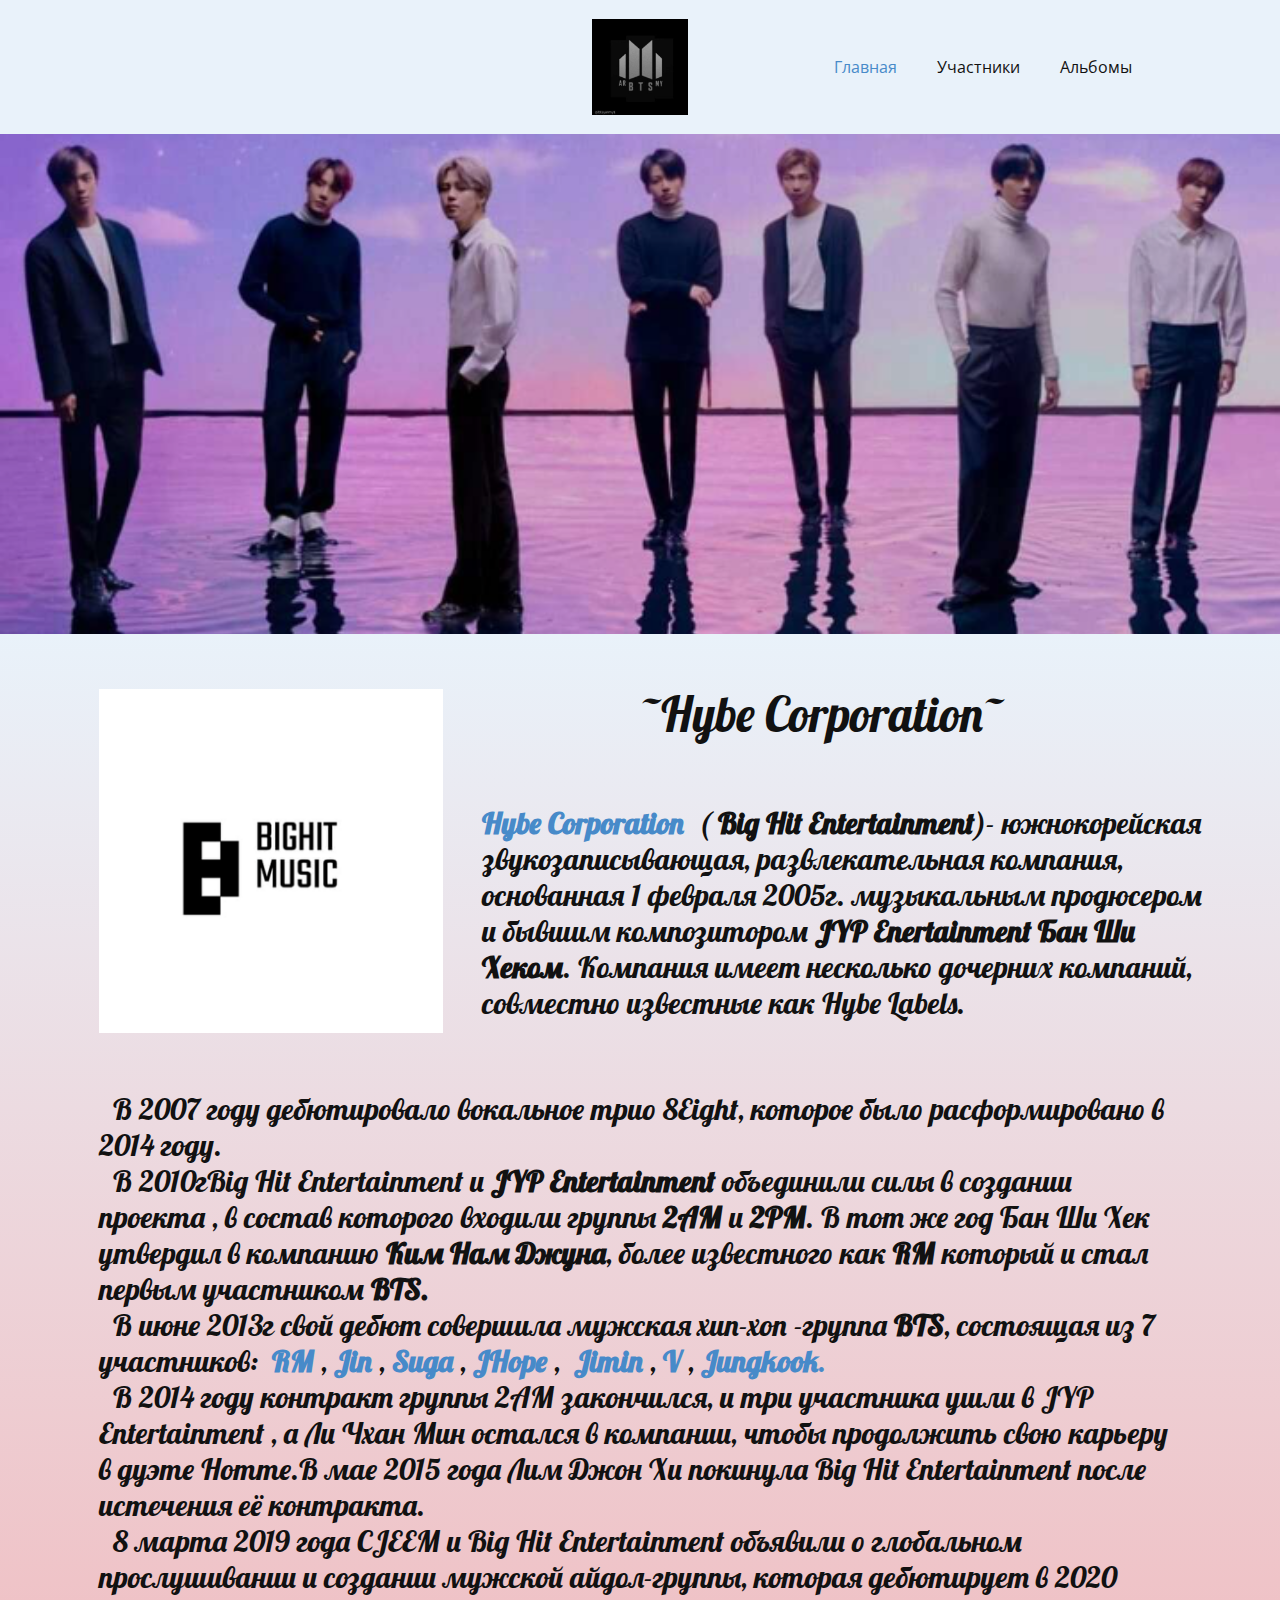
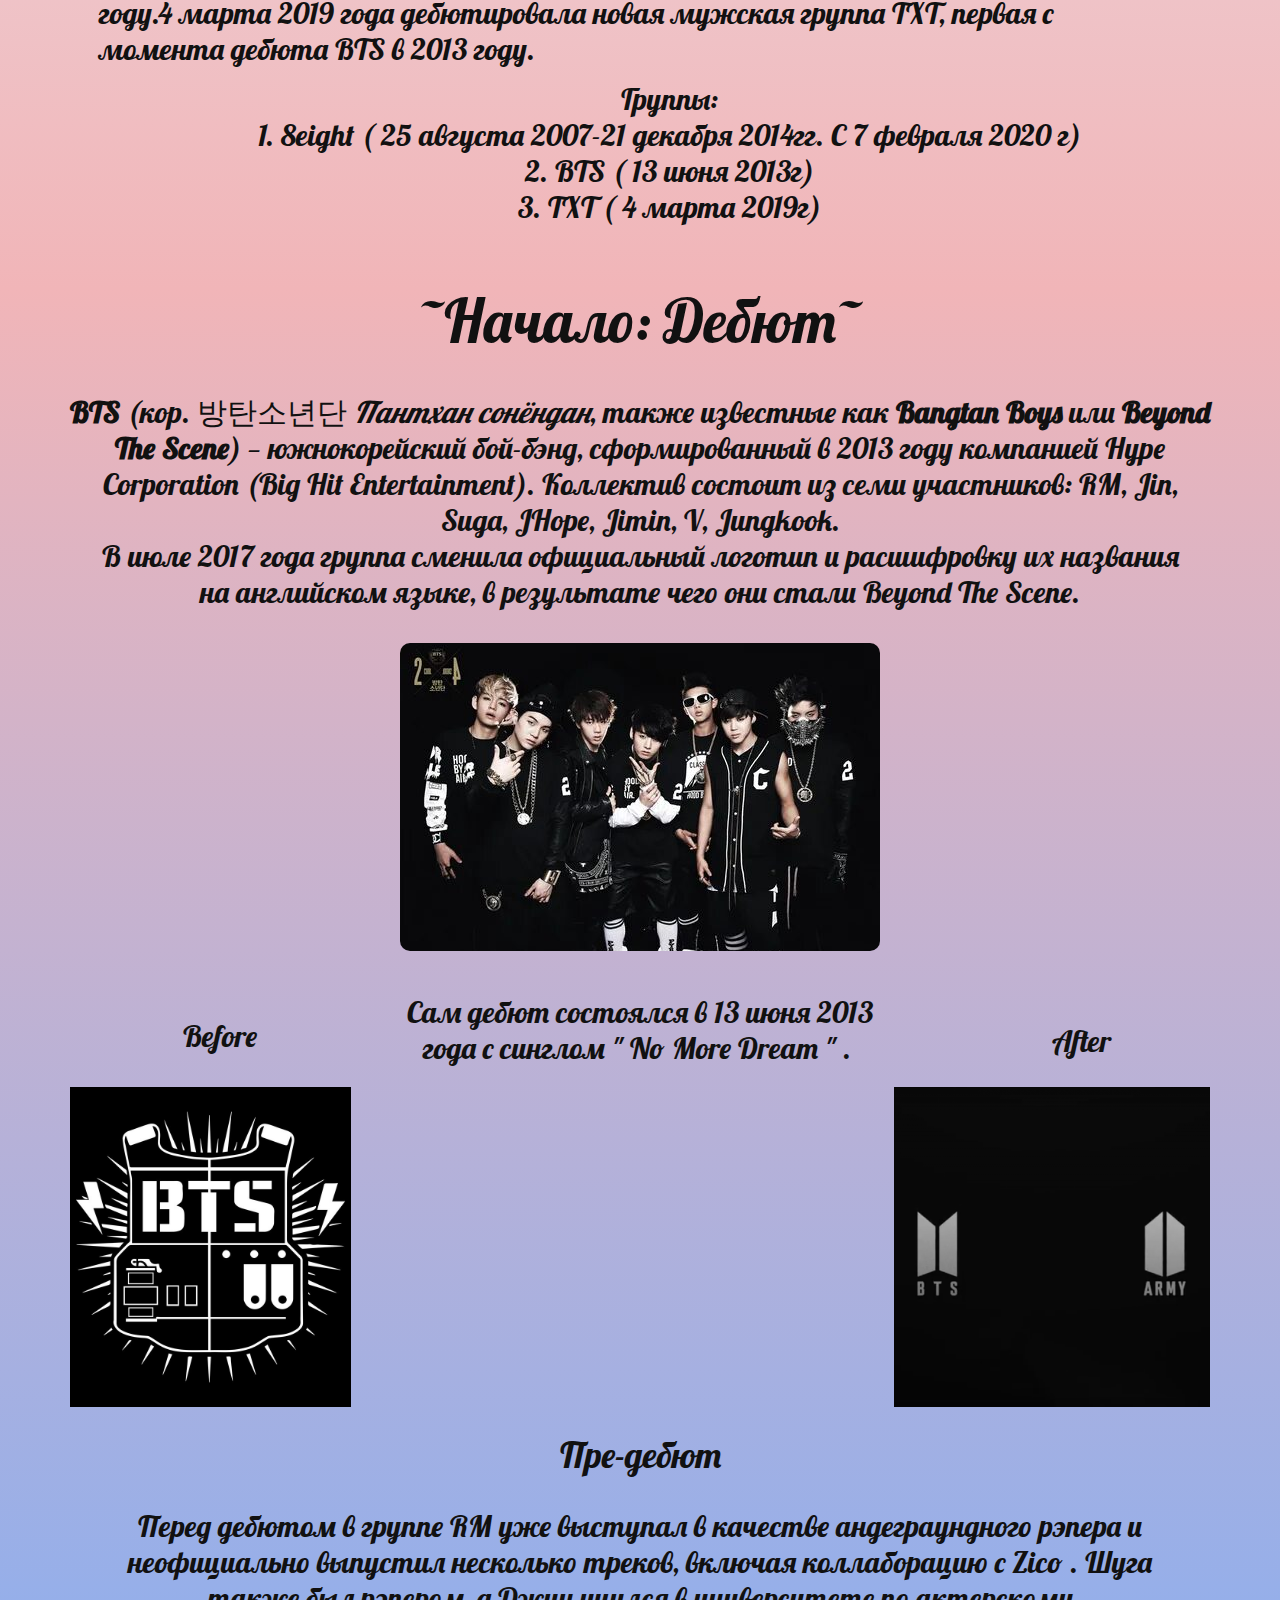
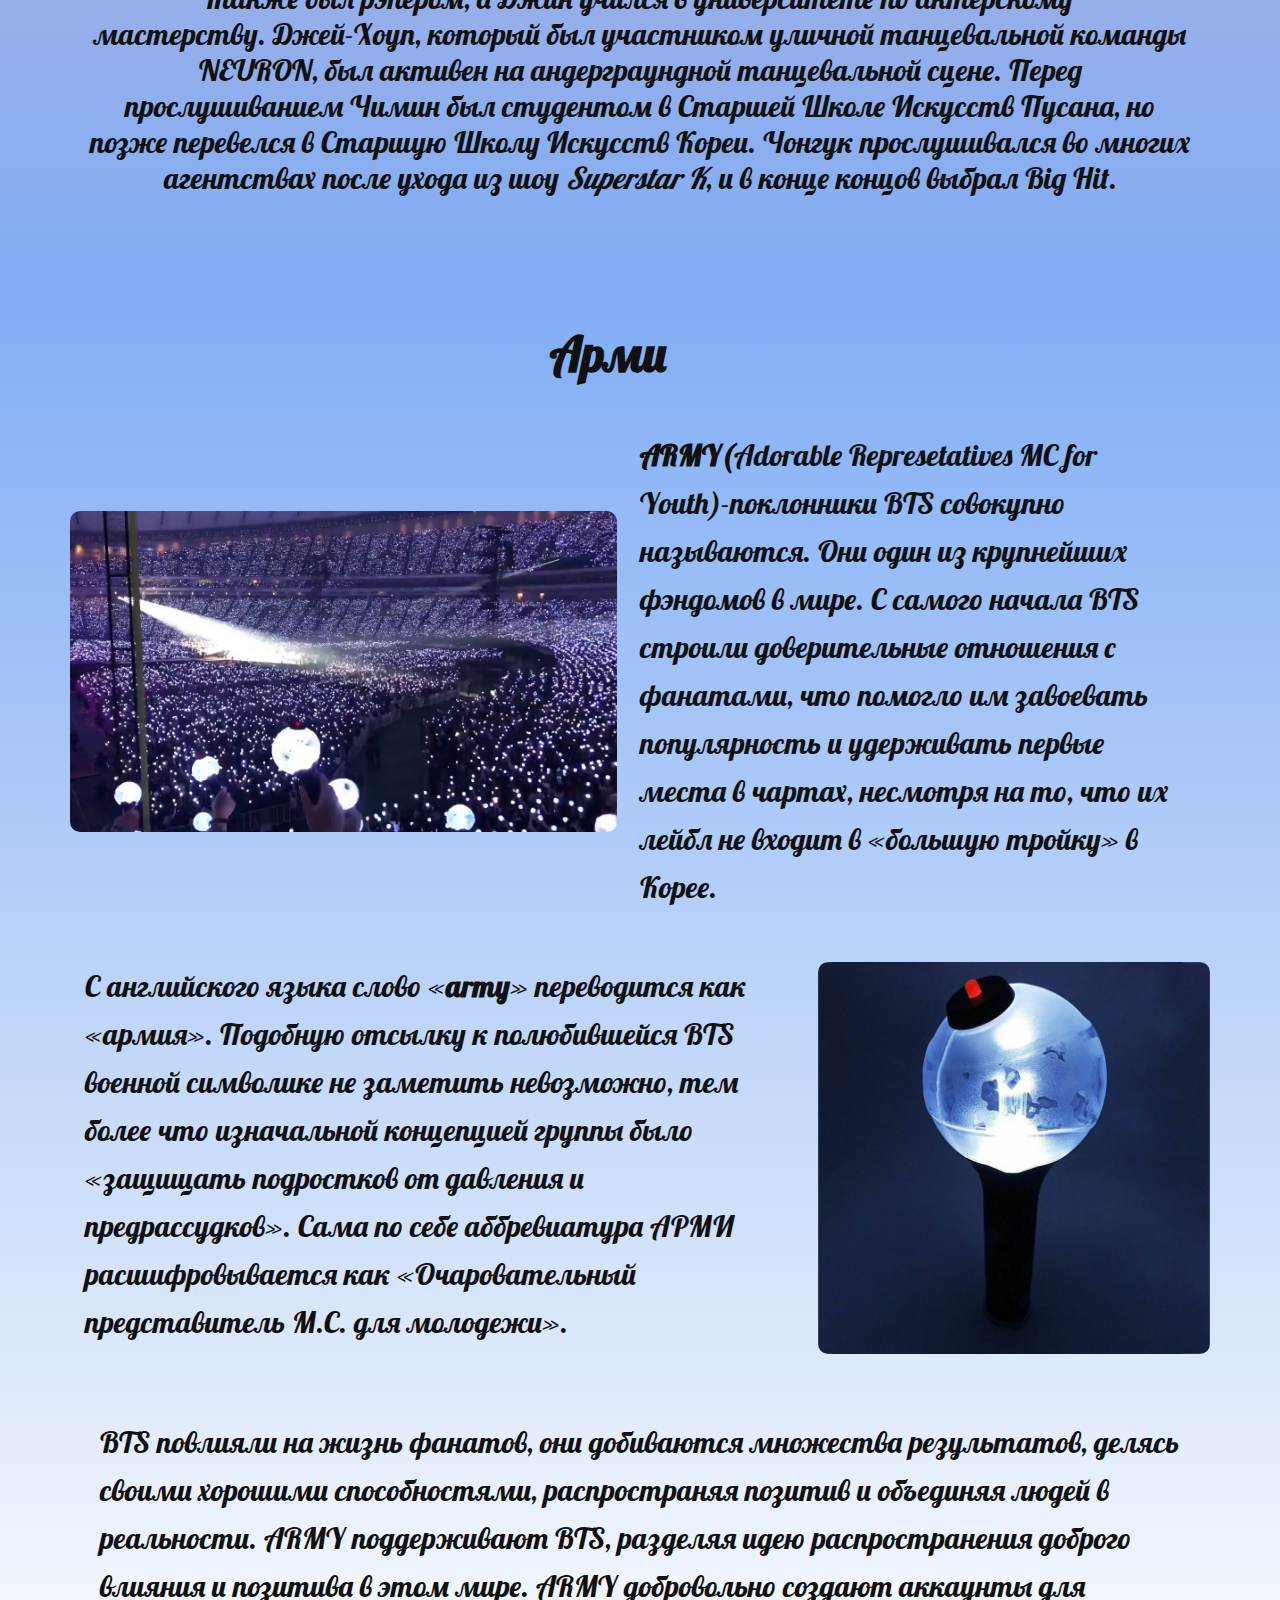
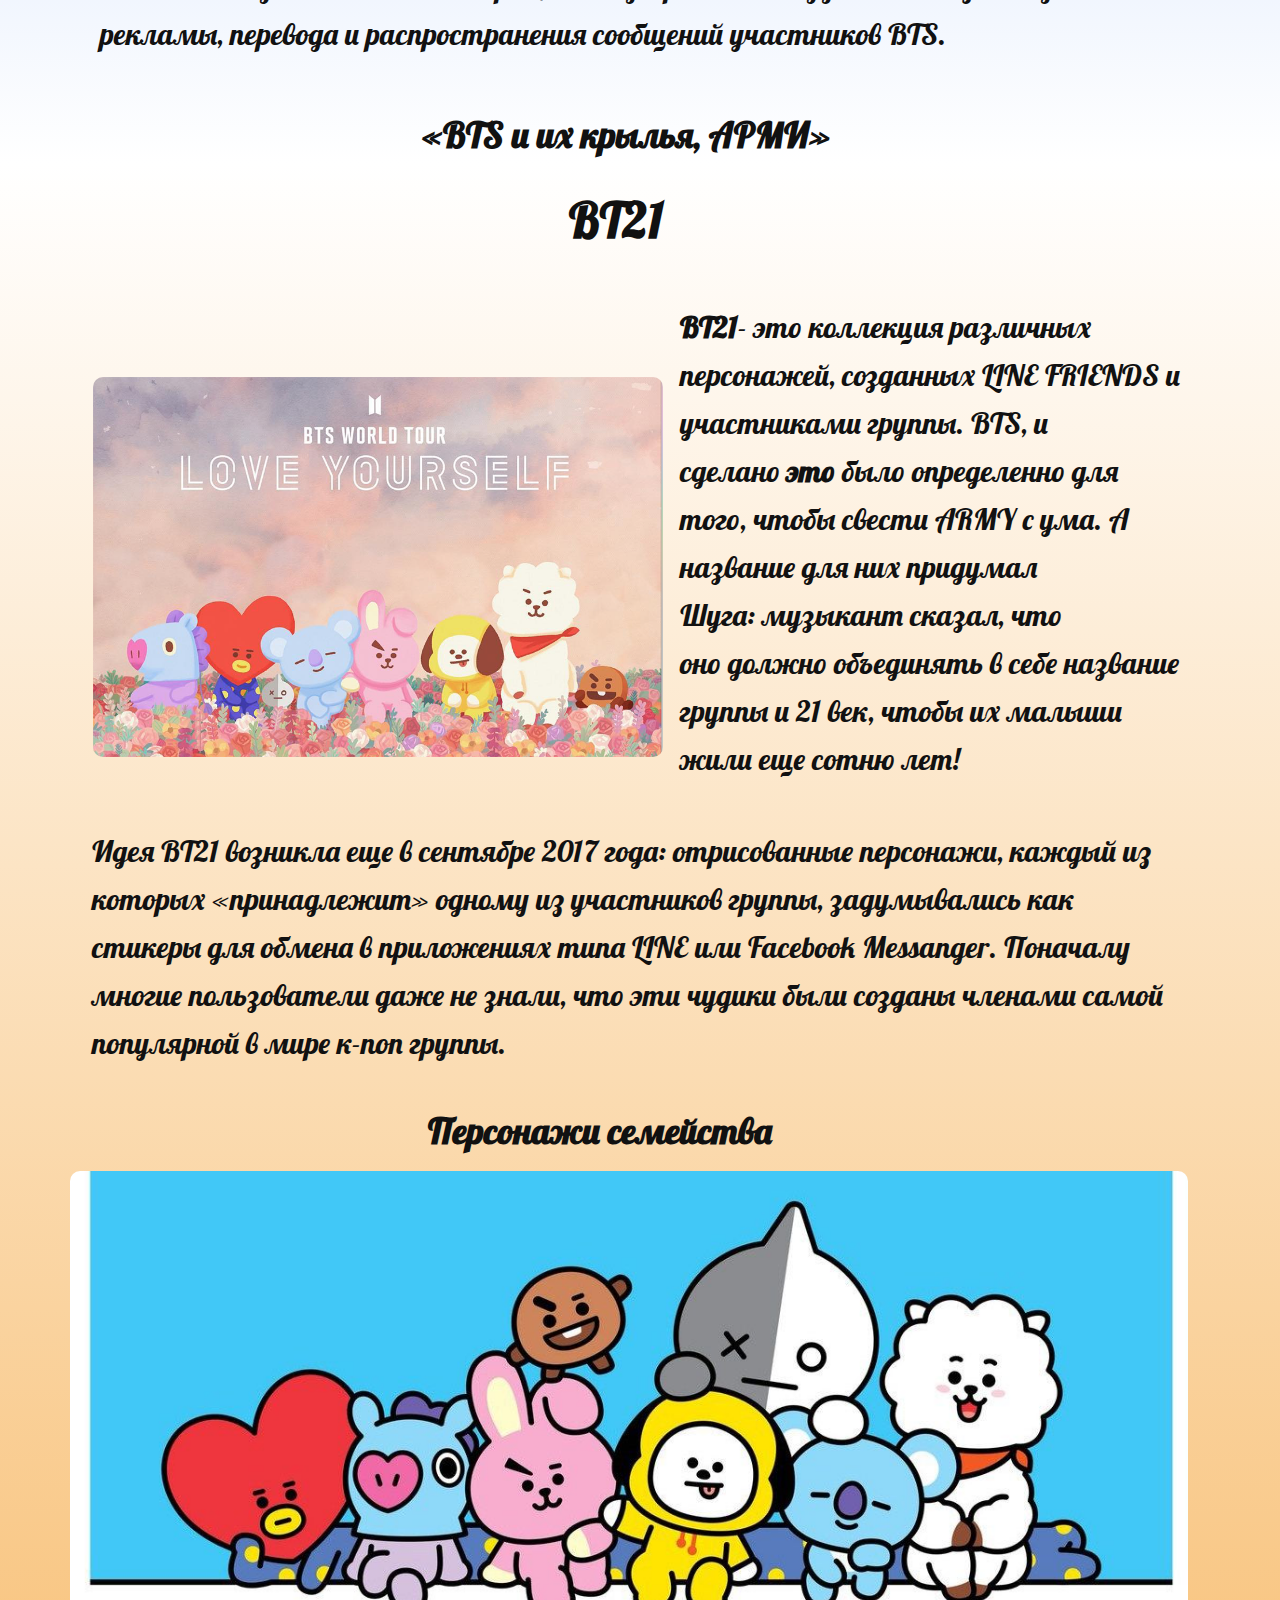
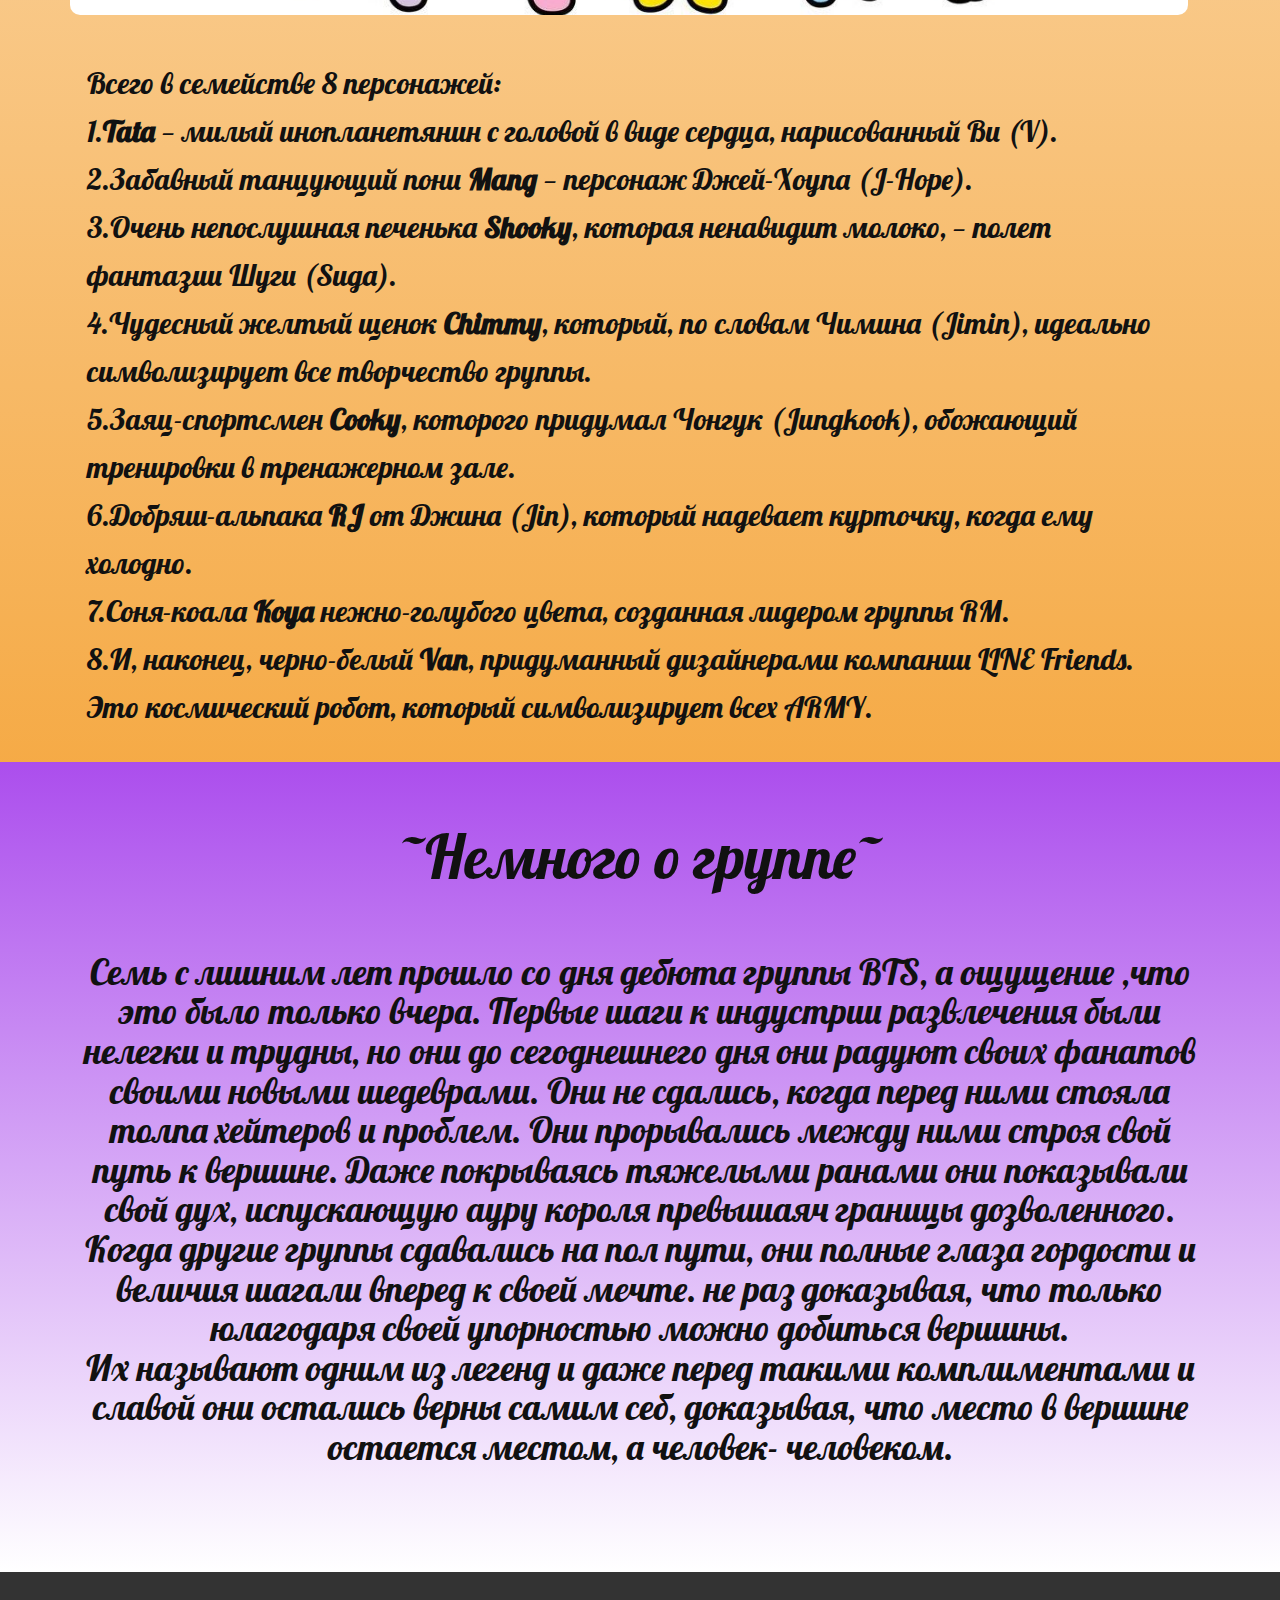
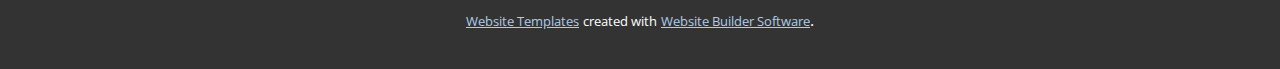
<file: index.html>
<!DOCTYPE html>
<html style="font-size: 16px;" lang="ru-RU">
  <head>
    <meta name="viewport" content="width=device-width, initial-scale=1.0">
    <meta charset="utf-8">
    <meta name="keywords" content="~Hybe Corporation~, Ким Намджун, RM, Ким Сокджин, Jin, Мин Юнги, Suga, Чон Хосок, JHope, Пак Чимин, Jimin, Ким Техён, V, Чон Чонгук, Jungkook, ~Немного о группе~, Семь с лишним лет прошло со дня дебюта группы BTS,а ощущение ,что это было только вчера. Первые шаги к индустрии развлечения были нелегки и трудны, но они до сегоднешнего дня они радуют своих фанатов своими новыми шедеврами.&nbsp;Они не сдались, когда перед ними стояла толпа хейтеров и проблем. Они прорывались между ними строя свой путь к вершине. Даже покрываясь тяжелыми ранами они показывали свой дух, испускающую ауру короля превышаяч границы дозволенного. Когда другие группы сдавались на пол пути, они полные глаза гордости и величия шагали вперед к своей мечте. не раз доказывая, что только юлагодаря своей упорностью можно добиться вершины.Их называют одним из легенд и даже перед такими комплиментами и славой они остались верны самим себ, доказывая, что место в вершине остается местом, а человек- человеком.">
    <meta name="description" content="">
    <meta name="page_type" content="np-template-header-footer-from-plugin">
    <title>Главная</title>
    <link rel="stylesheet" href="nicepage.css" media="screen">
<link rel="stylesheet" href="Главная.css" media="screen">
    <script class="u-script" type="text/javascript" src="jquery.js" defer=""></script>
    <script class="u-script" type="text/javascript" src="nicepage.js" defer=""></script>
    <meta name="generator" content="Nicepage 4.7.1, nicepage.com">
    <link rel="icon" href="images/favicon1.jpg">
    <link id="u-theme-google-font" rel="stylesheet" href="https://fonts.googleapis.com/css?family=Roboto:100,100i,300,300i,400,400i,500,500i,700,700i,900,900i|Open+Sans:300,300i,400,400i,500,500i,600,600i,700,700i,800,800i">
    <link id="u-page-google-font" rel="stylesheet" href="https://fonts.googleapis.com/css?family=Lobster:400|Aclonica:400">
    
    
    
    
    
    
    
    <script type="application/ld+json">{
		"@context": "http://schema.org",
		"@type": "Organization",
		"name": "Site1",
		"logo": "images/b0b5af65-2be4-3427-ec45-9a8c1a97b3d8.jpg",
		"sameAs": [
				"https://facebook.com/name",
				"https://twitter.com/name",
				"https://instagram.com/name"
		]
}</script>
    <meta name="theme-color" content="#478ac9">
    <meta name="twitter:site" content="@">
    <meta name="twitter:card" content="summary_large_image">
    <meta name="twitter:title" content="Главная">
    <meta name="twitter:description" content="Site1">
    <meta property="og:title" content="Главная">
    <meta property="og:description" content="">
    <meta property="og:type" content="website">
  </head>
  <body data-home-page="Главная.html" data-home-page-title="Главная" class="u-body u-xl-mode"><header class="u-align-center-sm u-align-center-xs u-clearfix u-header u-palette-1-light-3 u-header" id="sec-4e36"><div class="u-clearfix u-sheet u-sheet-1">
        <a href="https://nicepage.com/k/offer-html-templates" class="u-image u-logo u-image-1" data-image-width="320" data-image-height="320">
          <img src="images/b0b5af65-2be4-3427-ec45-9a8c1a97b3d8.jpg" class="u-logo-image u-logo-image-1">
        </a>
        <nav class="u-align-left u-menu u-menu-dropdown u-offcanvas u-menu-1">
          <div class="menu-collapse" style="font-size: 1rem;">
            <a class="u-button-style u-nav-link" href="#">
              <svg class="u-svg-link" preserveAspectRatio="xMidYMin slice" viewBox="0 0 302 302" style=""><use xmlns:xlink="http://www.w3.org/1999/xlink" xlink:href="#svg-8a8f"></use></svg>
              <svg xmlns="http://www.w3.org/2000/svg" xmlns:xlink="http://www.w3.org/1999/xlink" version="1.1" id="svg-8a8f" x="0px" y="0px" viewBox="0 0 302 302" style="enable-background:new 0 0 302 302;" xml:space="preserve" class="u-svg-content"><g><rect y="36" width="302" height="30"></rect><rect y="236" width="302" height="30"></rect><rect y="136" width="302" height="30"></rect>
</g><g></g><g></g><g></g><g></g><g></g><g></g><g></g><g></g><g></g><g></g><g></g><g></g><g></g><g></g><g></g></svg>
            </a>
          </div>
          <div class="u-custom-menu u-nav-container">
            <ul class="u-nav u-unstyled u-nav-1"><li class="u-nav-item"><a class="u-button-style u-nav-link u-text-active-palette-1-base u-text-hover-palette-2-base" href="Главная.html" style="padding: 26px 20px;">Главная</a>
</li><li class="u-nav-item"><a class="u-button-style u-nav-link u-text-active-palette-1-base u-text-hover-palette-2-base" href="Участники.html" style="padding: 26px 20px;">Участники</a>
</li><li class="u-nav-item"><a class="u-button-style u-nav-link u-text-active-palette-1-base u-text-hover-palette-2-base" href="#" target="_blank" style="padding: 26px 20px;">Альбомы</a>
</li></ul>
          </div>
          <div class="u-custom-menu u-nav-container-collapse">
            <div class="u-align-center u-black u-container-style u-inner-container-layout u-opacity u-opacity-95 u-sidenav">
              <div class="u-inner-container-layout u-sidenav-overflow">
                <div class="u-menu-close"></div>
                <ul class="u-align-center u-nav u-popupmenu-items u-unstyled u-nav-2"><li class="u-nav-item"><a class="u-button-style u-nav-link" href="Главная.html">Главная</a>
</li><li class="u-nav-item"><a class="u-button-style u-nav-link" href="Участники.html">Участники</a>
</li><li class="u-nav-item"><a class="u-button-style u-nav-link" href="#" target="_blank">Альбомы</a>
</li></ul>
              </div>
            </div>
            <div class="u-black u-menu-overlay u-opacity u-opacity-70"></div>
          </div>
        </nav>
      </div></header>
    <section class="u-clearfix u-image u-section-1" id="sec-786a" data-image-width="718" data-image-height="436">
      <div class="u-clearfix u-sheet u-sheet-1"></div>
    </section>
    <section class="u-clearfix u-gradient u-section-2" id="sec-bbff">
      <div class="u-align-left u-clearfix u-sheet u-sheet-1">
        <h1 class="u-custom-font u-font-lobster u-text u-text-1">~Hybe Corporation~</h1>
        <img class="u-expanded-width-xs u-image u-image-default u-preserve-proportions u-image-1" src="images/BigHit_Music_logo.png" alt="" data-image-width="350" data-image-height="350">
        <h3 class="u-custom-font u-font-lobster u-text u-text-2">
          <span style="font-weight: 700;">
            <a href="Главная.html#sec-bbff" data-page-id="790927839" class="u-active-none u-border-none u-btn u-button-link u-button-style u-hover-none u-none u-text-palette-1-base u-btn-1">Hybe Corporation</a>
          </span>&nbsp;( <span style="font-weight: 700;">Big Hit Entertainment</span>)- южнокорейская звукозаписывающая, развлекательная компания, основанная 1 февраля 2005г. музыкальным продюсером и бывшим композитором <span style="font-weight: 700;">JYP Enertainment Бан Ши Хеком</span>. Компания имеет несколько дочерних компаний, совместно известные как Hybe Labels.
        </h3>
        <h3 class="u-custom-font u-font-lobster u-text u-text-3">&nbsp; В 2007 году дебютировало вокальное трио 8Eight, которое было расформировано в 2014 году.<br>&nbsp; В 2010гBig Hit Entertainment и <span style="font-weight: 700;">JYP Entertainment</span>&nbsp;объединили силы в создании проекта , в состав которого входили группы <span style="font-weight: 700;">2AM </span>и <span style="font-weight: 700;">2PM</span>.&nbsp;В тот же год Бан&nbsp;Ши Хек утвердил в компанию <span style="font-weight: 700;">Ким Нам Джуна</span>, более известного как <span style="font-weight: 700;">RM </span>который и стал первым участником <span style="font-weight: 700;">BTS.</span>
          <br>&nbsp; В июне 2013г свой дебют совершила мужская хип-хоп -группа <span style="font-weight: 700;">BTS</span>, состоящая из 7 участников:&nbsp; <span style="font-weight: 700;">
            <a href="Участники.html#sec-99ee" data-page-id="22385074" class="u-active-none u-border-none u-btn u-button-link u-button-style u-hover-none u-none u-text-palette-1-base u-btn-2">RM</a>
          </span>, <span style="font-weight: 700;">
            <a href="Участники.html#sec-81f3" data-page-id="22385074" class="u-active-none u-border-none u-btn u-button-link u-button-style u-hover-none u-none u-text-palette-1-base u-btn-3">Jin</a>
          </span>, <span style="font-weight: 700;">
            <a href="Участники.html#sec-1437" data-page-id="22385074" class="u-active-none u-border-none u-btn u-button-link u-button-style u-hover-none u-none u-text-palette-1-base u-btn-4">Suga</a>
          </span>, <span style="font-weight: 700;">
            <a href="Участники.html#sec-ce7f" data-page-id="22385074" class="u-active-none u-border-none u-btn u-button-link u-button-style u-hover-none u-none u-text-palette-1-base u-btn-5">JHope</a>
          </span>,&nbsp; <span style="font-weight: 700;">
            <a href="Участники.html#sec-782d" data-page-id="22385074" class="u-active-none u-border-none u-btn u-button-link u-button-style u-hover-none u-none u-text-palette-1-base u-btn-6">Jimin</a>
          </span>, <span style="font-weight: 700;">
            <a href="Участники.html#sec-8699" data-page-id="22385074" class="u-active-none u-border-none u-btn u-button-link u-button-style u-hover-none u-none u-text-palette-1-base u-btn-7">V</a>
          </span>,<a href="Участники.html#sec-21b6" data-page-id="22385074" class="u-active-none u-border-none u-btn u-button-link u-button-style u-hover-none u-none u-text-palette-1-base u-btn-8">
            <span style="font-weight: 700;">Jungkook</span>.
          </a>
          <br>&nbsp; В 2014 году контракт группы&nbsp;2АМ&nbsp;закончился, и три участника ушли в&nbsp;JYP Entertainment&nbsp;, а Ли Чхан Мин остался в компании, чтобы продолжить свою карьеру в дуэте Homme.В мае 2015 года Лим Джон Хи покинула Big Hit Entertainment после истечения её контракта.<br>&nbsp; 8 марта 2019 года CJEEM&nbsp;и Big Hit Entertainment объявили о глобальном прослушивании и создании мужской айдол-группы, которая дебютирует в 2020 году.4 марта 2019 года дебютировала новая мужская группа TXT, первая с момента дебюта BTS&nbsp;в 2013 году.
        </h3>
        <h3 class="u-align-center u-custom-font u-font-lobster u-text u-text-4">Группы:<br>1. 8eight (&nbsp;25 августа 2007-21 декабря 2014гг. С 7 февраля 2020 г)<br>2. BTS ( 13 июня 2013г)<br>3. TXT (&nbsp;4 марта 2019г)
        </h3>
      </div>
    </section>
    <section class="u-align-center u-clearfix u-gradient u-section-3" id="sec-be8e">
      <div class="u-clearfix u-sheet u-sheet-1">
        <h1 class="u-text u-title u-text-1">~Начало: Дебют~ </h1>
        <h3 class="u-custom-font u-font-lobster u-text u-text-2"><b>BTS</b>&nbsp;(кор.&nbsp;방탄소년단&nbsp;<i>Пантхан сонёндан</i>, также известные как&nbsp;<b>Bangtan Boys</b>&nbsp;или&nbsp;<b>Beyond The Scene</b>)&nbsp;—&nbsp;<a href="https://ru.wikipedia.org/wiki/%D0%A0%D0%B5%D1%81%D0%BF%D1%83%D0%B1%D0%BB%D0%B8%D0%BA%D0%B0_%D0%9A%D0%BE%D1%80%D0%B5%D1%8F" title="Республика Корея" class="u-active-none u-border-none u-btn u-button-link u-button-style u-hover-none u-none u-text-body-color u-btn-1">южнокорейский</a>&nbsp;<a href="https://ru.wikipedia.org/wiki/%D0%91%D0%BE%D0%B9-%D0%B1%D1%8D%D0%BD%D0%B4" title="Бой-бэнд" class="u-active-none u-border-none u-btn u-button-link u-button-style u-hover-none u-none u-text-body-color u-btn-2">бой-бэнд</a>, сформированный в 2013 году компанией Hype Corporation<span class="u-text-palette-1-base">&nbsp;</span>(<a href="https://ru.wikipedia.org/wiki/Big_Hit_Entertainment" title="Big Hit Entertainment" class="u-active-none u-border-none u-btn u-button-link u-button-style u-hover-none u-none u-text-body-color u-btn-3">Big Hit Entertainment</a>). Коллектив состоит из семи участников: RM, Jin, Suga, JHope, Jimin, V, Jungkook.<br>В июле 2017 года группа сменила официальный логотип и расшифровку их названия на&nbsp;<a href="https://ru.wikipedia.org/wiki/%D0%90%D0%BD%D0%B3%D0%BB%D0%B8%D0%B9%D1%81%D0%BA%D0%B8%D0%B9_%D1%8F%D0%B7%D1%8B%D0%BA" title="Английский язык" class="u-active-none u-border-none u-btn u-button-link u-button-style u-hover-none u-none u-text-body-color u-btn-4">английском языке</a>, в результате чего они стали Beyond The Scene.<br>
        </h3>
        <img class="u-expanded-width-xs u-image u-image-round u-radius-10 u-image-1" src="images/18217732-bedb-ebe8-5a73-1dc4955cd66b.jpg" alt="" data-image-width="480" data-image-height="320">
        <h3 class="u-custom-font u-font-lobster u-text u-text-3">Сам дебют состоялся в 13 июня 2013 года с синглом " No More Dream " .&nbsp;</h3>
        <h3 class="u-align-center u-custom-font u-font-lobster u-text u-text-4">Before </h3>
        <h3 class="u-custom-font u-font-lobster u-text u-text-5">After</h3>
        <img class="u-image u-image-default u-image-2" src="images/BTS-logo.png" alt="" data-image-width="2048" data-image-height="1109">
        <img class="u-image u-image-default u-image-3" src="images/8c3aa2cc-87da-de89-15bc-58eb5bf38108.jpg" alt="" data-image-width="736" data-image-height="952">
        <h2 class="u-text u-text-6">Пре-дебют</h2>
        <h3 class="u-custom-font u-font-lobster u-text u-text-7">Перед дебютом в группе&nbsp;RM&nbsp;уже выступал в качестве андеграундного рэпера и неофициально выпустил несколько треков, включая коллаборацию с Zico . Шуга также был рэпером, а&nbsp;Джин&nbsp;учился в университете по актерскому мастерству.&nbsp;Джей-Хоуп, который был участником уличной танцевальной команды NEURON, был активен на андерграундной танцевальной сцене. Перед прослушиванием&nbsp;Чимин&nbsp;был студентом в Старшей Школе Искусств Пусана, но позже перевелся в Старшую Школу Искусств Кореи.&nbsp;Чонгук&nbsp;прослушивался во многих агентствах после ухода из шоу&nbsp;<i>Superstar K</i>, и в конце концов выбрал Big Hit.
        </h3>
      </div>
    </section>
    <section class="u-clearfix u-gradient u-section-4" id="sec-3780">
      <div class="u-clearfix u-sheet u-sheet-1">
        <h2 class="u-text u-text-1">Арми<span style="font-weight: 700;"></span>
        </h2>
        <p class="u-align-center-xs u-custom-font u-font-lobster u-text u-text-2">
          <span style="font-weight: 700;">ARMY(</span>Adorable Represetatives MC for Youth)-поклонники BTS совокупно называются.​ Они&nbsp;один из крупнейших фэндомов в мире. С самого начала BTS строили доверительные отношения с фанатами, что помогло им завоевать популярность и удерживать первые места в чартах, несмотря на то, что их лейбл не входит в «большую тройку» в Корее.
        </p>
        <img class="u-expanded-width-xs u-image u-image-round u-radius-10 u-image-1" src="images/25b81c53-ac0b-7b1a-c73c-42561cbd43af.jpg" alt="" data-image-width="1280" data-image-height="720">
        <p class="u-align-center-xs u-custom-font u-font-lobster u-text u-text-3"> С&nbsp;английского языка слово «<span style="font-weight: 700;">army</span>» переводится как «армия». Подобную отсылку к полюбившейся BTS военной символике не заметить невозможно, тем более что изначальной концепцией группы было «защищать подростков от давления и предрассудков». Сама по себе аббревиатура АРМИ расшифровывается как «Очаровательный представитель М.С. для молодежи».&nbsp;
        </p>
        <img class="u-expanded-width-xs u-image u-image-round u-preserve-proportions u-radius-10 u-image-2" src="images/4f5b3be3-5d00-1fcf-e10e-f506b90df9a8.jpg" alt="" data-image-width="800" data-image-height="800">
        <p class="u-align-center-xs u-custom-font u-font-lobster u-text u-text-4"> BTS повлияли на жизнь фанатов, они добиваются множества результатов, делясь своими хорошими способностями, распространяя позитив и объединяя людей в реальности.&nbsp;ARMY поддерживают BTS, разделяя идею распространения доброго влияния и позитива в этом мире. ARMY добровольно создают аккаунты для рекламы, перевода и распространения сообщений участников BTS.<br>
          <br>&nbsp; &nbsp; &nbsp; &nbsp; &nbsp; &nbsp; &nbsp; &nbsp; &nbsp; &nbsp; &nbsp; &nbsp; &nbsp; &nbsp; &nbsp; &nbsp; &nbsp; &nbsp; &nbsp; &nbsp; &nbsp; &nbsp; &nbsp;&nbsp;<span style="font-weight: 700; font-size: 2.25rem;">«BTS и их крылья, АРМИ»</span>
          <br>
        </p>
      </div>
    </section>
    <section class="u-clearfix u-gradient u-section-5" id="sec-32a2">
      <div class="u-clearfix u-sheet u-valign-middle-lg u-valign-middle-md u-valign-middle-sm u-valign-middle-xl u-sheet-1">
        <h2 class="u-text u-text-default u-text-1">BT21</h2>
        <p class="u-align-center-xs u-custom-font u-font-lobster u-text u-text-2">
          <span style="font-weight: 700;">BT21</span>- это коллекция различных персонажей, созданных LINE FRIENDS и участниками группы. BTS, и сделано&nbsp;<b>это</b>&nbsp;было определенно для того, чтобы свести ARMY с ума. А название для них придумал Шуга:&nbsp;музыкант сказал, что оно&nbsp;должно объединять в себе название группы и 21 век, чтобы их малыши жили еще сотню лет!&nbsp;
        </p>
        <img class="u-image u-image-round u-radius-10 u-image-1" src="images/BT21-BTS.png" alt="" data-image-width="990" data-image-height="660">
        <p class="u-align-center-xs u-custom-font u-font-lobster u-text u-text-3">Идея&nbsp;BT21 возникла еще в сентябре 2017 года: отрисованные персонажи, каждый из которых «принадлежит» одному из участников группы, задумывались&nbsp;как стикеры для обмена в приложениях типа&nbsp;LINE или Facebook Messanger. Поначалу многие пользователи даже не знали, что эти чудики были созданы членами самой популярной в мире к-поп группы.</p>
        <h2 class="u-text u-text-4">Персонажи семейства</h2>
        <img class="u-expanded-width-xs u-image u-image-round u-radius-10 u-image-2" src="images/a0764d8a-db7b-4b57-fd0f-175332644439.jpg" alt="" data-image-width="1200" data-image-height="580">
        <p class="u-align-center-xs u-custom-font u-font-lobster u-text u-text-5">Всего в семействе 8 персонажей: <br>1.<span style="font-weight: 700;">Tata</span>&nbsp;— милый инопланетянин с головой в виде сердца, нарисованный&nbsp;Ви&nbsp;(V).<br>2.Забавный танцующий пони&nbsp;<span style="font-weight: 700;">Mang</span>&nbsp;— персонаж&nbsp;Джей-Хоупа&nbsp;(J-Hope).<br>3.Очень непослушная печенька&nbsp;<span style="font-weight: 700;">Shooky</span>, которая ненавидит молоко, — полет фантазии&nbsp;Шуги&nbsp;(Suga).<br>4.Чудесный желтый щенок&nbsp;<span style="font-weight: 700;">Chimmy</span>, который, по словам&nbsp;Чимина&nbsp;(Jimin), идеально символизирует все творчество группы.<br>5.Заяц-спортсмен&nbsp;<span style="font-weight: 700;">Cooky</span>, которого придумал&nbsp;Чонгук&nbsp;(Jungkook), обожающий тренировки в тренажерном зале.<br>6.Добряш-альпака&nbsp;<span style="font-weight: 700;">RJ&nbsp;</span>от&nbsp;Джина&nbsp;(Jin), который надевает курточку, когда ему холодно.<br>7.Соня-коала<span style="font-weight: 700;">&nbsp;Koya&nbsp;</span>нежно-голубого цвета, созданная лидером группы&nbsp;RM.<br>8.И, наконец, черно-белый&nbsp;<span style="font-weight: 700;">Van</span>, придуманный дизайнерами компании&nbsp;LINE Friends. Это космический робот, который символизирует всех ARMY.
        </p>
      </div>
    </section>
    <section class="u-clearfix u-gradient u-section-6" id="sec-5ea6">
      <div class="u-clearfix u-sheet u-sheet-1">
        <h1 class="u-align-center u-custom-font u-font-lobster u-text u-title u-text-1">~Немного о группе~</h1>
        <h2 class="u-align-center u-text u-text-default-lg u-text-default-md u-text-default-sm u-text-default-xl u-text-2">Семь с лишним лет прошло со дня дебюта группы BTS, а ощущение ,что это было только вчера. Первые шаги к индустрии развлечения были нелегки и трудны, но они до сегоднешнего дня они радуют своих фанатов своими новыми шедеврами.&nbsp;Они не сдались, когда перед ними стояла толпа хейтеров и проблем. Они прорывались между ними строя свой путь к вершине. Даже покрываясь тяжелыми ранами они показывали свой дух, испускающую ауру короля превышаяч границы дозволенного. Когда другие группы сдавались на пол пути, они полные глаза гордости и величия шагали вперед к своей мечте. не раз доказывая, что только юлагодаря своей упорностью можно добиться вершины.<br>Их называют одним из легенд и даже перед такими комплиментами и славой они остались верны самим себ, доказывая, что место в вершине остается местом, а человек- человеком.
        </h2>
      </div>
    </section>
    
    
    
    <section class="u-backlink u-clearfix u-grey-80">
      <a class="u-link" href="https://nicepage.com/website-templates" target="_blank">
        <span>Website Templates</span>
      </a>
      <p class="u-text">
        <span>created with</span>
      </p>
      <a class="u-link" href="" target="_blank">
        <span>Website Builder Software</span>
      </a>. 
    </section>
  </body>
</html>
</file>
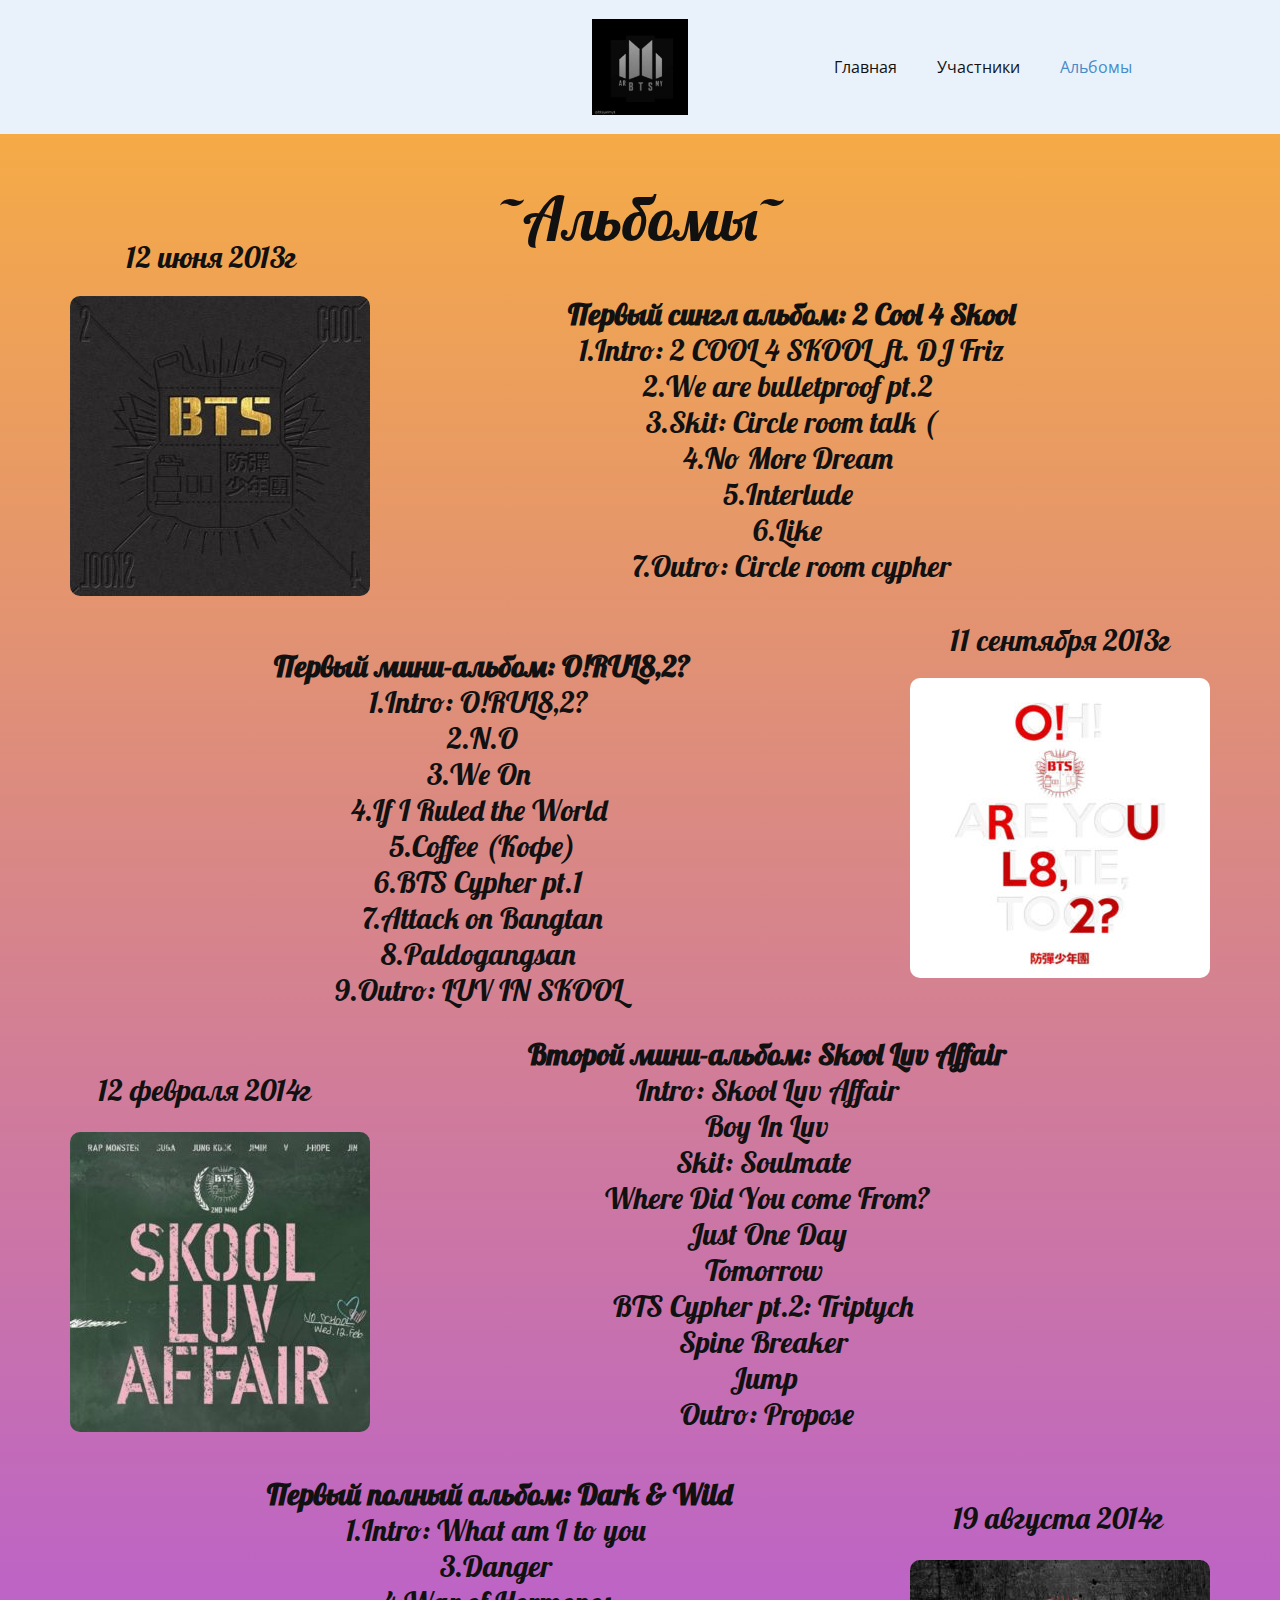
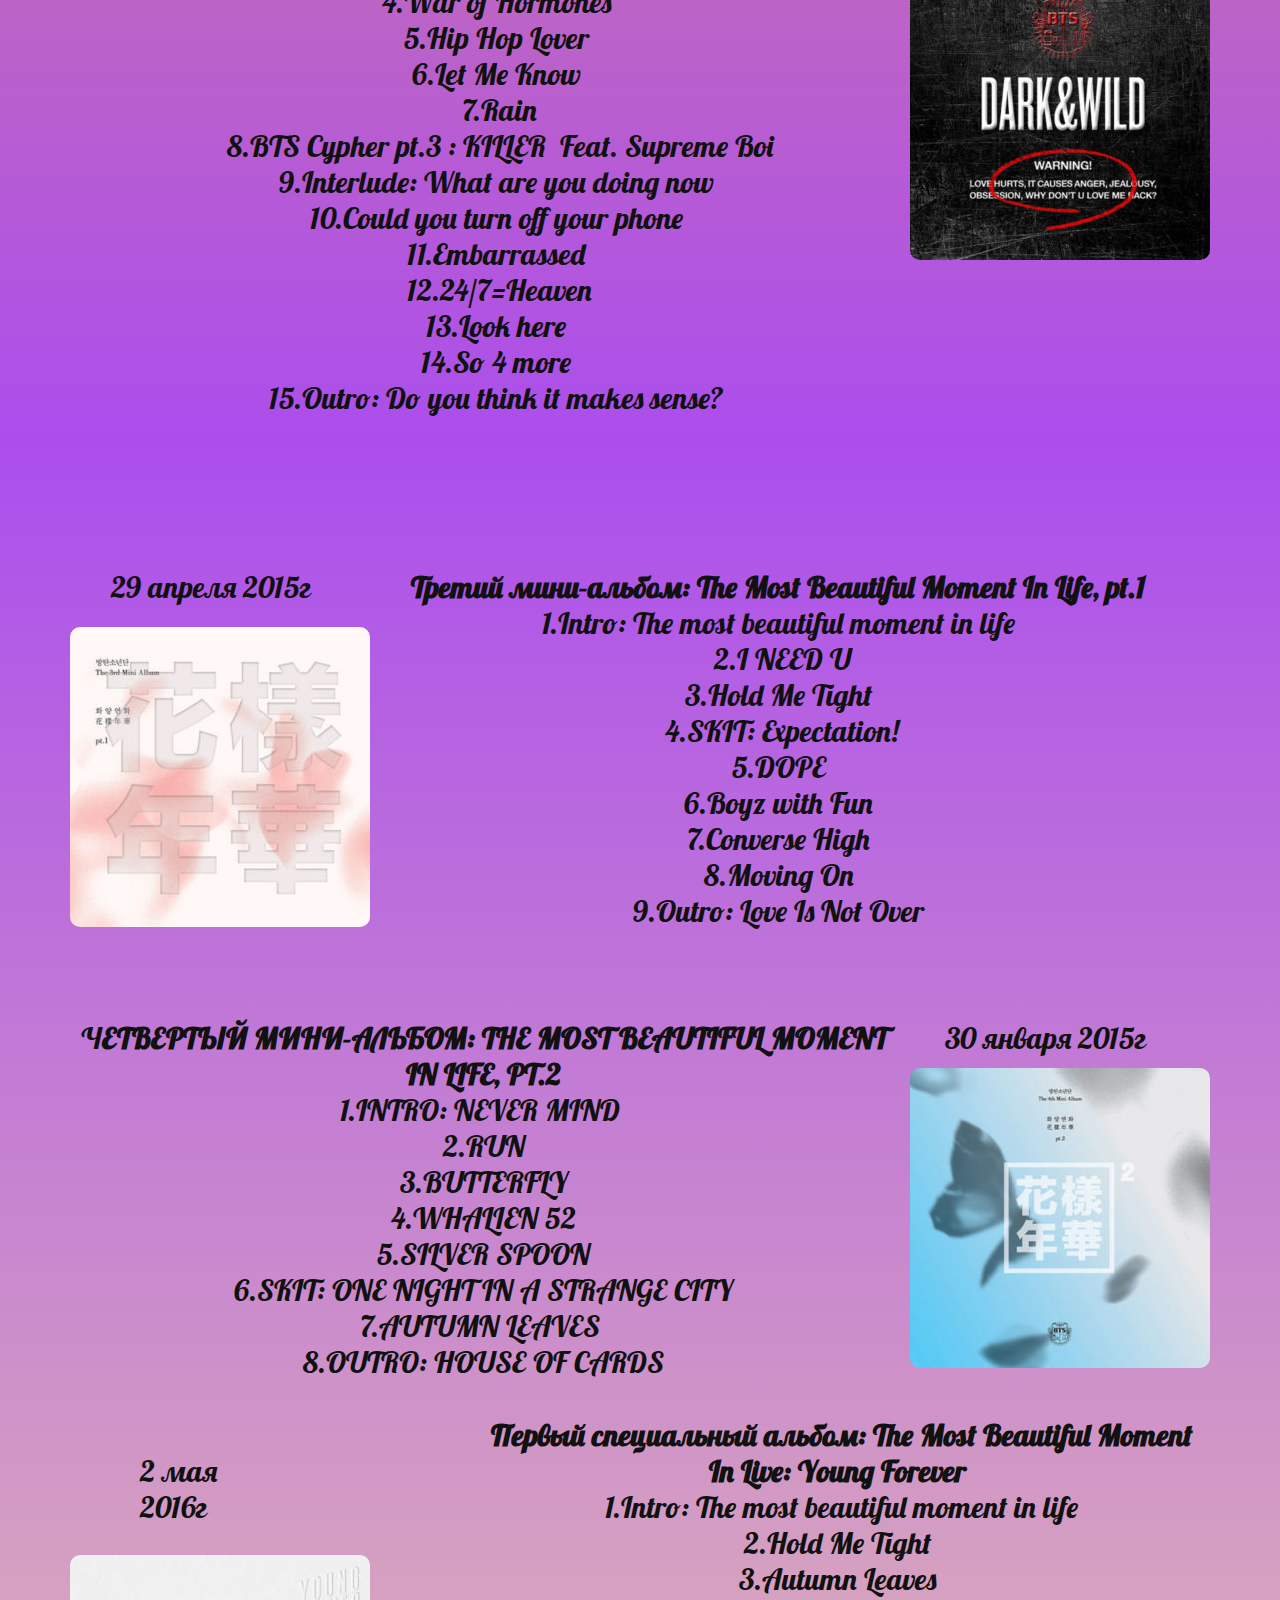
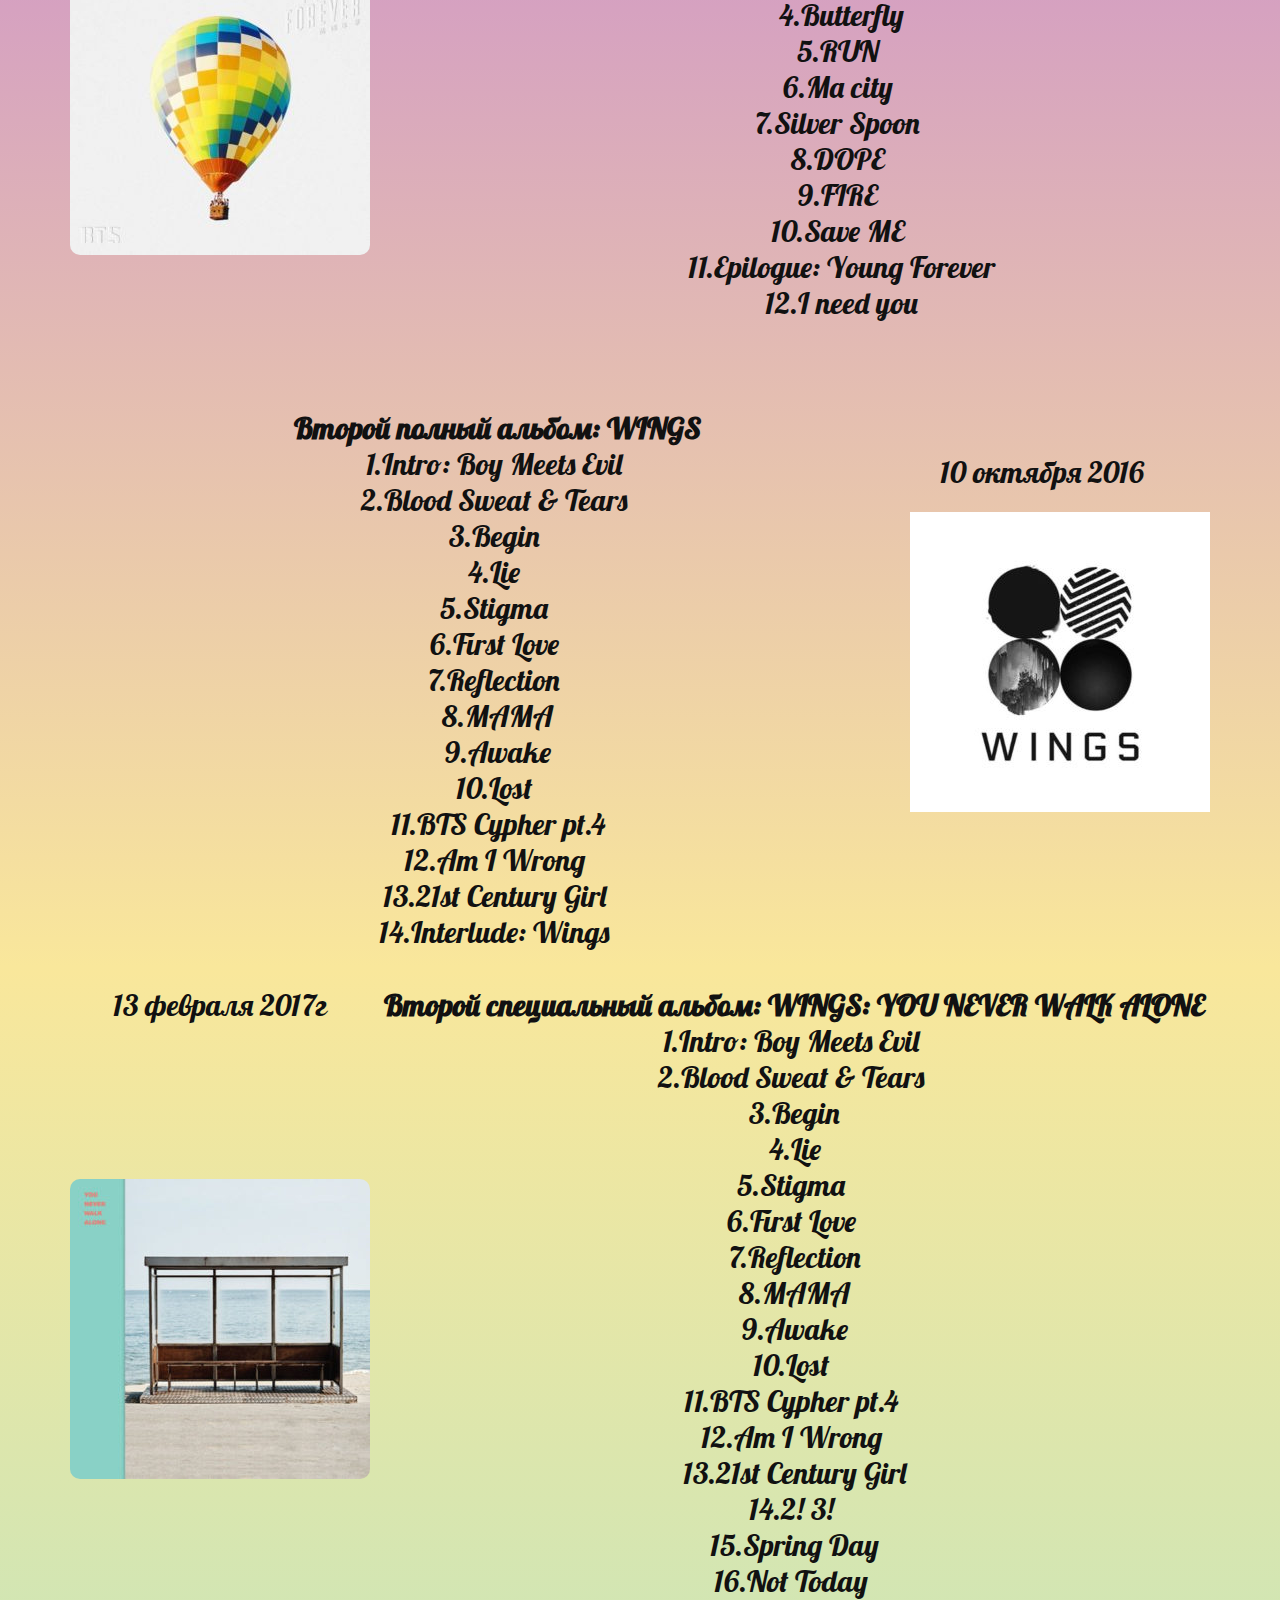
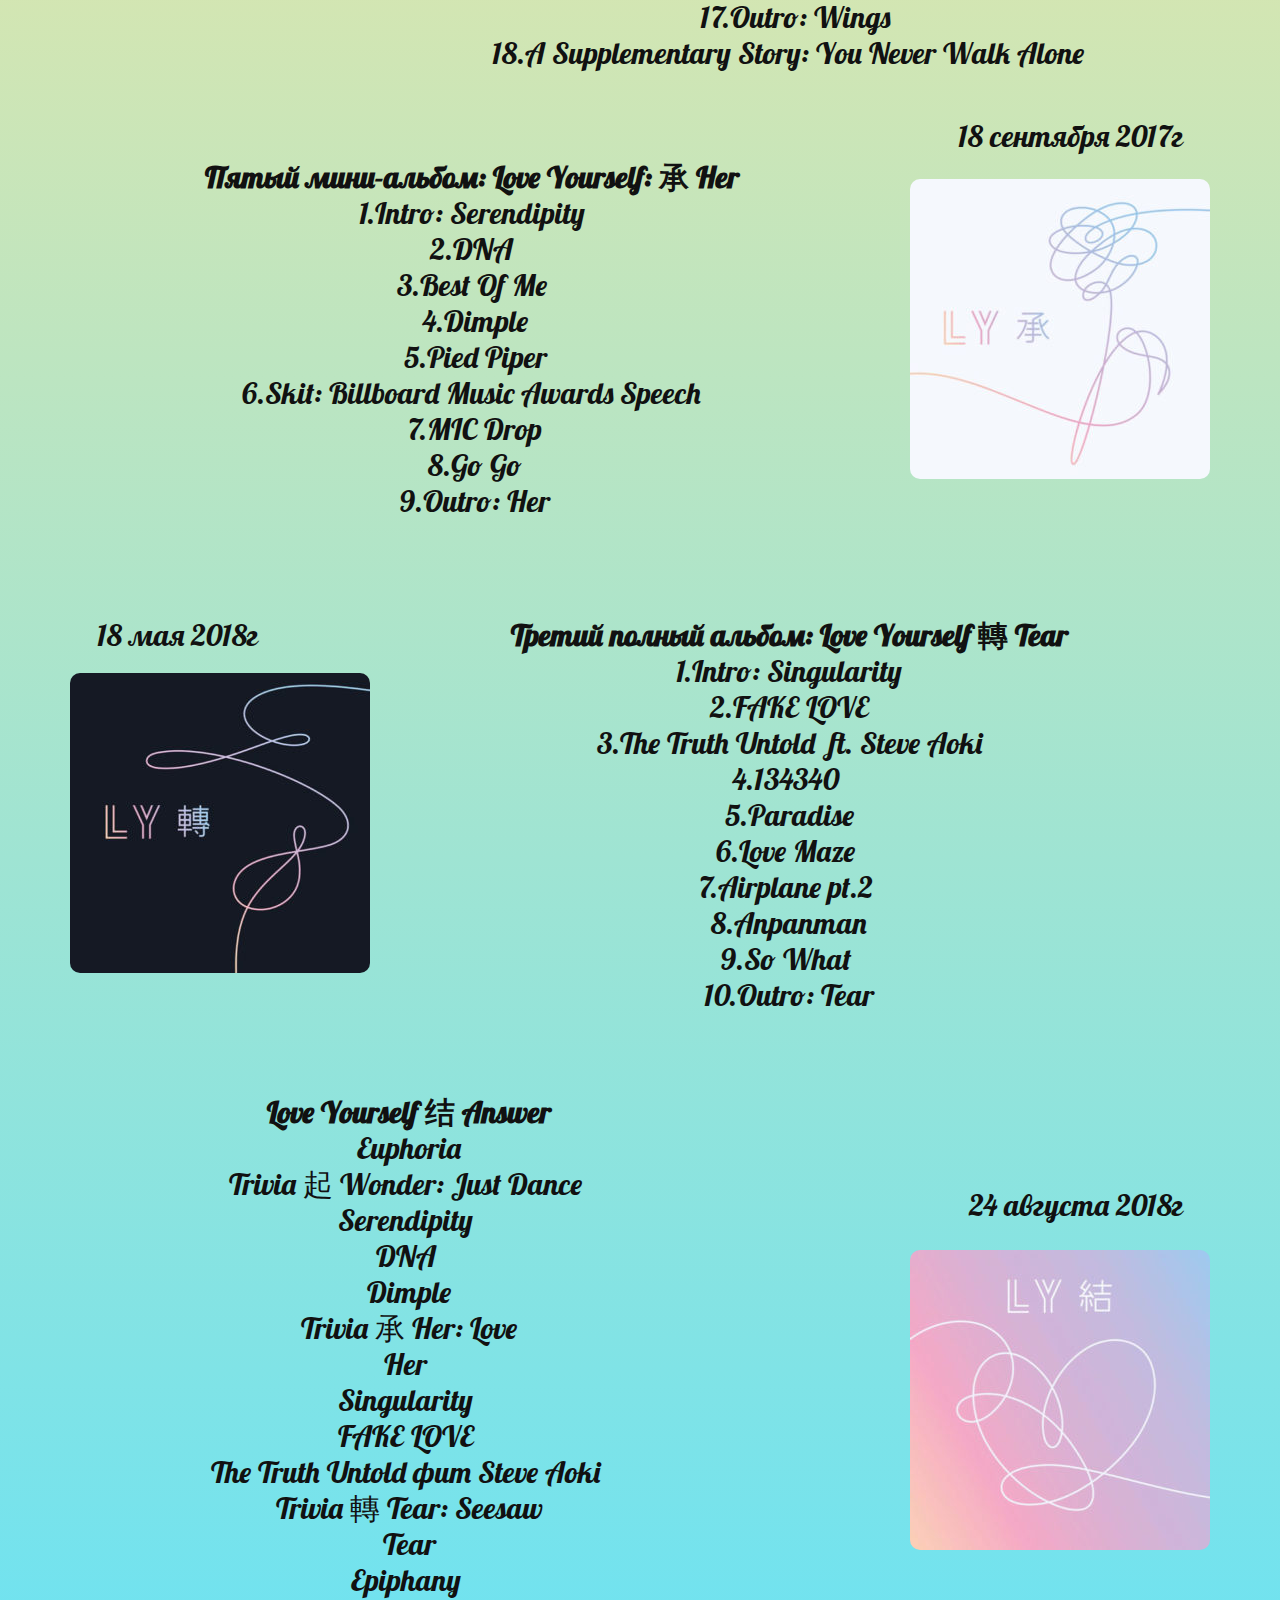
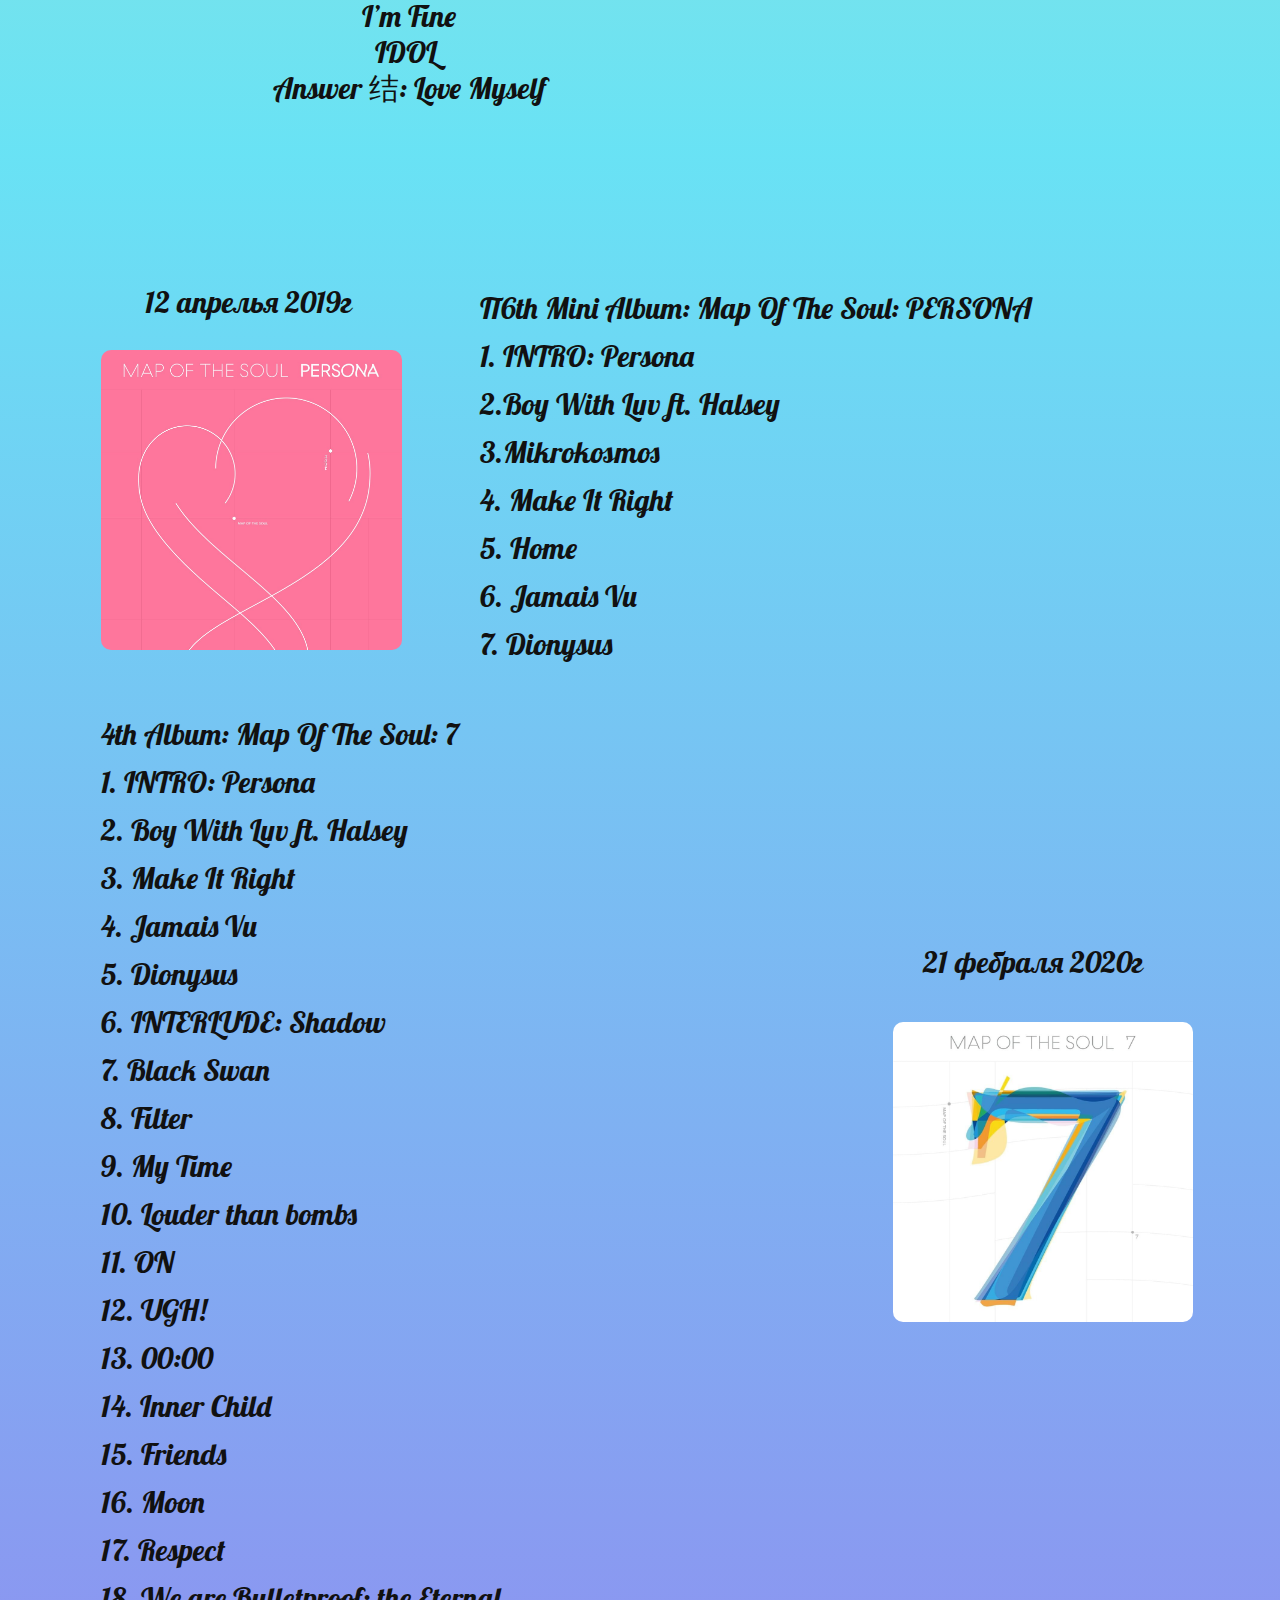
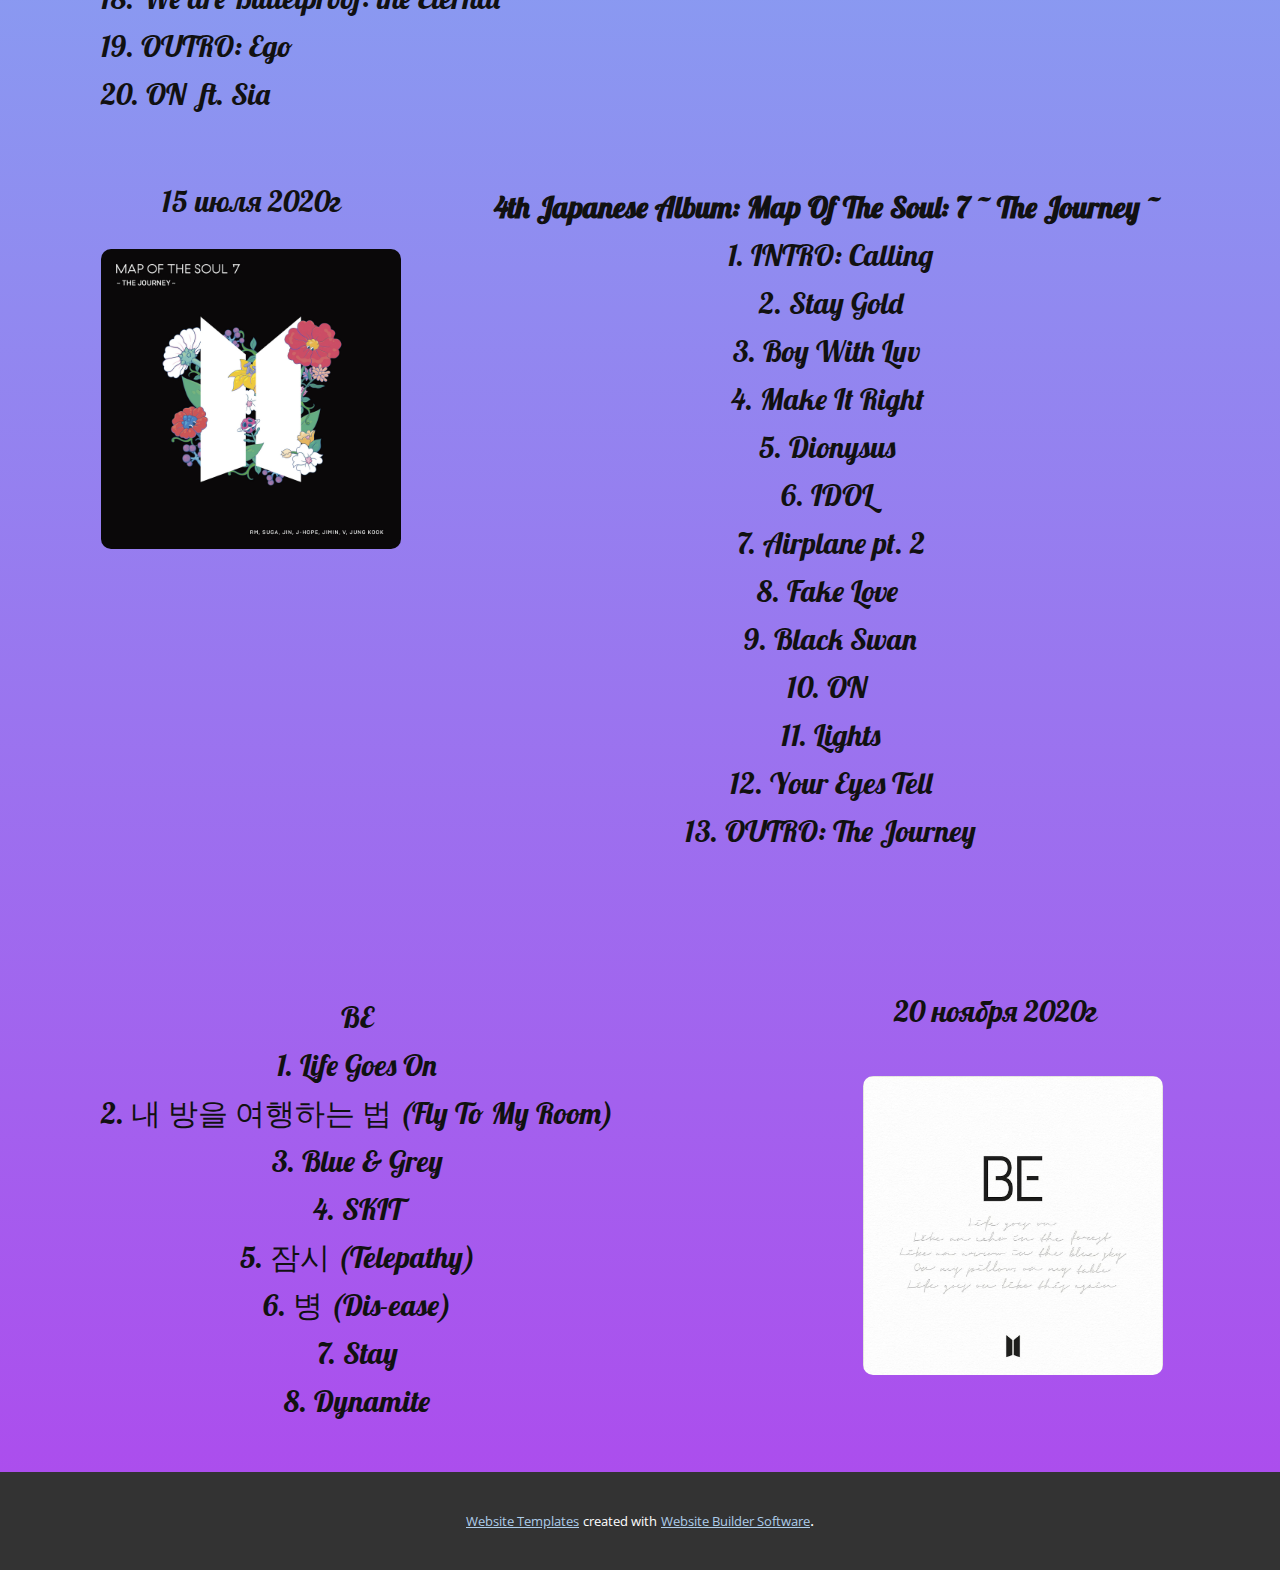
<file: Альбомы.html>
<!DOCTYPE html>
<html style="font-size: 16px;" lang="ru-RU">
  <head>
    <meta name="viewport" content="width=device-width, initial-scale=1.0">
    <meta charset="utf-8">
    <meta name="keywords" content="">
    <meta name="description" content="">
    <meta name="page_type" content="np-template-header-footer-from-plugin">
    <title>Альбомы</title>
    <link rel="stylesheet" href="nicepage.css" media="screen">
<link rel="stylesheet" href="Альбомы.css" media="screen">
    <script class="u-script" type="text/javascript" src="jquery.js" defer=""></script>
    <script class="u-script" type="text/javascript" src="nicepage.js" defer=""></script>
    <meta name="generator" content="Nicepage 4.7.1, nicepage.com">
    <link rel="icon" href="images/favicon1.jpg">
    <link id="u-theme-google-font" rel="stylesheet" href="https://fonts.googleapis.com/css?family=Roboto:100,100i,300,300i,400,400i,500,500i,700,700i,900,900i|Open+Sans:300,300i,400,400i,500,500i,600,600i,700,700i,800,800i">
    <link id="u-page-google-font" rel="stylesheet" href="https://fonts.googleapis.com/css?family=Lobster:400|Aclonica:400">
    
    
    
    
    
    <script type="application/ld+json">{
		"@context": "http://schema.org",
		"@type": "Organization",
		"name": "Site1",
		"logo": "images/b0b5af65-2be4-3427-ec45-9a8c1a97b3d8.jpg",
		"sameAs": [
				"https://facebook.com/name",
				"https://twitter.com/name",
				"https://instagram.com/name"
		]
}</script>
    <meta name="theme-color" content="#478ac9">
    <meta name="twitter:site" content="@">
    <meta name="twitter:card" content="summary_large_image">
    <meta name="twitter:title" content="Альбомы">
    <meta name="twitter:description" content="Site1">
    <meta property="og:title" content="Альбомы">
    <meta property="og:description" content="">
    <meta property="og:type" content="website">
  </head>
  <body class="u-body u-xl-mode"><header class="u-align-center-sm u-align-center-xs u-clearfix u-header u-palette-1-light-3 u-header" id="sec-4e36"><div class="u-clearfix u-sheet u-sheet-1">
        <a href="https://nicepage.com/k/offer-html-templates" class="u-image u-logo u-image-1" data-image-width="320" data-image-height="320">
          <img src="images/b0b5af65-2be4-3427-ec45-9a8c1a97b3d8.jpg" class="u-logo-image u-logo-image-1">
        </a>
        <nav class="u-align-left u-menu u-menu-dropdown u-offcanvas u-menu-1">
          <div class="menu-collapse" style="font-size: 1rem;">
            <a class="u-button-style u-nav-link" href="#">
              <svg class="u-svg-link" preserveAspectRatio="xMidYMin slice" viewBox="0 0 302 302" style=""><use xmlns:xlink="http://www.w3.org/1999/xlink" xlink:href="#svg-8a8f"></use></svg>
              <svg xmlns="http://www.w3.org/2000/svg" xmlns:xlink="http://www.w3.org/1999/xlink" version="1.1" id="svg-8a8f" x="0px" y="0px" viewBox="0 0 302 302" style="enable-background:new 0 0 302 302;" xml:space="preserve" class="u-svg-content"><g><rect y="36" width="302" height="30"></rect><rect y="236" width="302" height="30"></rect><rect y="136" width="302" height="30"></rect>
</g><g></g><g></g><g></g><g></g><g></g><g></g><g></g><g></g><g></g><g></g><g></g><g></g><g></g><g></g><g></g></svg>
            </a>
          </div>
          <div class="u-custom-menu u-nav-container">
            <ul class="u-nav u-unstyled u-nav-1"><li class="u-nav-item"><a class="u-button-style u-nav-link u-text-active-palette-1-base u-text-hover-palette-2-base" href="Главная.html" style="padding: 26px 20px;">Главная</a>
</li><li class="u-nav-item"><a class="u-button-style u-nav-link u-text-active-palette-1-base u-text-hover-palette-2-base" href="Участники.html" style="padding: 26px 20px;">Участники</a>
</li><li class="u-nav-item"><a class="u-button-style u-nav-link u-text-active-palette-1-base u-text-hover-palette-2-base" href="#" target="_blank" style="padding: 26px 20px;">Альбомы</a>
</li></ul>
          </div>
          <div class="u-custom-menu u-nav-container-collapse">
            <div class="u-align-center u-black u-container-style u-inner-container-layout u-opacity u-opacity-95 u-sidenav">
              <div class="u-inner-container-layout u-sidenav-overflow">
                <div class="u-menu-close"></div>
                <ul class="u-align-center u-nav u-popupmenu-items u-unstyled u-nav-2"><li class="u-nav-item"><a class="u-button-style u-nav-link" href="Главная.html">Главная</a>
</li><li class="u-nav-item"><a class="u-button-style u-nav-link" href="Участники.html">Участники</a>
</li><li class="u-nav-item"><a class="u-button-style u-nav-link" href="#" target="_blank">Альбомы</a>
</li></ul>
              </div>
            </div>
            <div class="u-black u-menu-overlay u-opacity u-opacity-70"></div>
          </div>
        </nav>
      </div></header>
    <section class="u-clearfix u-gradient u-section-1" id="sec-212c">
      <div class="u-clearfix u-sheet u-sheet-1">
        <h1 class="u-align-center u-text u-title u-text-1">~Альбомы~</h1>
        <h3 class="u-align-center u-custom-font u-font-lobster u-text u-text-2">12 июня 2013г</h3>
        <img class="u-image u-image-round u-preserve-proportions u-radius-10 u-image-1" src="images/20131.jpg" alt="" data-image-width="300" data-image-height="300">
        <h3 class="u-align-center u-custom-font u-font-lobster u-text u-text-3">
          <span style="font-weight: 700;">Первый сингл альбом: 2 Cool 4 Skool </span>
          <br>1.Intro: 2 COOL 4 SKOOL&nbsp; ft. DJ Friz<br>2.We are bulletproof pt.2&nbsp;<br>3.Skit: Circle room talk (<br>4.No More Dream&nbsp;<br>5.Interlude&nbsp;<br>6.Like&nbsp;<br>7.Outro: Circle room cypher
        </h3>
        <h3 class="u-align-center u-custom-font u-font-lobster u-text u-text-4">11 сентября 2013г</h3>
        <h3 class="u-align-center u-custom-font u-font-lobster u-text u-text-5">
          <span style="font-weight: 700;">Первый мини-альбом: O!RUL8,2?</span>
          <br>1.Intro: O!RUL8,2?&nbsp;<br>2.N.O<br>3.We On&nbsp;<br>4.If I Ruled the World&nbsp;<br>5.Coffee (Кофе)<br>6.BTS Cypher pt.1&nbsp;<br>7.Attack on Bangtan<br>8.Paldogangsan&nbsp;<br>9.Outro: LUV IN SKOOL&nbsp;<br>
        </h3>
        <img class="u-image u-image-round u-preserve-proportions u-radius-10 u-image-2" src="images/21.jpg" alt="" data-image-width="300" data-image-height="300">
        <h3 class="u-align-center u-custom-font u-font-lobster u-text u-text-6">
          <span style="font-weight: 700;">Второй мини-альбом: Skool Luv Affair</span>
          <br>Intro: Skool Luv Affair<br>Boy In Luv<br>Skit: Soulmate&nbsp;<br>Where Did You come From?<br>Just One Day<br>Tomorrow&nbsp;<br>BTS Cypher pt.2: Triptych&nbsp;<br>Spine Breaker&nbsp;<br>Jump&nbsp;<br>Outro: Propose<br>
        </h3>
        <h3 class="u-align-center u-custom-font u-font-lobster u-text u-text-7">12 февраля 2014г</h3>
        <img class="u-image u-image-round u-preserve-proportions u-radius-10 u-image-3" src="images/311.jpg" alt="" data-image-width="300" data-image-height="300">
        <h3 class="u-align-center u-custom-font u-font-lobster u-text u-text-8">Первый полный альбом: Dark &amp; Wild<br>
          <span style="font-weight: 400;">1.Intro: What am I to you&nbsp;<br>3.Danger&nbsp;<br>4.War of Hormones&nbsp;<br>5.Hip Hop Lover&nbsp;<br>6.Let Me Know&nbsp;<br>7.Rain<br>8.BTS Cypher pt.3 : KILLER&nbsp; Feat. Supreme Boi<br>9.Interlude: What are you doing now&nbsp;<br>10.Could you turn off your phone&nbsp;<br>11.Embarrassed&nbsp;<br>12.24/7=Heaven<br>13.Look here&nbsp;<br>14.So 4 more&nbsp;<br>15.Outro: Do you think it makes sense?&nbsp;
          </span>
          <br>
        </h3>
        <h3 class="u-align-center u-custom-font u-font-lobster u-text u-text-9">19 августа 2014г</h3>
        <img class="u-image u-image-round u-preserve-proportions u-radius-10 u-image-4" src="images/41.jpg" alt="" data-image-width="300" data-image-height="300">
      </div>
    </section>
    <section class="u-clearfix u-gradient u-section-2" id="sec-8c4d">
      <div class="u-clearfix u-sheet u-valign-middle-xs u-sheet-1">
        <h3 class="u-custom-font u-font-lobster u-text u-text-default u-text-1">29 апреля 2015г</h3>
        <h3 class="u-align-center u-custom-font u-font-lobster u-text u-text-2">
          <span style="font-weight: 700;">Третий мини-альбом: The Most Beautiful Moment In Life, pt.1&nbsp;<br>
          </span>1.Intro: The most beautiful moment in life&nbsp;<br>2.I NEED U<br>3.Hold Me Tight&nbsp;<br>4.SKIT: Expectation!<br>5.DOPE&nbsp;<br>6.Boyz with Fun&nbsp;<br>7.Converse High&nbsp;<br>8.Moving On&nbsp;<br>9.Outro: Love Is Not Over&nbsp;<br>
        </h3>
        <img class="u-image u-image-round u-preserve-proportions u-radius-10 u-image-1" src="images/51.jpg" alt="" data-image-width="300" data-image-height="300">
        <h3 class="u-align-center u-custom-font u-font-lobster u-text u-text-3">Ч<span style="font-weight: 700;">етвертый мини-альбом: The Most Beautiful Moment In Life, pt.2</span>
          <br>1.Intro: Never Mind&nbsp;<br>2.RUN<br>3.Butterfly<br>4.Whalien 52<br>5.Silver Spoon<br>6.SKIT: One night in a strange city<br>7.Autumn Leaves&nbsp;<br>8.Outro: House Of Cards<br>
        </h3>
        <h3 class="u-custom-font u-font-lobster u-text u-text-4">30 января 2015г</h3>
        <img class="u-image u-image-round u-preserve-proportions u-radius-10 u-image-2" src="images/61.jpg" alt="" data-image-width="300" data-image-height="300">
        <h3 class="u-align-center u-custom-font u-font-lobster u-text u-text-5">
          <span style="font-weight: 700;">Первый специальный альбом: The Most Beautiful Moment In Live: Young Forever&nbsp;</span>
          <br>1.Intro: The most beautiful moment in life<br>2.Hold Me Tight&nbsp;<br>3.Autumn Leaves&nbsp;<br>4.Butterfly<br>5.RUN&nbsp;<br>6.Ma city&nbsp;<br>7.Silver Spoon&nbsp;<br>8.DOPE&nbsp;<br>9.FIRE&nbsp;<br>10.Save ME&nbsp;<br>11.Epilogue: Young Forever<br>12.I need you
        </h3>
        <h3 class="u-custom-font u-font-lobster u-text u-text-6">2 мая 2016г</h3>
        <img class="u-image u-image-round u-preserve-proportions u-radius-10 u-image-3" src="images/72.jpg" alt="" data-image-width="300" data-image-height="300">
        <h3 class="u-align-center u-custom-font u-font-lobster u-text u-text-7">
          <span style="font-weight: 700;">Второй полный альбом: WINGS</span>
          <br> 1.Intro: Boy Meets Evil&nbsp;<br>2.Blood Sweat &amp; Tears&nbsp;<br>3.Begin&nbsp;<br>4.Lie&nbsp;<br>5.Stigma&nbsp;<br>6.First Love&nbsp;<br>7.Reflection&nbsp;<br>8.MAMA<br>9.Awake<br>10.Lost&nbsp;<br>11.BTS Cypher pt.4<br>12.Am I Wrong&nbsp;<br>13.21st Century Girl&nbsp;<br>14.Interlude: Wings&nbsp;
        </h3>
        <h3 class="u-custom-font u-font-lobster u-text u-text-8">10 октября 2016</h3>
        <img class="u-image u-image-default u-preserve-proportions u-image-4" src="images/81.jpg" alt="" data-image-width="300" data-image-height="300">
      </div>
    </section>
    <section class="u-align-center u-clearfix u-gradient u-section-3" id="sec-5ceb">
      <div class="u-clearfix u-sheet u-sheet-1">
        <h3 class="u-align-center-lg u-align-center-md u-align-center-sm u-align-center-xl u-custom-font u-font-lobster u-text u-text-1">
          <span style="font-weight: 700;"> Второй специальный альбом: WINGS: YOU NEVER WALK ALONE</span>
          <br>1.Intro: Boy Meets Evil&nbsp;<br>2.Blood Sweat &amp; Tears&nbsp;<br>3.Begin<br>4.Lie<br>5.Stigma&nbsp;<br>6.First Love&nbsp;<br>7.Reflection<br>8.MAMA<br>9.Awake<br>10.Lost&nbsp;<br>11.BTS Cypher pt.4&nbsp;<br>12.Am I Wrong&nbsp;<br>13.21st Century Girl<br>14.2! 3!&nbsp;<br>15.Spring Day<br>16.Not Today&nbsp;<br>17.Outro: Wings<br>18.A Supplementary Story: You Never Walk Alone&nbsp;&nbsp;
        </h3>
        <h3 class="u-custom-font u-font-lobster u-text u-text-default-lg u-text-default-md u-text-default-sm u-text-default-xl u-text-2">13 февраля 2017г</h3>
        <img class="u-image u-image-round u-preserve-proportions u-radius-10 u-image-1" src="images/91.jpg" alt="" data-image-width="300" data-image-height="300">
        <h3 class="u-custom-font u-font-lobster u-text u-text-default u-text-3">18 сентября 2017г</h3>
        <h3 class="u-custom-font u-font-lobster u-text u-text-4">
          <span style="font-weight: 700;">Пятый мини-альбом: Love Yourself: 承 Her</span>&nbsp;<br>1.Intro: Serendipity&nbsp;<br>2.DNA&nbsp;<br>3.Best Of Me&nbsp;<br>4.Dimple<br>5.Pied Piper<br>6.Skit: Billboard Music Awards Speech&nbsp;<br>7.MIC Drop<br>8.Go Go<br>9.Outro: Her<br>
        </h3>
        <img class="u-image u-image-round u-preserve-proportions u-radius-10 u-image-2" src="images/101.jpg" alt="" data-image-width="300" data-image-height="300">
        <h3 class="u-custom-font u-font-lobster u-text u-text-default u-text-5">18 мая 2018г</h3>
        <h3 class="u-custom-font u-font-lobster u-text u-text-6">
          <span style="font-weight: 700;"> Третий полный альбом: Love Yourself 轉 Tear</span>
          <br>1.Intro: Singularity<br>2.FAKE LOVE<br>3.The Truth Untold&nbsp; ft. Steve Aoki<br>4.134340&nbsp;<br>5.Paradise<br>6.Love Maze&nbsp;<br>7.Airplane pt.2&nbsp;<br>8.Anpanman<br>9.So What&nbsp;<br>10.Outro: Tear<br>
        </h3>
        <img class="u-image u-image-round u-preserve-proportions u-radius-10 u-image-3" src="images/111.jpg" alt="" data-image-width="300" data-image-height="300">
        <h3 class="u-custom-font u-font-lobster u-text u-text-7"> &nbsp;<span style="font-weight: 700;">Love Yourself 结 Answer&nbsp;</span>
          <br>Euphoria<br>Trivia 起 Wonder: Just Dance&nbsp;<br>Serendipity&nbsp;<br>DNA&nbsp;<br>Dimple<br>Trivia 承 Her: Love<br>Her&nbsp;<br>Singularity&nbsp;<br>FAKE LOVE&nbsp;<br>The Truth Untold фит Steve Aoki&nbsp;<br>Trivia 轉 Tear: Seesaw<br>Tear<br>Epiphany&nbsp;<br>I’m Fine<br>IDOL&nbsp;<br>Answer 结: Love Myself<br>
        </h3>
        <h3 class="u-custom-font u-font-lobster u-text u-text-default u-text-8">24 августа 2018г</h3>
        <img class="u-image u-image-round u-preserve-proportions u-radius-10 u-image-4" src="images/121.jpg" alt="" data-image-width="300" data-image-height="300">
      </div>
    </section>
    <section class="u-clearfix u-gradient u-section-4" id="sec-5604">
      <div class="u-clearfix u-sheet u-sheet-1">
        <h3 class="u-custom-font u-font-lobster u-text u-text-1">12 апрелья 2019г</h3>
        <p class="u-align-center-xs u-custom-font u-font-lobster u-text u-text-2">П6th Mini Album: Map Of The Soul: PERSONA&nbsp;<br>1. INTRO: Persona<br>2.Boy With Luv ft. Halsey<br>3.Mikrokosmos<br>4. Make It Right<br>5. Home<br>6. Jamais Vu<br>7. Dionysus
        </p>
        <img class="u-image u-image-round u-preserve-proportions u-radius-10 u-image-1" src="images/Map_of_the_Soul_Persona_Cover1.jpg" alt="" data-image-width="1200" data-image-height="1200">
        <p class="u-align-center-xs u-custom-font u-font-lobster u-text u-text-3">4th Album: Map Of The Soul: 7&nbsp;<br>1. INTRO: Persona<br>2. Boy With Luv ft. Halsey<br>3. Make It Right<br>4. Jamais Vu<br>5. Dionysus<br>6. INTERLUDE: Shadow<br>7. Black Swan<br>8. Filter<br>9. My Time<br>10. Louder than bombs<br>11. ON<br>12. UGH!<br>13. 00:00<br>14. Inner Child<br>15. Friends<br>16. Moon<br>17. Respect<br>18. We are Bulletproof: the Eternal<br>19. OUTRO: Ego<br>20. ON&nbsp; ft. Sia
        </p>
        <h3 class="u-custom-font u-font-lobster u-text u-text-4">21 фебраля 2020г</h3>
        <img class="u-image u-image-round u-radius-10 u-image-2" src="images/711.jpg" alt="" data-image-width="1000" data-image-height="1000">
        <p class="u-align-center u-custom-font u-font-lobster u-text u-text-5"><b>4th Japanese Album: Map Of The Soul: 7 ~ The Journey ~&nbsp;</b>
          <br>1. INTRO: Calling<br>2. Stay Gold<br>3. Boy With Luv&nbsp;<br>4. Make It Right&nbsp;<br>5. Dionysus&nbsp;<br>6. IDOL&nbsp;<br>7. Airplane pt. 2<br>8. Fake Love&nbsp;<br>9. Black Swan<br>10. ON&nbsp;<br>11. Lights<br>12. Your Eyes Tell<br>13. OUTRO: The Journey
        </p>
        <h3 class="u-custom-font u-font-lobster u-text u-text-default u-text-6">15 июля 2020г</h3>
        <img class="u-image u-image-round u-preserve-proportions u-radius-10 u-image-3" src="images/Map_of_the_Soul_7_The_Journey_Regular_Edition1.jpg" alt="" data-image-width="1600" data-image-height="1600">
        <p class="u-align-center u-custom-font u-font-lobster u-text u-text-default u-text-7"> BE<br>1. Life Goes On<br>2. 내 방을 여행하는 법 (Fly To My Room)<br>3. Blue &amp; Grey<br>4. SKIT<br>5. 잠시 (Telepathy)<br>6. 병 (Dis-ease)<br>7. Stay<br>8. Dynamite
        </p>
        <h3 class="u-align-center u-custom-font u-font-lobster u-text u-text-default u-text-8">20 ноября 2020г</h3>
        <img class="u-image u-image-round u-preserve-proportions u-radius-10 u-image-4" src="images/BE1.jpg" alt="" data-image-width="1000" data-image-height="1000">
      </div>
    </section>
    
    
    
    <section class="u-backlink u-clearfix u-grey-80">
      <a class="u-link" href="https://nicepage.com/website-templates" target="_blank">
        <span>Website Templates</span>
      </a>
      <p class="u-text">
        <span>created with</span>
      </p>
      <a class="u-link" href="" target="_blank">
        <span>Website Builder Software</span>
      </a>. 
    </section>
  </body>
</html>
</file>
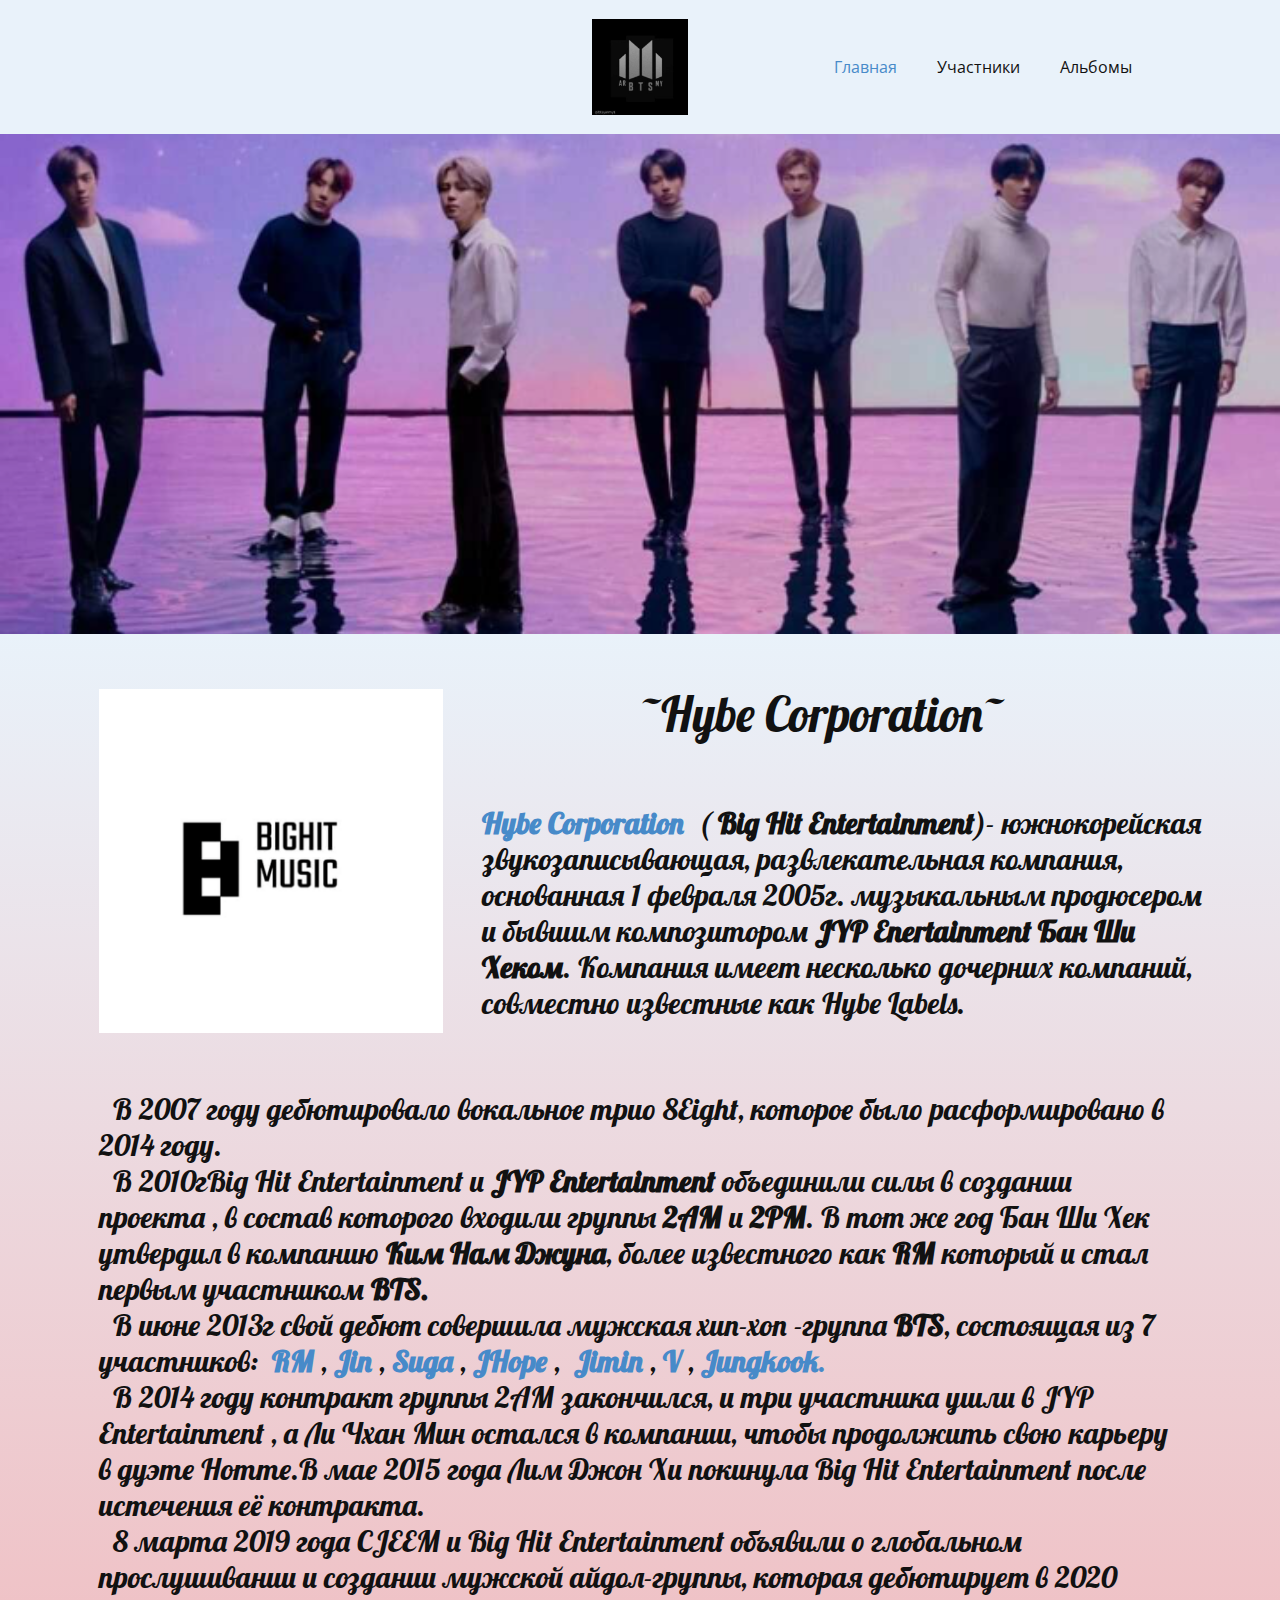
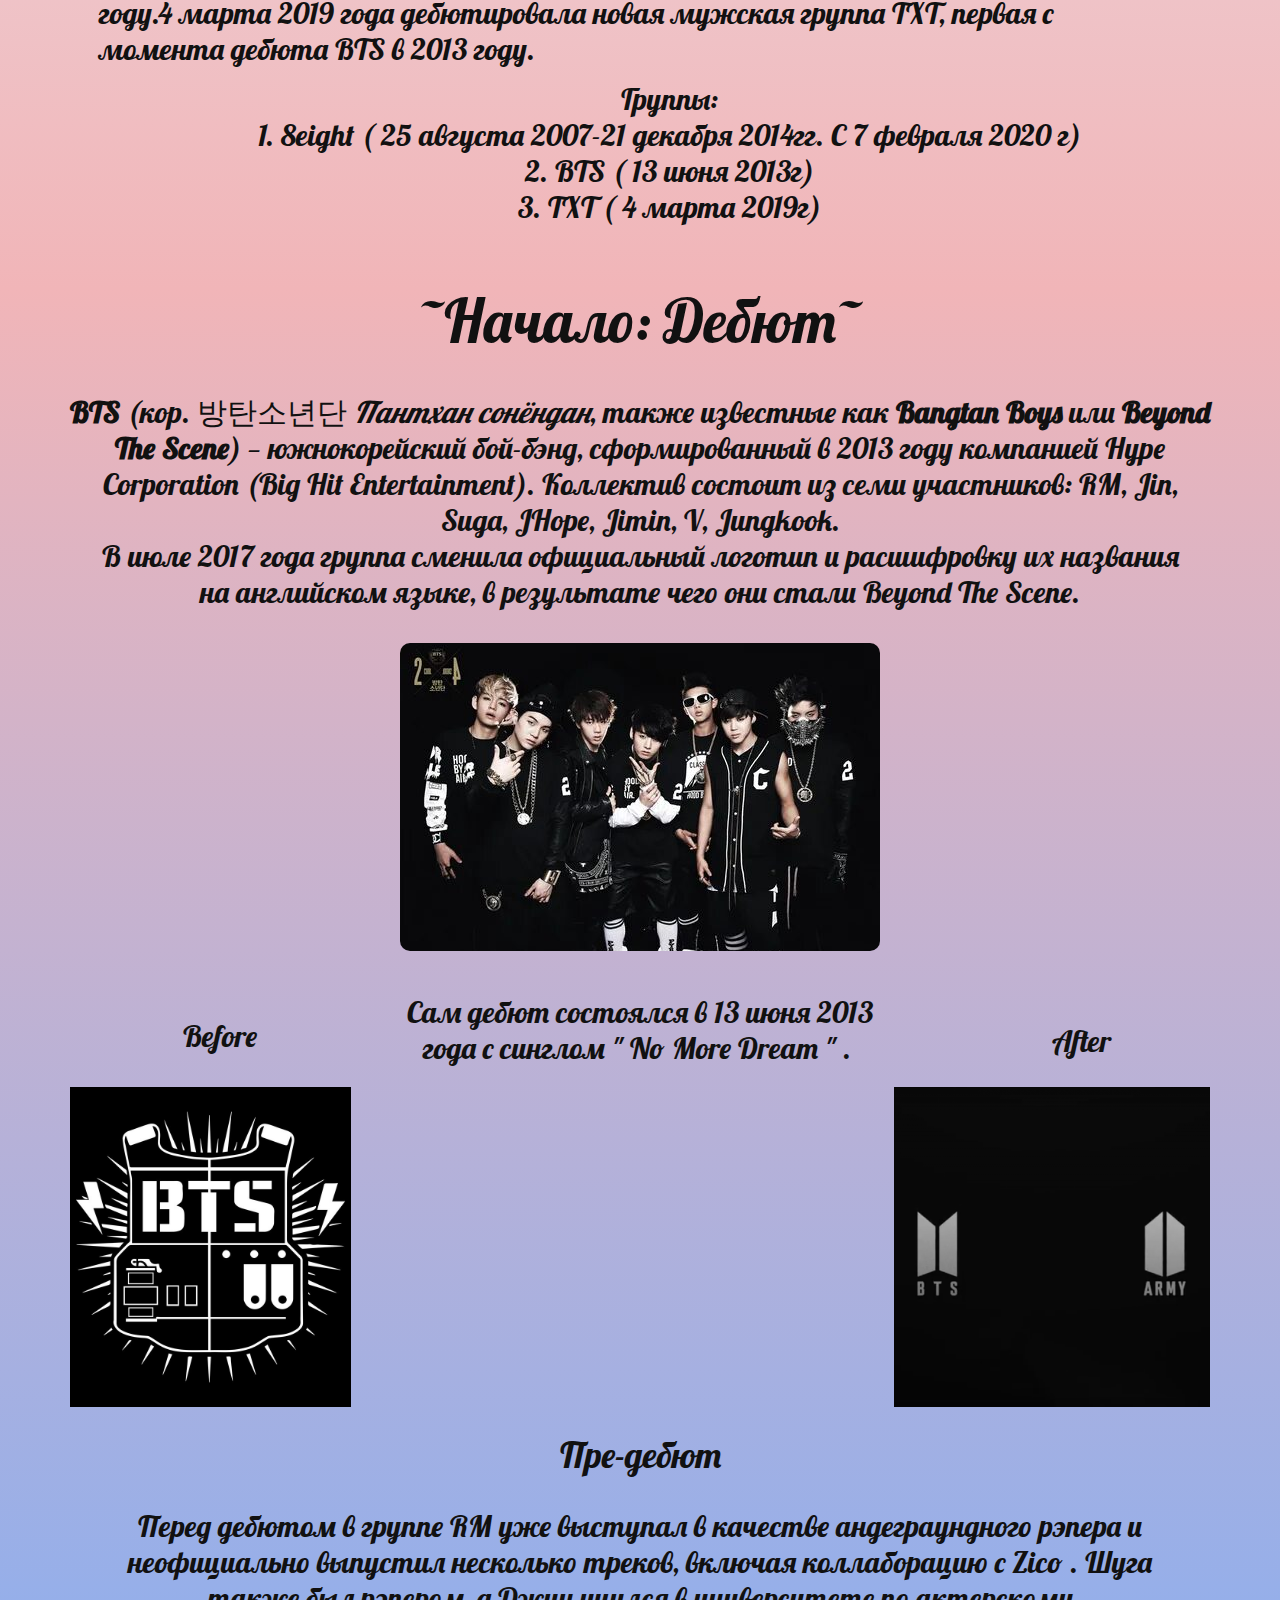
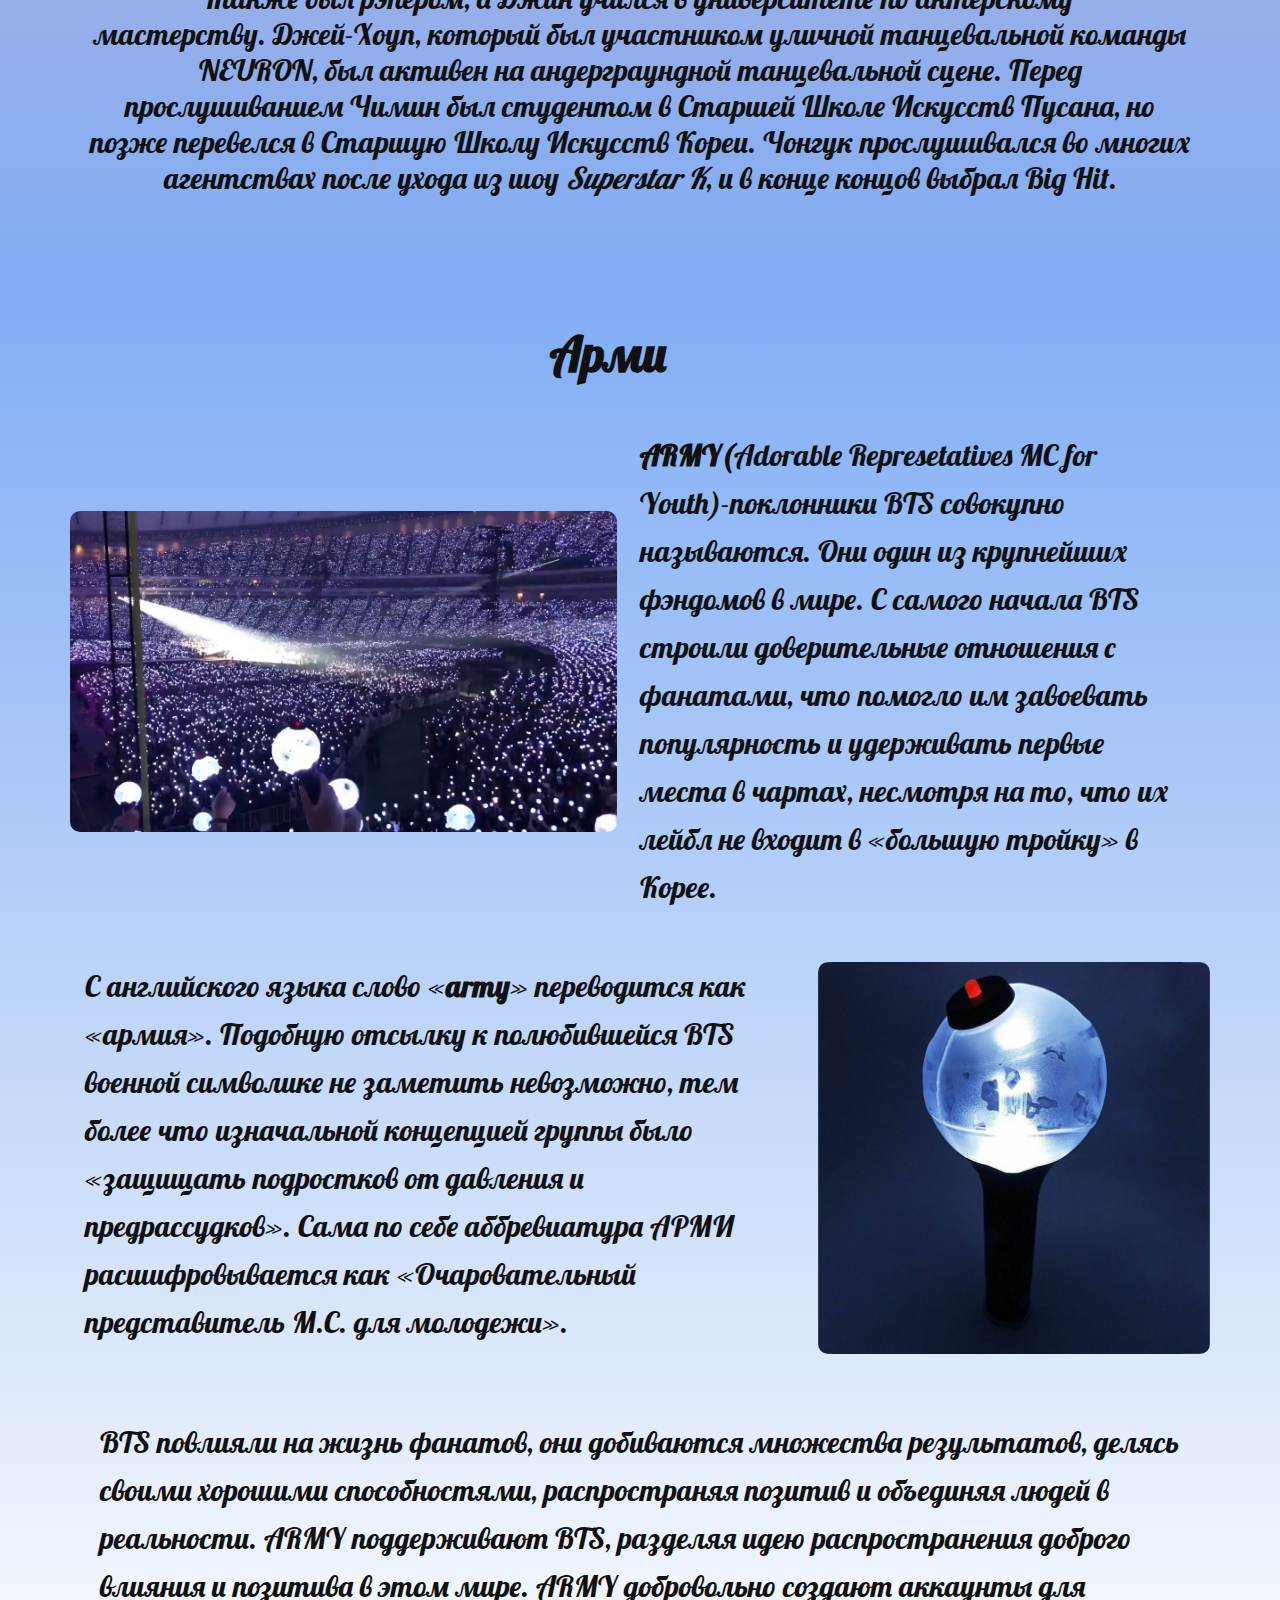
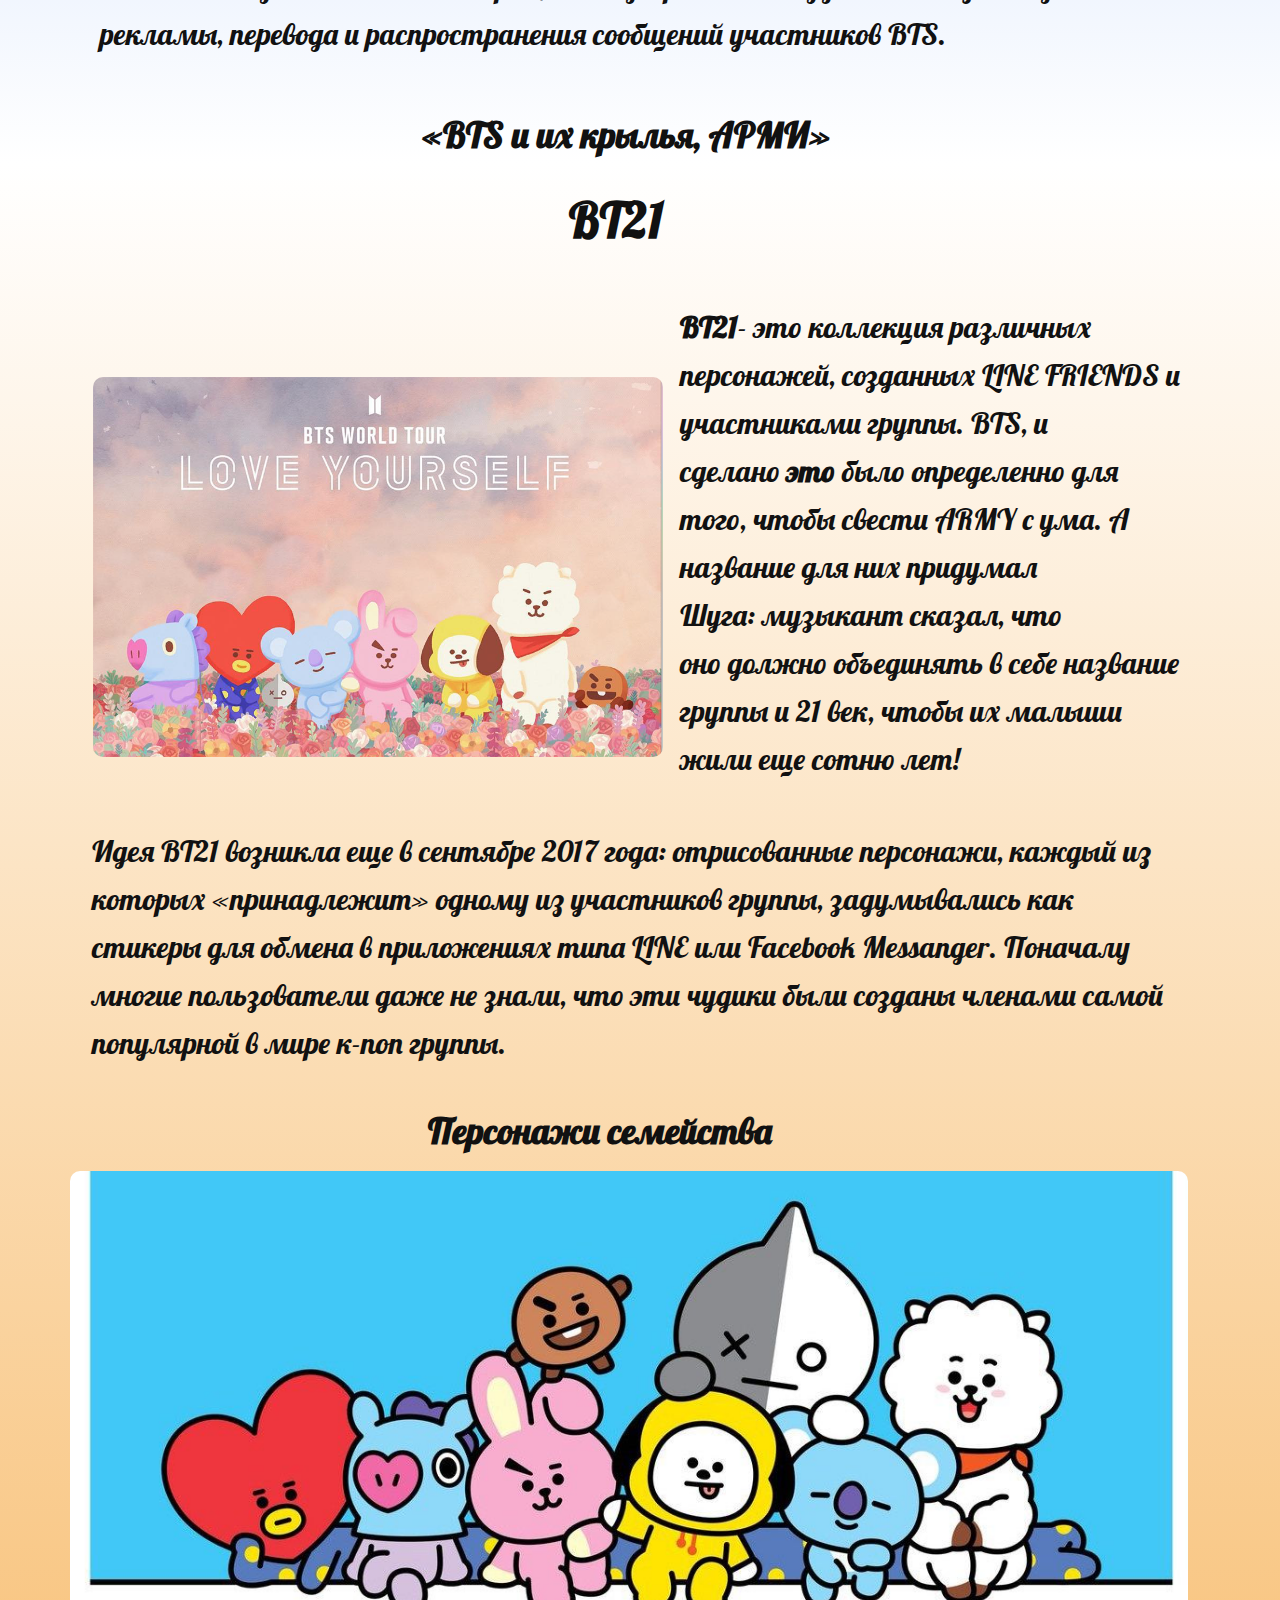
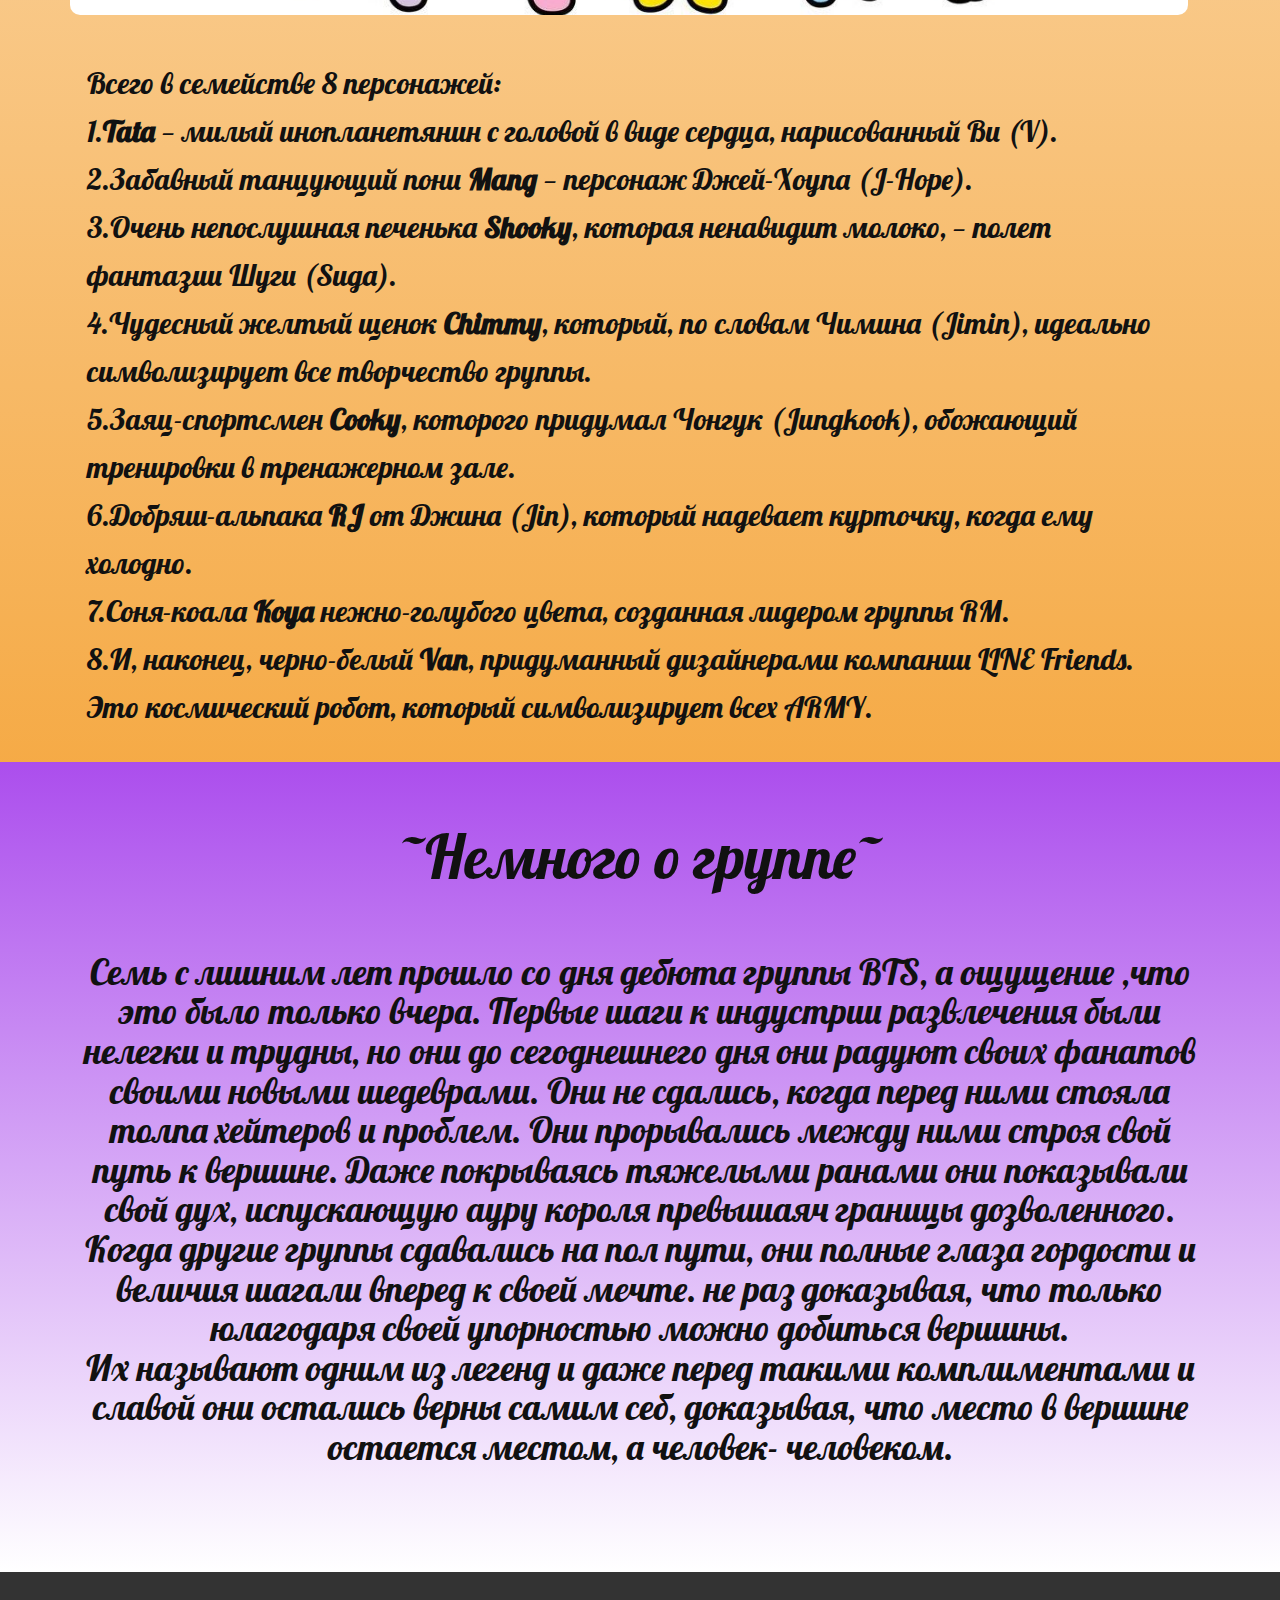
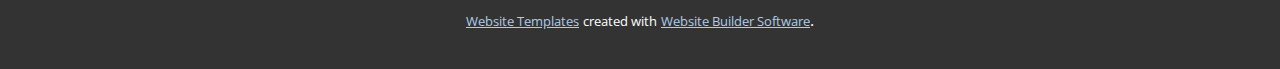
<file: Главная.html>
<!DOCTYPE html>
<html style="font-size: 16px;" lang="ru-RU">
  <head>
    <meta name="viewport" content="width=device-width, initial-scale=1.0">
    <meta charset="utf-8">
    <meta name="keywords" content="~Hybe Corporation~, Ким Намджун, RM, Ким Сокджин, Jin, Мин Юнги, Suga, Чон Хосок, JHope, Пак Чимин, Jimin, Ким Техён, V, Чон Чонгук, Jungkook, ~Немного о группе~, Семь с лишним лет прошло со дня дебюта группы BTS,а ощущение ,что это было только вчера. Первые шаги к индустрии развлечения были нелегки и трудны, но они до сегоднешнего дня они радуют своих фанатов своими новыми шедеврами.&nbsp;Они не сдались, когда перед ними стояла толпа хейтеров и проблем. Они прорывались между ними строя свой путь к вершине. Даже покрываясь тяжелыми ранами они показывали свой дух, испускающую ауру короля превышаяч границы дозволенного. Когда другие группы сдавались на пол пути, они полные глаза гордости и величия шагали вперед к своей мечте. не раз доказывая, что только юлагодаря своей упорностью можно добиться вершины.Их называют одним из легенд и даже перед такими комплиментами и славой они остались верны самим себ, доказывая, что место в вершине остается местом, а человек- человеком.">
    <meta name="description" content="">
    <meta name="page_type" content="np-template-header-footer-from-plugin">
    <title>Главная</title>
    <link rel="stylesheet" href="nicepage.css" media="screen">
<link rel="stylesheet" href="Главная.css" media="screen">
    <script class="u-script" type="text/javascript" src="jquery.js" defer=""></script>
    <script class="u-script" type="text/javascript" src="nicepage.js" defer=""></script>
    <meta name="generator" content="Nicepage 4.7.1, nicepage.com">
    <link rel="icon" href="images/favicon1.jpg">
    <link id="u-theme-google-font" rel="stylesheet" href="https://fonts.googleapis.com/css?family=Roboto:100,100i,300,300i,400,400i,500,500i,700,700i,900,900i|Open+Sans:300,300i,400,400i,500,500i,600,600i,700,700i,800,800i">
    <link id="u-page-google-font" rel="stylesheet" href="https://fonts.googleapis.com/css?family=Lobster:400|Aclonica:400">
    
    
    
    
    
    
    
    <script type="application/ld+json">{
		"@context": "http://schema.org",
		"@type": "Organization",
		"name": "Site1",
		"logo": "images/b0b5af65-2be4-3427-ec45-9a8c1a97b3d8.jpg",
		"sameAs": [
				"https://facebook.com/name",
				"https://twitter.com/name",
				"https://instagram.com/name"
		]
}</script>
    <meta name="theme-color" content="#478ac9">
    <meta name="twitter:site" content="@">
    <meta name="twitter:card" content="summary_large_image">
    <meta name="twitter:title" content="Главная">
    <meta name="twitter:description" content="Site1">
    <meta property="og:title" content="Главная">
    <meta property="og:description" content="">
    <meta property="og:type" content="website">
  </head>
  <body class="u-body u-xl-mode"><header class="u-align-center-sm u-align-center-xs u-clearfix u-header u-palette-1-light-3 u-header" id="sec-4e36"><div class="u-clearfix u-sheet u-sheet-1">
        <a href="https://nicepage.com/k/offer-html-templates" class="u-image u-logo u-image-1" data-image-width="320" data-image-height="320">
          <img src="images/b0b5af65-2be4-3427-ec45-9a8c1a97b3d8.jpg" class="u-logo-image u-logo-image-1">
        </a>
        <nav class="u-align-left u-menu u-menu-dropdown u-offcanvas u-menu-1">
          <div class="menu-collapse" style="font-size: 1rem;">
            <a class="u-button-style u-nav-link" href="#">
              <svg class="u-svg-link" preserveAspectRatio="xMidYMin slice" viewBox="0 0 302 302" style=""><use xmlns:xlink="http://www.w3.org/1999/xlink" xlink:href="#svg-8a8f"></use></svg>
              <svg xmlns="http://www.w3.org/2000/svg" xmlns:xlink="http://www.w3.org/1999/xlink" version="1.1" id="svg-8a8f" x="0px" y="0px" viewBox="0 0 302 302" style="enable-background:new 0 0 302 302;" xml:space="preserve" class="u-svg-content"><g><rect y="36" width="302" height="30"></rect><rect y="236" width="302" height="30"></rect><rect y="136" width="302" height="30"></rect>
</g><g></g><g></g><g></g><g></g><g></g><g></g><g></g><g></g><g></g><g></g><g></g><g></g><g></g><g></g><g></g></svg>
            </a>
          </div>
          <div class="u-custom-menu u-nav-container">
            <ul class="u-nav u-unstyled u-nav-1"><li class="u-nav-item"><a class="u-button-style u-nav-link u-text-active-palette-1-base u-text-hover-palette-2-base" href="Главная.html" style="padding: 26px 20px;">Главная</a>
</li><li class="u-nav-item"><a class="u-button-style u-nav-link u-text-active-palette-1-base u-text-hover-palette-2-base" href="Участники.html" style="padding: 26px 20px;">Участники</a>
</li><li class="u-nav-item"><a class="u-button-style u-nav-link u-text-active-palette-1-base u-text-hover-palette-2-base" href="#" target="_blank" style="padding: 26px 20px;">Альбомы</a>
</li></ul>
          </div>
          <div class="u-custom-menu u-nav-container-collapse">
            <div class="u-align-center u-black u-container-style u-inner-container-layout u-opacity u-opacity-95 u-sidenav">
              <div class="u-inner-container-layout u-sidenav-overflow">
                <div class="u-menu-close"></div>
                <ul class="u-align-center u-nav u-popupmenu-items u-unstyled u-nav-2"><li class="u-nav-item"><a class="u-button-style u-nav-link" href="Главная.html">Главная</a>
</li><li class="u-nav-item"><a class="u-button-style u-nav-link" href="Участники.html">Участники</a>
</li><li class="u-nav-item"><a class="u-button-style u-nav-link" href="#" target="_blank">Альбомы</a>
</li></ul>
              </div>
            </div>
            <div class="u-black u-menu-overlay u-opacity u-opacity-70"></div>
          </div>
        </nav>
      </div></header>
    <section class="u-clearfix u-image u-section-1" id="sec-786a" data-image-width="718" data-image-height="436">
      <div class="u-clearfix u-sheet u-sheet-1"></div>
    </section>
    <section class="u-clearfix u-gradient u-section-2" id="sec-bbff">
      <div class="u-align-left u-clearfix u-sheet u-sheet-1">
        <h1 class="u-custom-font u-font-lobster u-text u-text-1">~Hybe Corporation~</h1>
        <img class="u-expanded-width-xs u-image u-image-default u-preserve-proportions u-image-1" src="images/BigHit_Music_logo.png" alt="" data-image-width="350" data-image-height="350">
        <h3 class="u-custom-font u-font-lobster u-text u-text-2">
          <span style="font-weight: 700;">
            <a href="Главная.html#sec-bbff" data-page-id="790927839" class="u-active-none u-border-none u-btn u-button-link u-button-style u-hover-none u-none u-text-palette-1-base u-btn-1">Hybe Corporation</a>
          </span>&nbsp;( <span style="font-weight: 700;">Big Hit Entertainment</span>)- южнокорейская звукозаписывающая, развлекательная компания, основанная 1 февраля 2005г. музыкальным продюсером и бывшим композитором <span style="font-weight: 700;">JYP Enertainment Бан Ши Хеком</span>. Компания имеет несколько дочерних компаний, совместно известные как Hybe Labels.
        </h3>
        <h3 class="u-custom-font u-font-lobster u-text u-text-3">&nbsp; В 2007 году дебютировало вокальное трио 8Eight, которое было расформировано в 2014 году.<br>&nbsp; В 2010гBig Hit Entertainment и <span style="font-weight: 700;">JYP Entertainment</span>&nbsp;объединили силы в создании проекта , в состав которого входили группы <span style="font-weight: 700;">2AM </span>и <span style="font-weight: 700;">2PM</span>.&nbsp;В тот же год Бан&nbsp;Ши Хек утвердил в компанию <span style="font-weight: 700;">Ким Нам Джуна</span>, более известного как <span style="font-weight: 700;">RM </span>который и стал первым участником <span style="font-weight: 700;">BTS.</span>
          <br>&nbsp; В июне 2013г свой дебют совершила мужская хип-хоп -группа <span style="font-weight: 700;">BTS</span>, состоящая из 7 участников:&nbsp; <span style="font-weight: 700;">
            <a href="Участники.html#sec-99ee" data-page-id="22385074" class="u-active-none u-border-none u-btn u-button-link u-button-style u-hover-none u-none u-text-palette-1-base u-btn-2">RM</a>
          </span>, <span style="font-weight: 700;">
            <a href="Участники.html#sec-81f3" data-page-id="22385074" class="u-active-none u-border-none u-btn u-button-link u-button-style u-hover-none u-none u-text-palette-1-base u-btn-3">Jin</a>
          </span>, <span style="font-weight: 700;">
            <a href="Участники.html#sec-1437" data-page-id="22385074" class="u-active-none u-border-none u-btn u-button-link u-button-style u-hover-none u-none u-text-palette-1-base u-btn-4">Suga</a>
          </span>, <span style="font-weight: 700;">
            <a href="Участники.html#sec-ce7f" data-page-id="22385074" class="u-active-none u-border-none u-btn u-button-link u-button-style u-hover-none u-none u-text-palette-1-base u-btn-5">JHope</a>
          </span>,&nbsp; <span style="font-weight: 700;">
            <a href="Участники.html#sec-782d" data-page-id="22385074" class="u-active-none u-border-none u-btn u-button-link u-button-style u-hover-none u-none u-text-palette-1-base u-btn-6">Jimin</a>
          </span>, <span style="font-weight: 700;">
            <a href="Участники.html#sec-8699" data-page-id="22385074" class="u-active-none u-border-none u-btn u-button-link u-button-style u-hover-none u-none u-text-palette-1-base u-btn-7">V</a>
          </span>,<a href="Участники.html#sec-21b6" data-page-id="22385074" class="u-active-none u-border-none u-btn u-button-link u-button-style u-hover-none u-none u-text-palette-1-base u-btn-8">
            <span style="font-weight: 700;">Jungkook</span>.
          </a>
          <br>&nbsp; В 2014 году контракт группы&nbsp;2АМ&nbsp;закончился, и три участника ушли в&nbsp;JYP Entertainment&nbsp;, а Ли Чхан Мин остался в компании, чтобы продолжить свою карьеру в дуэте Homme.В мае 2015 года Лим Джон Хи покинула Big Hit Entertainment после истечения её контракта.<br>&nbsp; 8 марта 2019 года CJEEM&nbsp;и Big Hit Entertainment объявили о глобальном прослушивании и создании мужской айдол-группы, которая дебютирует в 2020 году.4 марта 2019 года дебютировала новая мужская группа TXT, первая с момента дебюта BTS&nbsp;в 2013 году.
        </h3>
        <h3 class="u-align-center u-custom-font u-font-lobster u-text u-text-4">Группы:<br>1. 8eight (&nbsp;25 августа 2007-21 декабря 2014гг. С 7 февраля 2020 г)<br>2. BTS ( 13 июня 2013г)<br>3. TXT (&nbsp;4 марта 2019г)
        </h3>
      </div>
    </section>
    <section class="u-align-center u-clearfix u-gradient u-section-3" id="sec-be8e">
      <div class="u-clearfix u-sheet u-sheet-1">
        <h1 class="u-text u-title u-text-1">~Начало: Дебют~ </h1>
        <h3 class="u-custom-font u-font-lobster u-text u-text-2"><b>BTS</b>&nbsp;(кор.&nbsp;방탄소년단&nbsp;<i>Пантхан сонёндан</i>, также известные как&nbsp;<b>Bangtan Boys</b>&nbsp;или&nbsp;<b>Beyond The Scene</b>)&nbsp;—&nbsp;<a href="https://ru.wikipedia.org/wiki/%D0%A0%D0%B5%D1%81%D0%BF%D1%83%D0%B1%D0%BB%D0%B8%D0%BA%D0%B0_%D0%9A%D0%BE%D1%80%D0%B5%D1%8F" title="Республика Корея" class="u-active-none u-border-none u-btn u-button-link u-button-style u-hover-none u-none u-text-body-color u-btn-1">южнокорейский</a>&nbsp;<a href="https://ru.wikipedia.org/wiki/%D0%91%D0%BE%D0%B9-%D0%B1%D1%8D%D0%BD%D0%B4" title="Бой-бэнд" class="u-active-none u-border-none u-btn u-button-link u-button-style u-hover-none u-none u-text-body-color u-btn-2">бой-бэнд</a>, сформированный в 2013 году компанией Hype Corporation<span class="u-text-palette-1-base">&nbsp;</span>(<a href="https://ru.wikipedia.org/wiki/Big_Hit_Entertainment" title="Big Hit Entertainment" class="u-active-none u-border-none u-btn u-button-link u-button-style u-hover-none u-none u-text-body-color u-btn-3">Big Hit Entertainment</a>). Коллектив состоит из семи участников: RM, Jin, Suga, JHope, Jimin, V, Jungkook.<br>В июле 2017 года группа сменила официальный логотип и расшифровку их названия на&nbsp;<a href="https://ru.wikipedia.org/wiki/%D0%90%D0%BD%D0%B3%D0%BB%D0%B8%D0%B9%D1%81%D0%BA%D0%B8%D0%B9_%D1%8F%D0%B7%D1%8B%D0%BA" title="Английский язык" class="u-active-none u-border-none u-btn u-button-link u-button-style u-hover-none u-none u-text-body-color u-btn-4">английском языке</a>, в результате чего они стали Beyond The Scene.<br>
        </h3>
        <img class="u-expanded-width-xs u-image u-image-round u-radius-10 u-image-1" src="images/18217732-bedb-ebe8-5a73-1dc4955cd66b.jpg" alt="" data-image-width="480" data-image-height="320">
        <h3 class="u-custom-font u-font-lobster u-text u-text-3">Сам дебют состоялся в 13 июня 2013 года с синглом " No More Dream " .&nbsp;</h3>
        <h3 class="u-align-center u-custom-font u-font-lobster u-text u-text-4">Before </h3>
        <h3 class="u-custom-font u-font-lobster u-text u-text-5">After</h3>
        <img class="u-image u-image-default u-image-2" src="images/BTS-logo.png" alt="" data-image-width="2048" data-image-height="1109">
        <img class="u-image u-image-default u-image-3" src="images/8c3aa2cc-87da-de89-15bc-58eb5bf38108.jpg" alt="" data-image-width="736" data-image-height="952">
        <h2 class="u-text u-text-6">Пре-дебют</h2>
        <h3 class="u-custom-font u-font-lobster u-text u-text-7">Перед дебютом в группе&nbsp;RM&nbsp;уже выступал в качестве андеграундного рэпера и неофициально выпустил несколько треков, включая коллаборацию с Zico . Шуга также был рэпером, а&nbsp;Джин&nbsp;учился в университете по актерскому мастерству.&nbsp;Джей-Хоуп, который был участником уличной танцевальной команды NEURON, был активен на андерграундной танцевальной сцене. Перед прослушиванием&nbsp;Чимин&nbsp;был студентом в Старшей Школе Искусств Пусана, но позже перевелся в Старшую Школу Искусств Кореи.&nbsp;Чонгук&nbsp;прослушивался во многих агентствах после ухода из шоу&nbsp;<i>Superstar K</i>, и в конце концов выбрал Big Hit.
        </h3>
      </div>
    </section>
    <section class="u-clearfix u-gradient u-section-4" id="sec-3780">
      <div class="u-clearfix u-sheet u-sheet-1">
        <h2 class="u-text u-text-1">Арми<span style="font-weight: 700;"></span>
        </h2>
        <p class="u-align-center-xs u-custom-font u-font-lobster u-text u-text-2">
          <span style="font-weight: 700;">ARMY(</span>Adorable Represetatives MC for Youth)-поклонники BTS совокупно называются.​ Они&nbsp;один из крупнейших фэндомов в мире. С самого начала BTS строили доверительные отношения с фанатами, что помогло им завоевать популярность и удерживать первые места в чартах, несмотря на то, что их лейбл не входит в «большую тройку» в Корее.
        </p>
        <img class="u-expanded-width-xs u-image u-image-round u-radius-10 u-image-1" src="images/25b81c53-ac0b-7b1a-c73c-42561cbd43af.jpg" alt="" data-image-width="1280" data-image-height="720">
        <p class="u-align-center-xs u-custom-font u-font-lobster u-text u-text-3"> С&nbsp;английского языка слово «<span style="font-weight: 700;">army</span>» переводится как «армия». Подобную отсылку к полюбившейся BTS военной символике не заметить невозможно, тем более что изначальной концепцией группы было «защищать подростков от давления и предрассудков». Сама по себе аббревиатура АРМИ расшифровывается как «Очаровательный представитель М.С. для молодежи».&nbsp;
        </p>
        <img class="u-expanded-width-xs u-image u-image-round u-preserve-proportions u-radius-10 u-image-2" src="images/4f5b3be3-5d00-1fcf-e10e-f506b90df9a8.jpg" alt="" data-image-width="800" data-image-height="800">
        <p class="u-align-center-xs u-custom-font u-font-lobster u-text u-text-4"> BTS повлияли на жизнь фанатов, они добиваются множества результатов, делясь своими хорошими способностями, распространяя позитив и объединяя людей в реальности.&nbsp;ARMY поддерживают BTS, разделяя идею распространения доброго влияния и позитива в этом мире. ARMY добровольно создают аккаунты для рекламы, перевода и распространения сообщений участников BTS.<br>
          <br>&nbsp; &nbsp; &nbsp; &nbsp; &nbsp; &nbsp; &nbsp; &nbsp; &nbsp; &nbsp; &nbsp; &nbsp; &nbsp; &nbsp; &nbsp; &nbsp; &nbsp; &nbsp; &nbsp; &nbsp; &nbsp; &nbsp; &nbsp;&nbsp;<span style="font-weight: 700; font-size: 2.25rem;">«BTS и их крылья, АРМИ»</span>
          <br>
        </p>
      </div>
    </section>
    <section class="u-clearfix u-gradient u-section-5" id="sec-32a2">
      <div class="u-clearfix u-sheet u-valign-middle-lg u-valign-middle-md u-valign-middle-sm u-valign-middle-xl u-sheet-1">
        <h2 class="u-text u-text-default u-text-1">BT21</h2>
        <p class="u-align-center-xs u-custom-font u-font-lobster u-text u-text-2">
          <span style="font-weight: 700;">BT21</span>- это коллекция различных персонажей, созданных LINE FRIENDS и участниками группы. BTS, и сделано&nbsp;<b>это</b>&nbsp;было определенно для того, чтобы свести ARMY с ума. А название для них придумал Шуга:&nbsp;музыкант сказал, что оно&nbsp;должно объединять в себе название группы и 21 век, чтобы их малыши жили еще сотню лет!&nbsp;
        </p>
        <img class="u-image u-image-round u-radius-10 u-image-1" src="images/BT21-BTS.png" alt="" data-image-width="990" data-image-height="660">
        <p class="u-align-center-xs u-custom-font u-font-lobster u-text u-text-3">Идея&nbsp;BT21 возникла еще в сентябре 2017 года: отрисованные персонажи, каждый из которых «принадлежит» одному из участников группы, задумывались&nbsp;как стикеры для обмена в приложениях типа&nbsp;LINE или Facebook Messanger. Поначалу многие пользователи даже не знали, что эти чудики были созданы членами самой популярной в мире к-поп группы.</p>
        <h2 class="u-text u-text-4">Персонажи семейства</h2>
        <img class="u-expanded-width-xs u-image u-image-round u-radius-10 u-image-2" src="images/a0764d8a-db7b-4b57-fd0f-175332644439.jpg" alt="" data-image-width="1200" data-image-height="580">
        <p class="u-align-center-xs u-custom-font u-font-lobster u-text u-text-5">Всего в семействе 8 персонажей: <br>1.<span style="font-weight: 700;">Tata</span>&nbsp;— милый инопланетянин с головой в виде сердца, нарисованный&nbsp;Ви&nbsp;(V).<br>2.Забавный танцующий пони&nbsp;<span style="font-weight: 700;">Mang</span>&nbsp;— персонаж&nbsp;Джей-Хоупа&nbsp;(J-Hope).<br>3.Очень непослушная печенька&nbsp;<span style="font-weight: 700;">Shooky</span>, которая ненавидит молоко, — полет фантазии&nbsp;Шуги&nbsp;(Suga).<br>4.Чудесный желтый щенок&nbsp;<span style="font-weight: 700;">Chimmy</span>, который, по словам&nbsp;Чимина&nbsp;(Jimin), идеально символизирует все творчество группы.<br>5.Заяц-спортсмен&nbsp;<span style="font-weight: 700;">Cooky</span>, которого придумал&nbsp;Чонгук&nbsp;(Jungkook), обожающий тренировки в тренажерном зале.<br>6.Добряш-альпака&nbsp;<span style="font-weight: 700;">RJ&nbsp;</span>от&nbsp;Джина&nbsp;(Jin), который надевает курточку, когда ему холодно.<br>7.Соня-коала<span style="font-weight: 700;">&nbsp;Koya&nbsp;</span>нежно-голубого цвета, созданная лидером группы&nbsp;RM.<br>8.И, наконец, черно-белый&nbsp;<span style="font-weight: 700;">Van</span>, придуманный дизайнерами компании&nbsp;LINE Friends. Это космический робот, который символизирует всех ARMY.
        </p>
      </div>
    </section>
    <section class="u-clearfix u-gradient u-section-6" id="sec-5ea6">
      <div class="u-clearfix u-sheet u-sheet-1">
        <h1 class="u-align-center u-custom-font u-font-lobster u-text u-title u-text-1">~Немного о группе~</h1>
        <h2 class="u-align-center u-text u-text-default-lg u-text-default-md u-text-default-sm u-text-default-xl u-text-2">Семь с лишним лет прошло со дня дебюта группы BTS, а ощущение ,что это было только вчера. Первые шаги к индустрии развлечения были нелегки и трудны, но они до сегоднешнего дня они радуют своих фанатов своими новыми шедеврами.&nbsp;Они не сдались, когда перед ними стояла толпа хейтеров и проблем. Они прорывались между ними строя свой путь к вершине. Даже покрываясь тяжелыми ранами они показывали свой дух, испускающую ауру короля превышаяч границы дозволенного. Когда другие группы сдавались на пол пути, они полные глаза гордости и величия шагали вперед к своей мечте. не раз доказывая, что только юлагодаря своей упорностью можно добиться вершины.<br>Их называют одним из легенд и даже перед такими комплиментами и славой они остались верны самим себ, доказывая, что место в вершине остается местом, а человек- человеком.
        </h2>
      </div>
    </section>
    
    
    
    <section class="u-backlink u-clearfix u-grey-80">
      <a class="u-link" href="https://nicepage.com/website-templates" target="_blank">
        <span>Website Templates</span>
      </a>
      <p class="u-text">
        <span>created with</span>
      </p>
      <a class="u-link" href="" target="_blank">
        <span>Website Builder Software</span>
      </a>. 
    </section>
  </body>
</html>
</file>
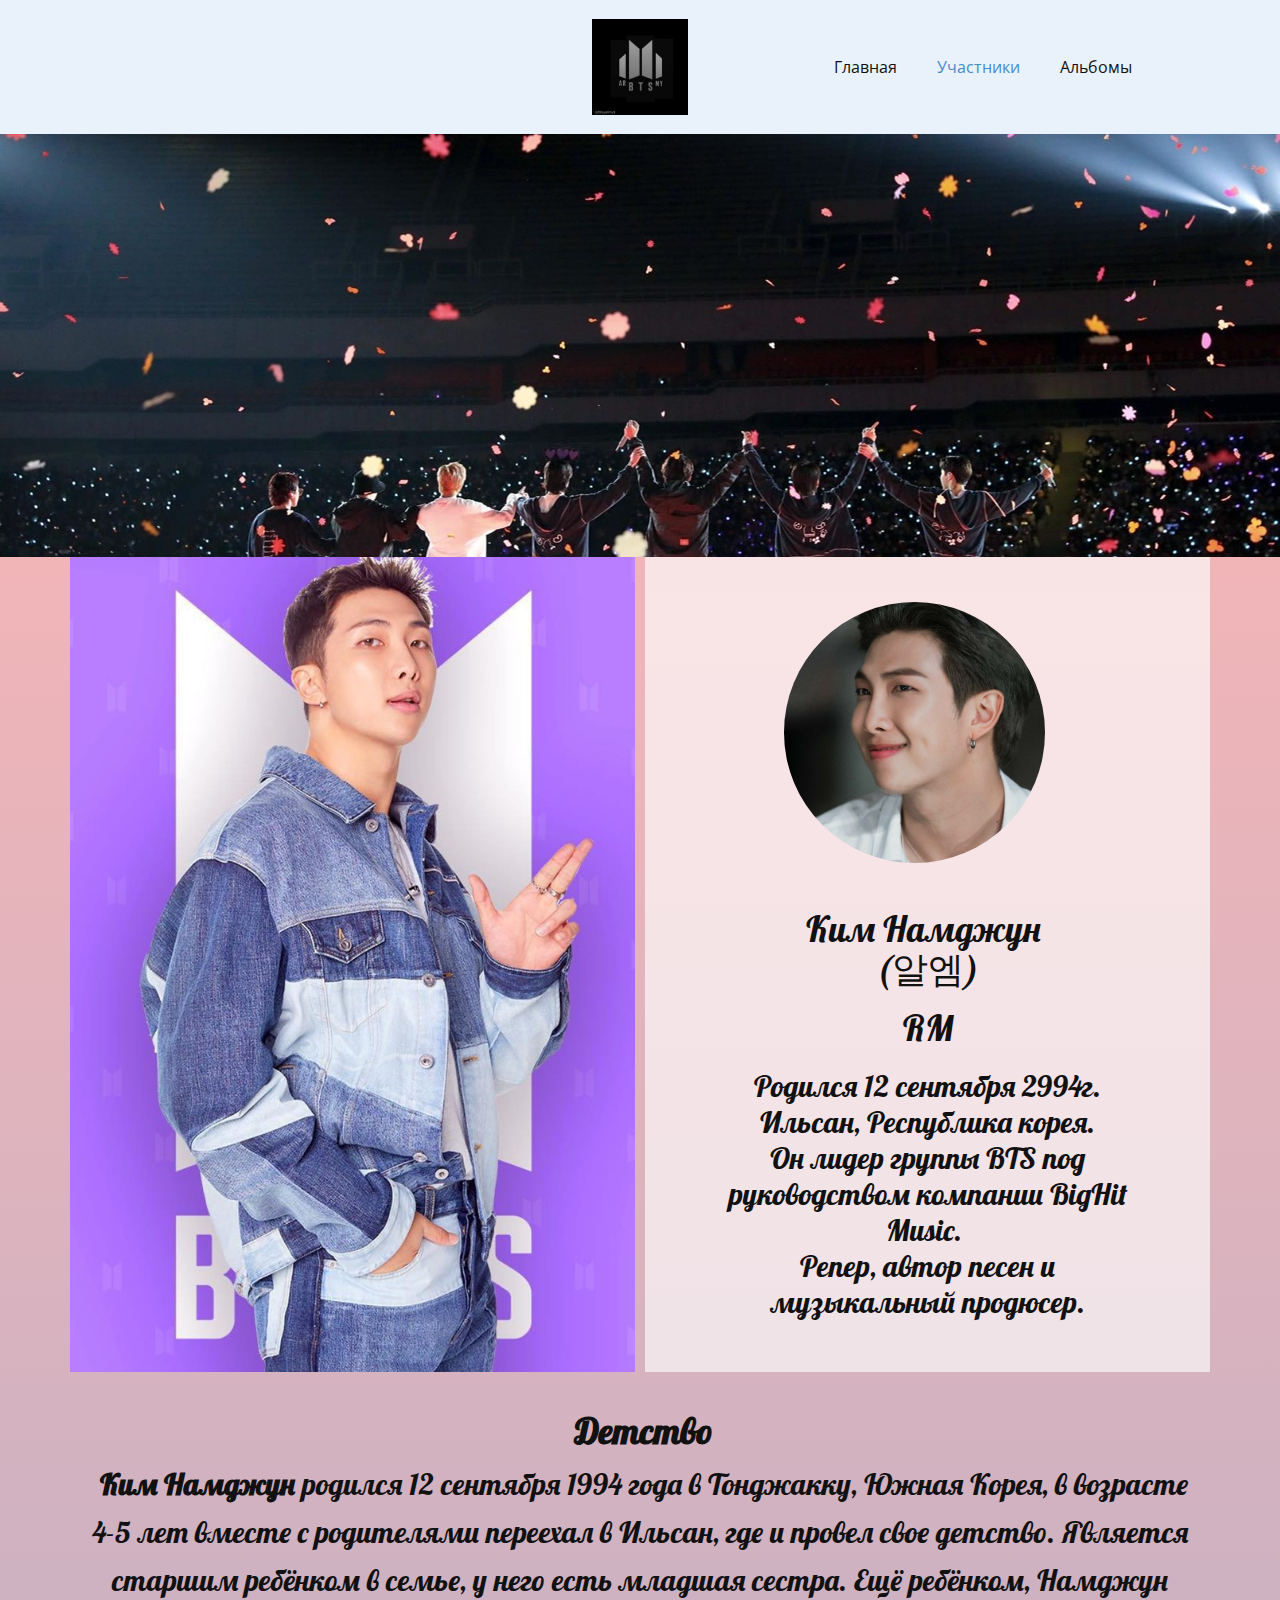
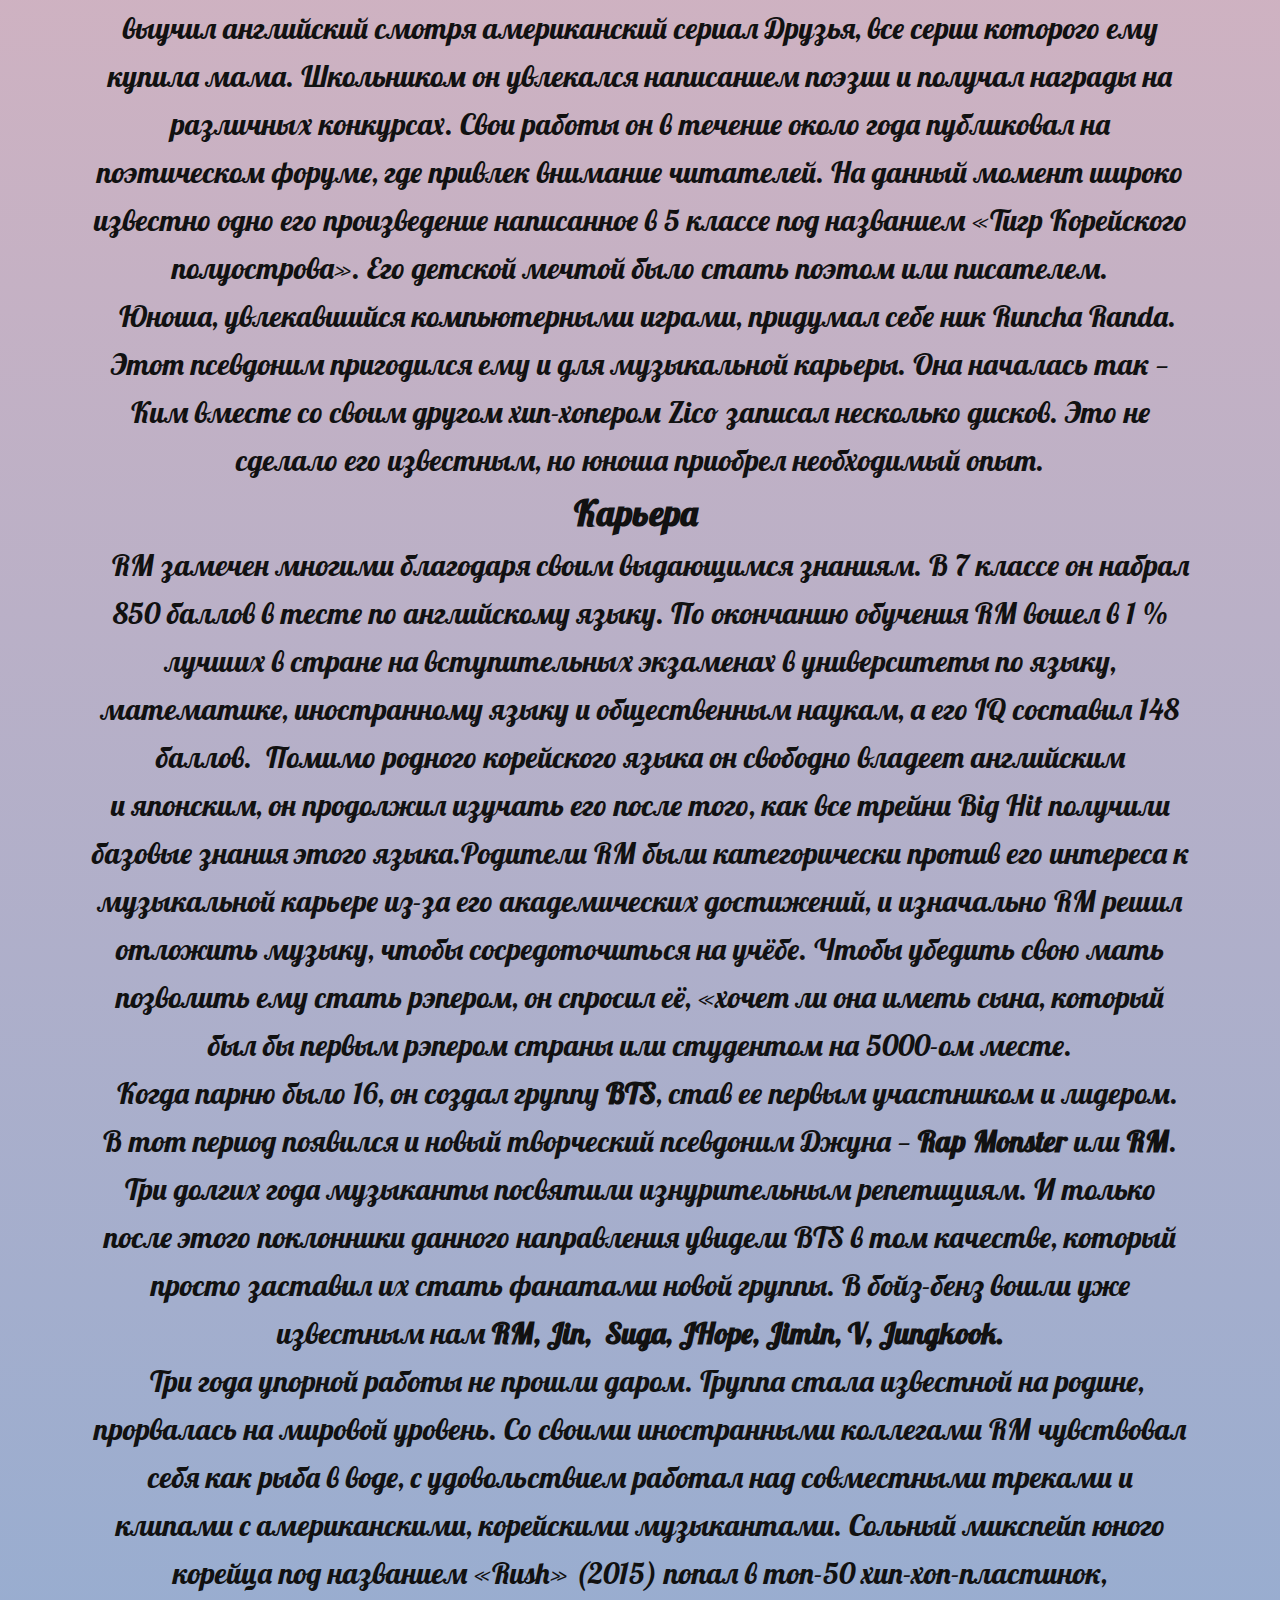
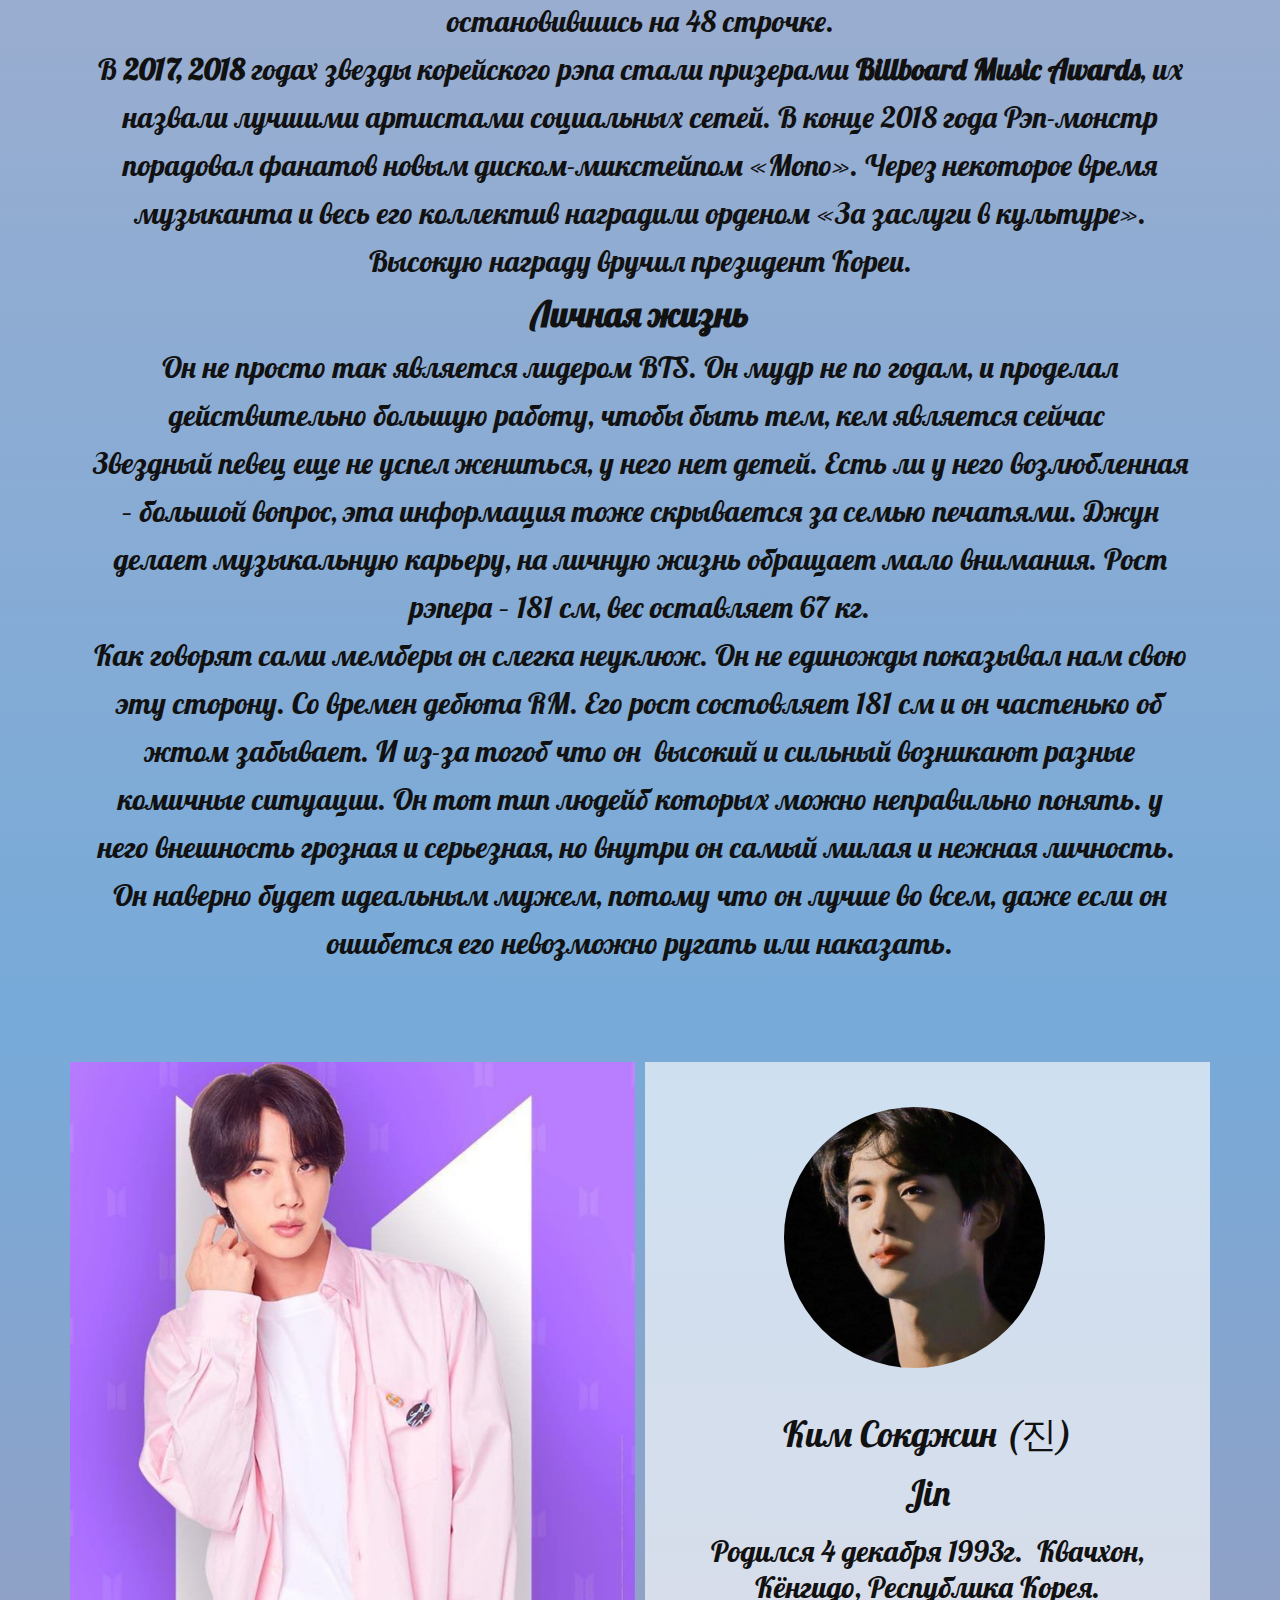
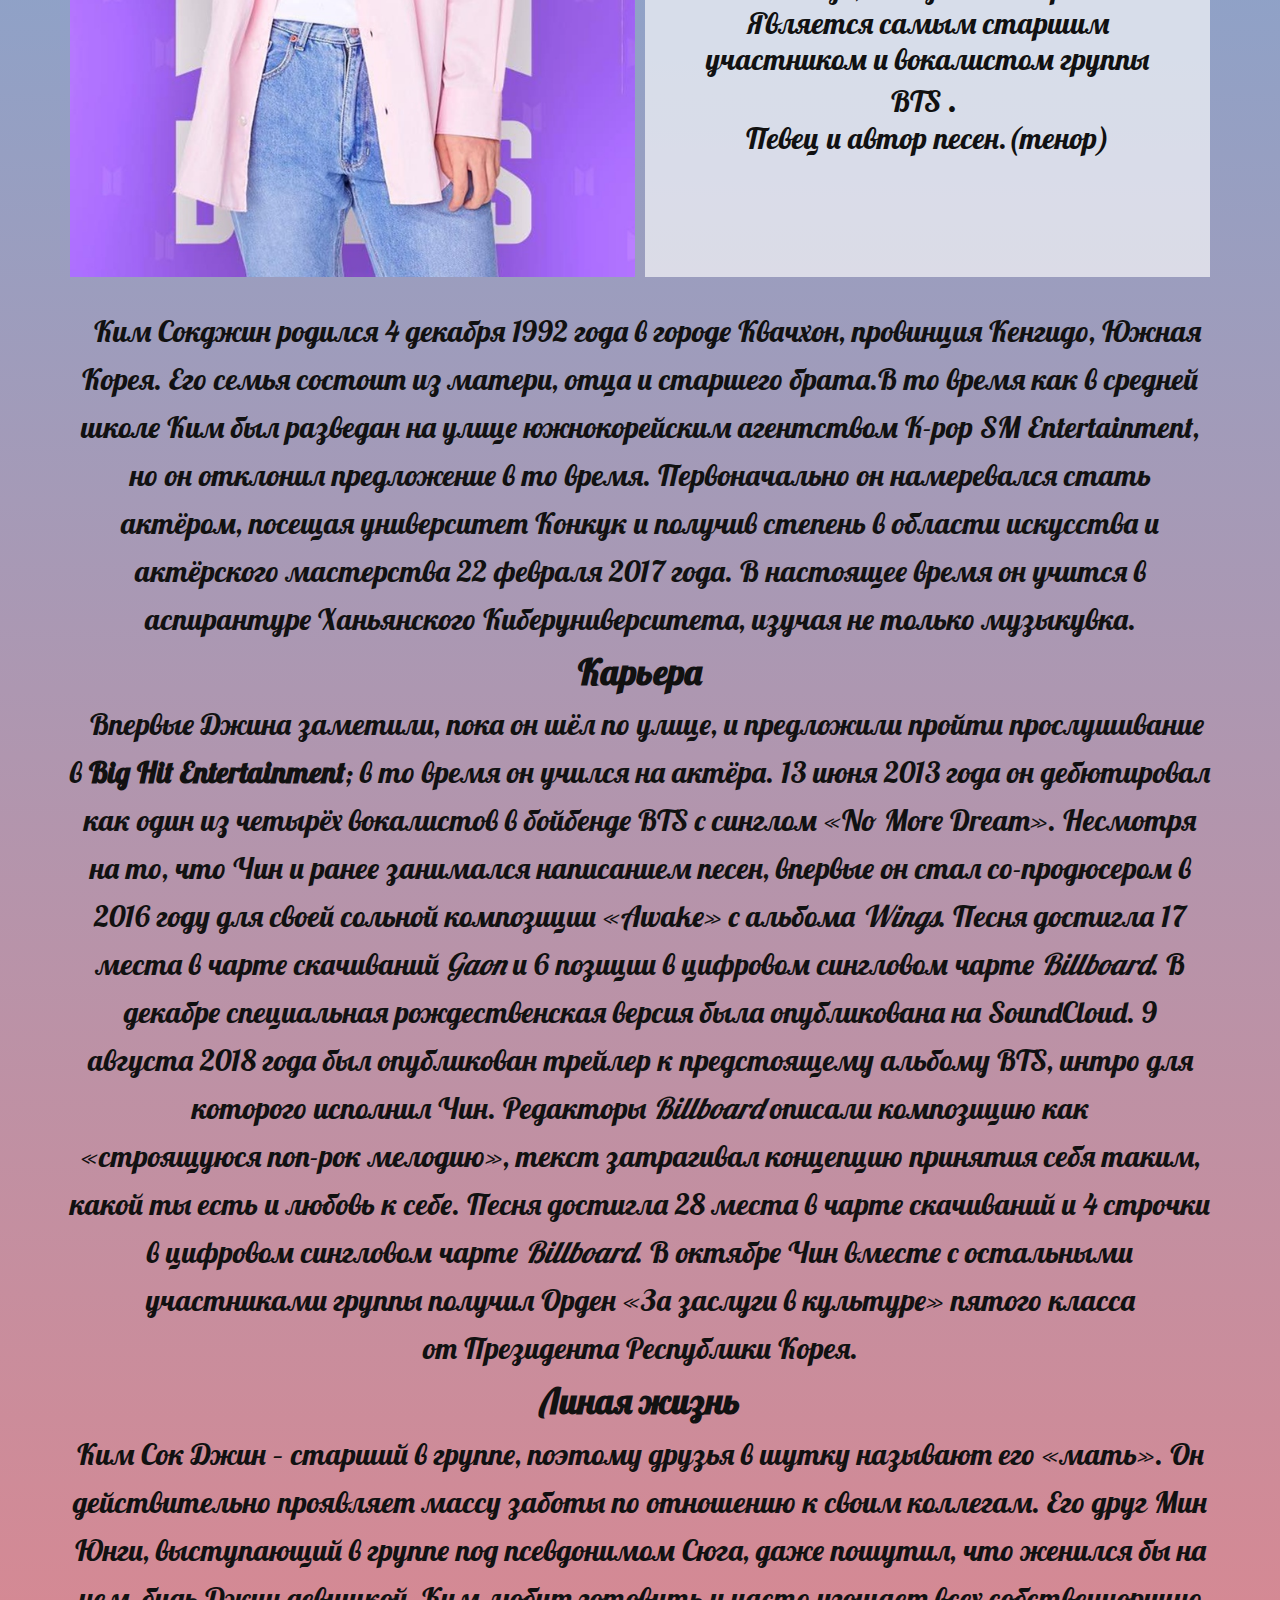
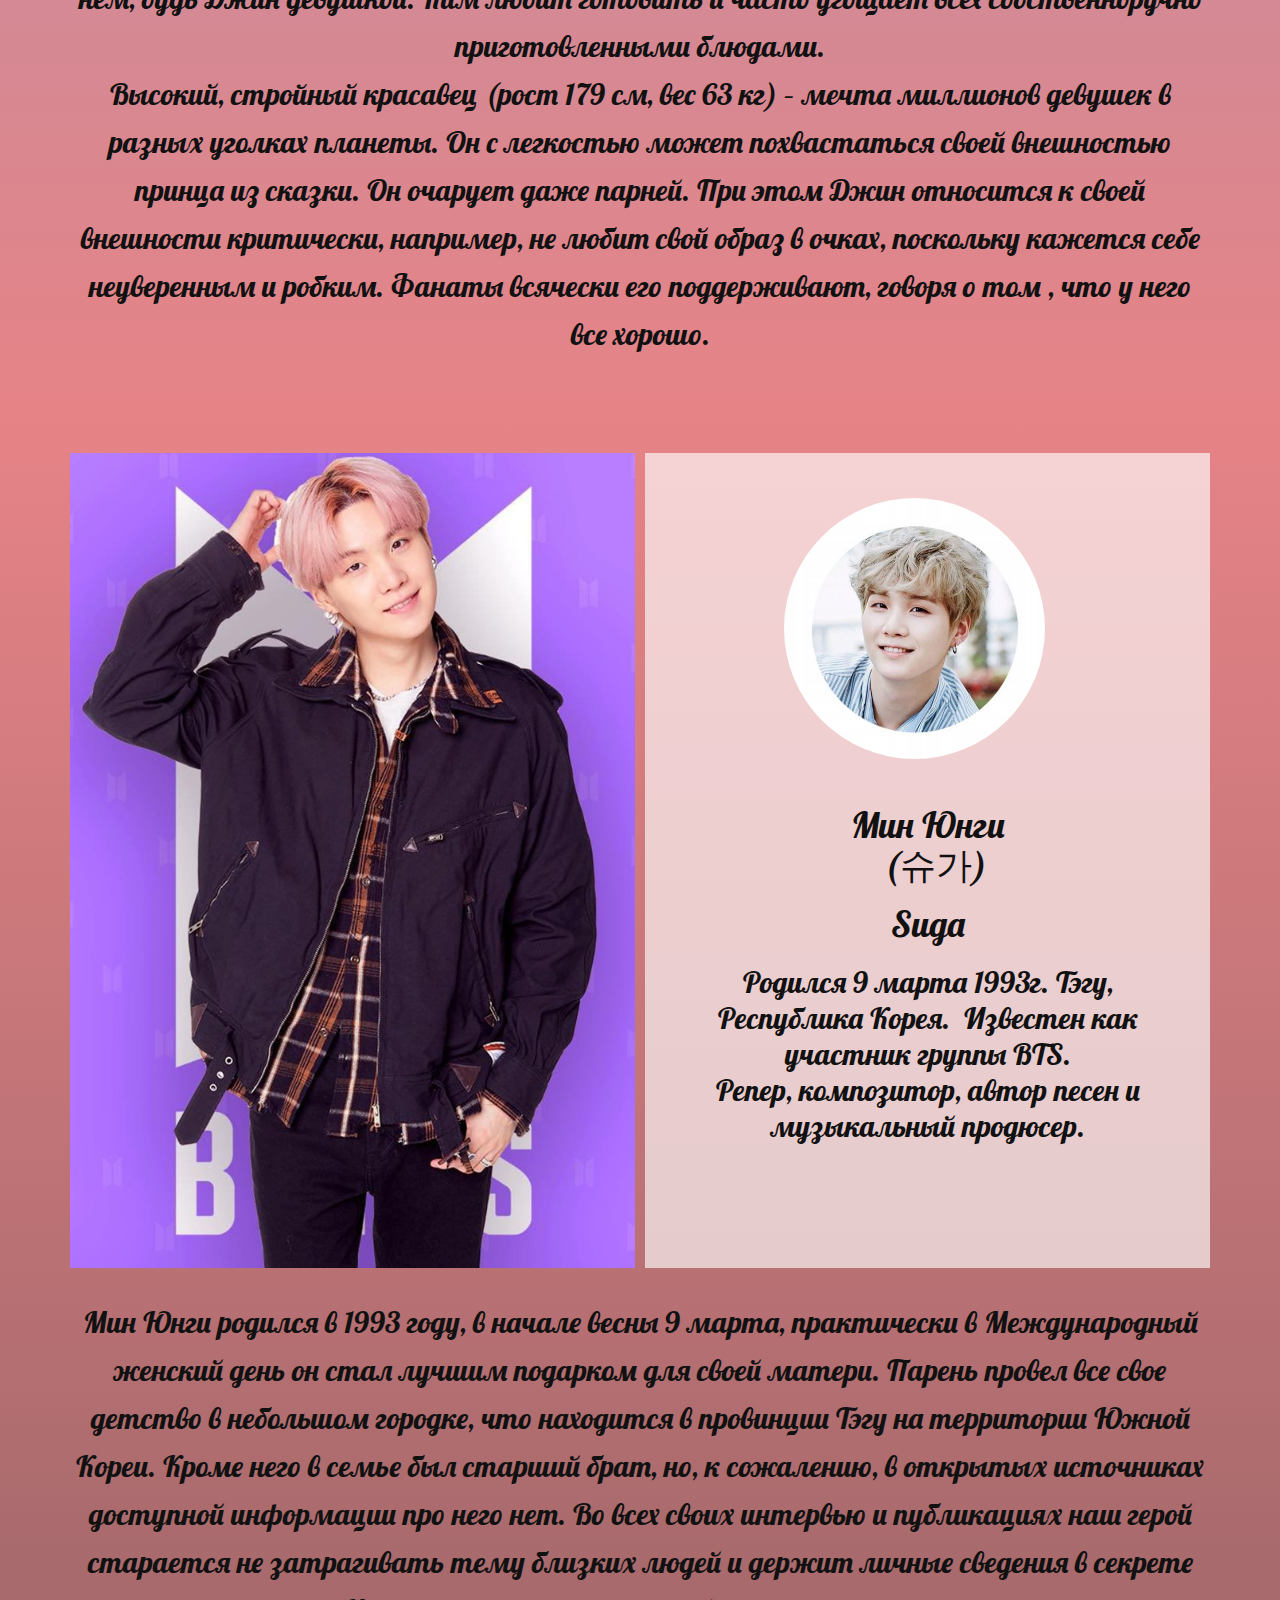
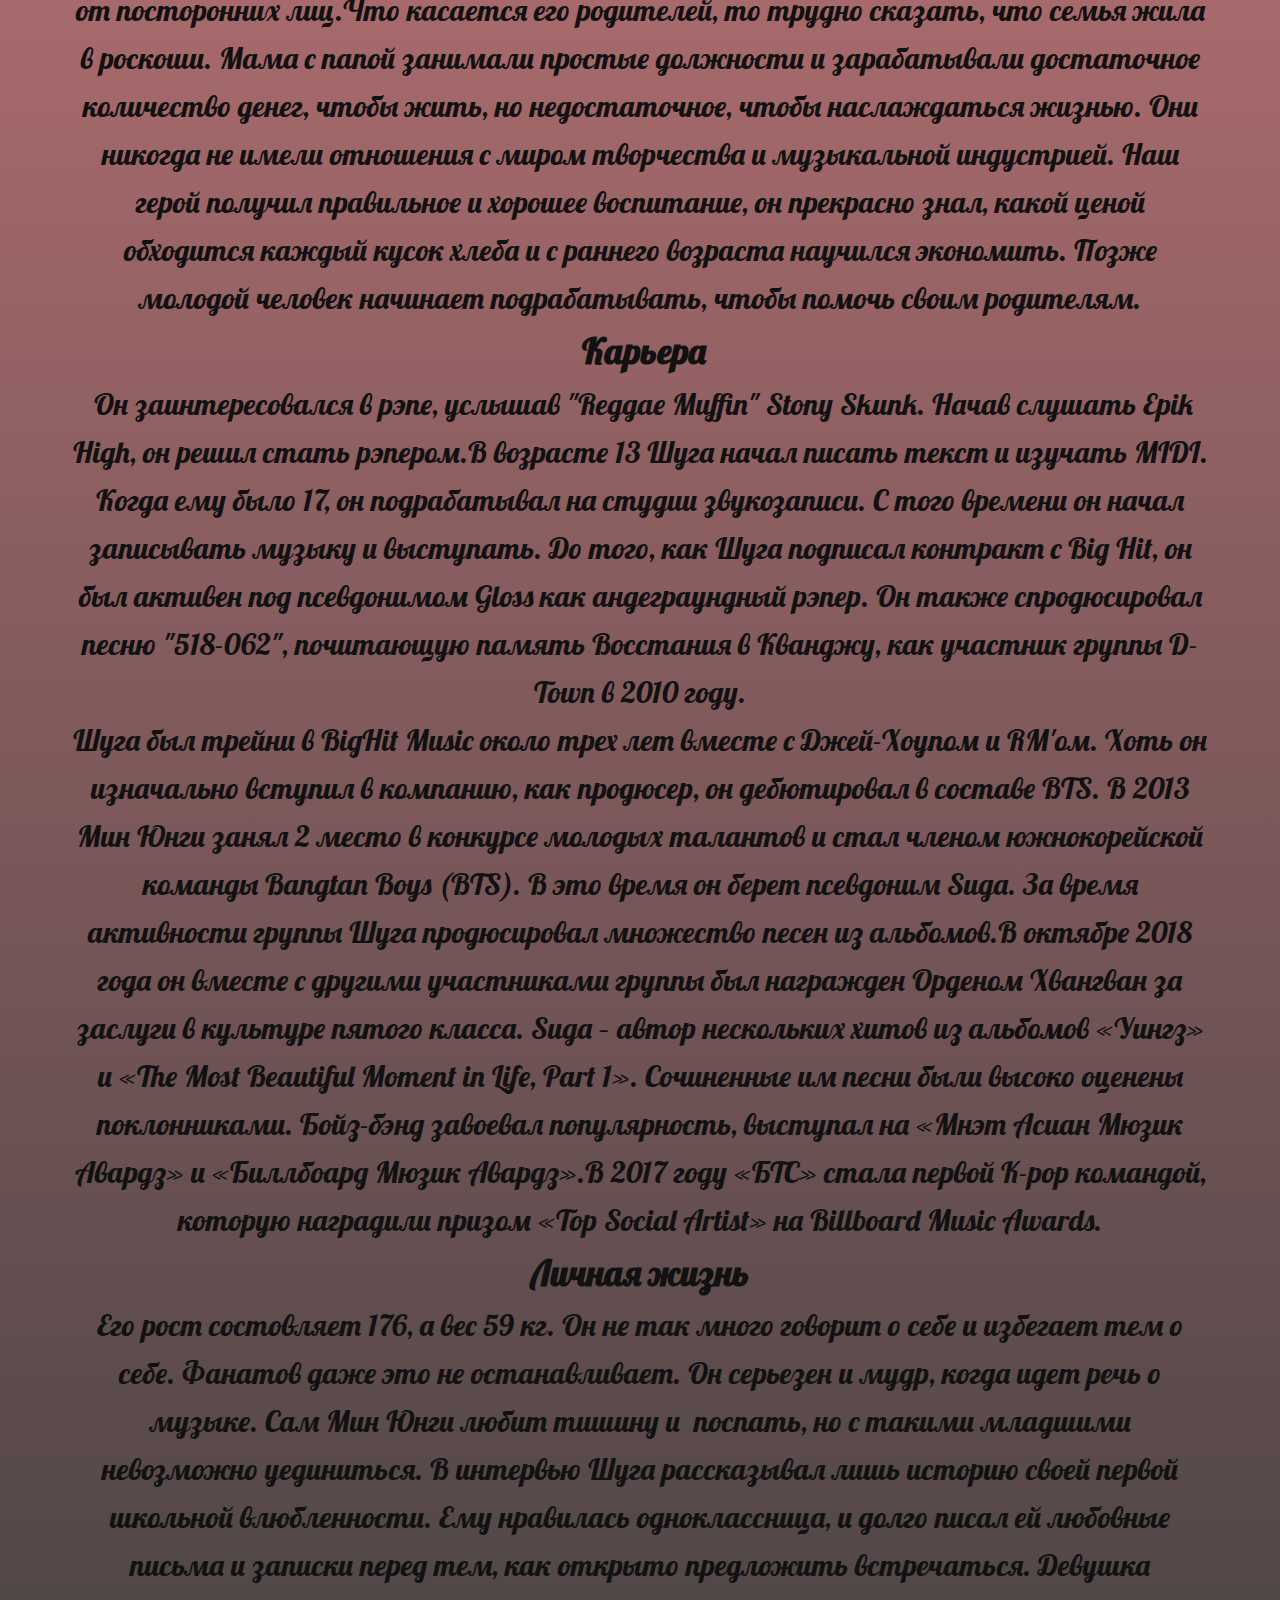
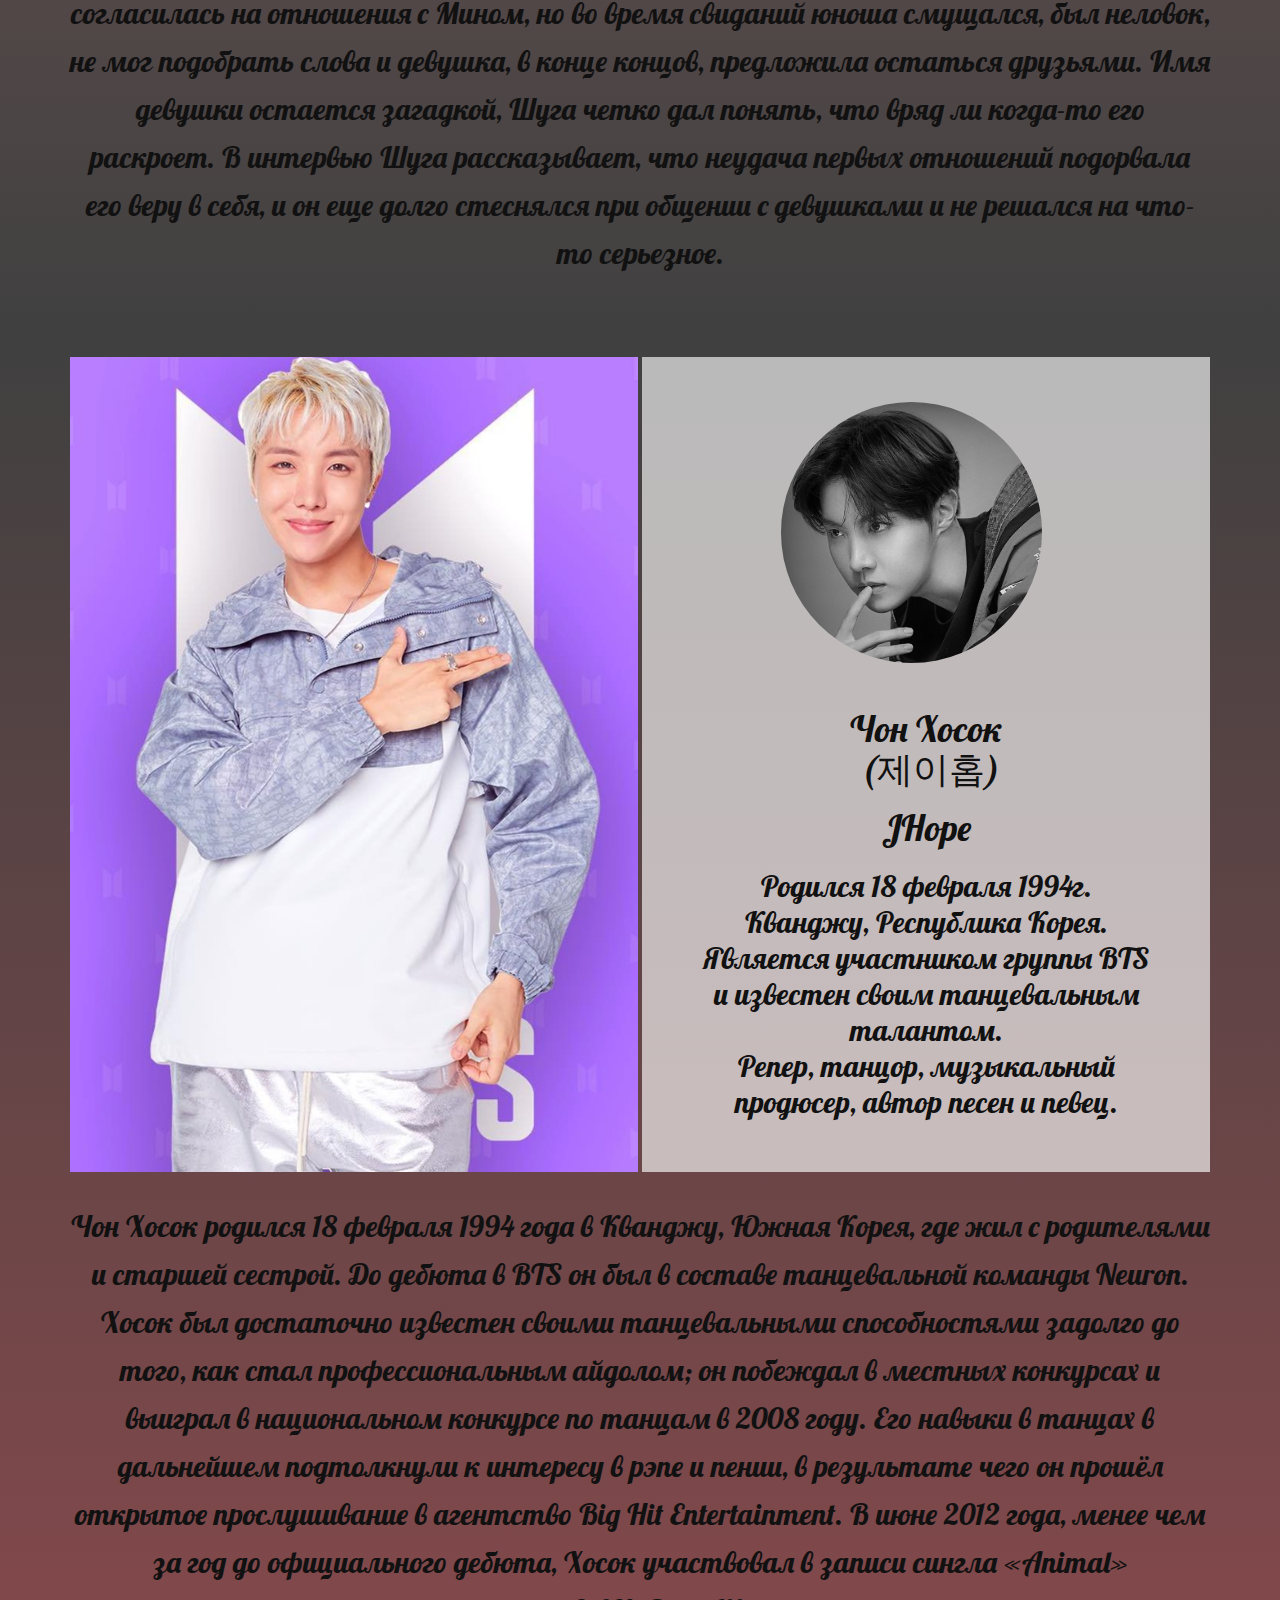
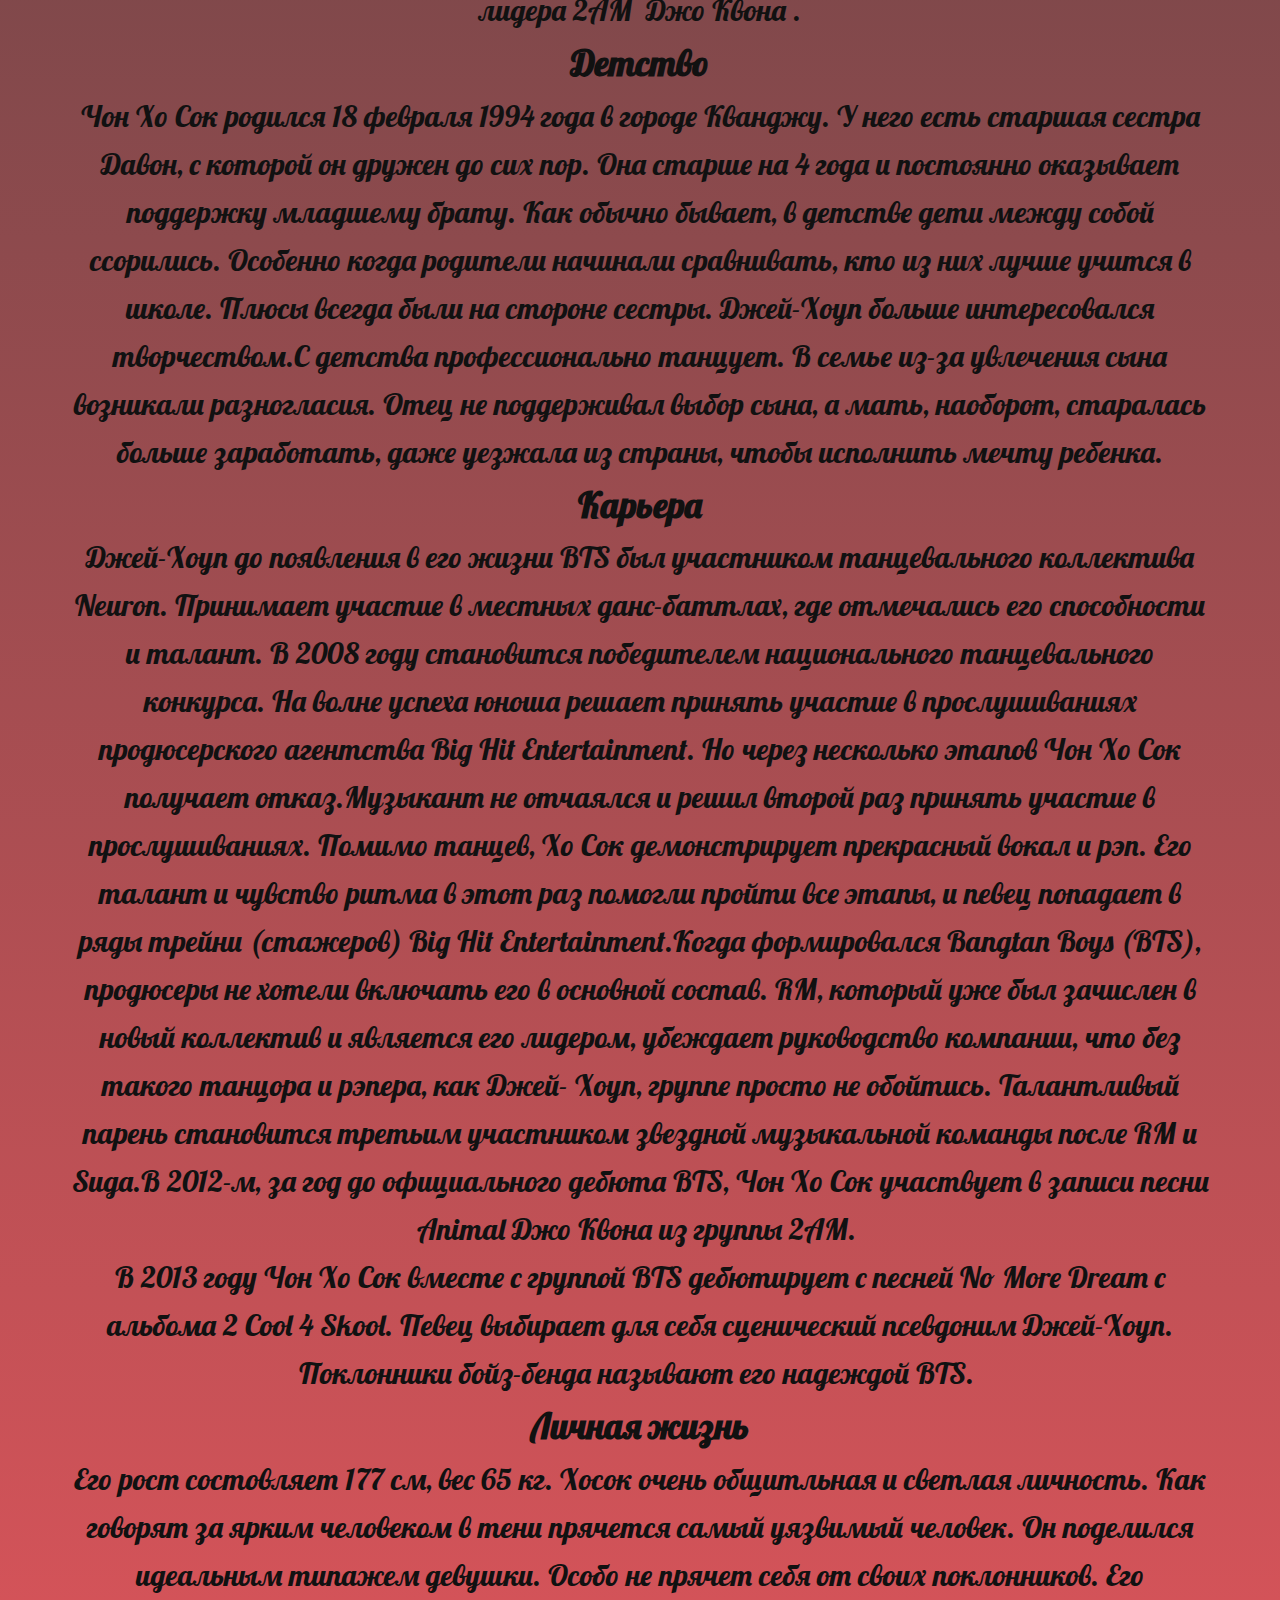
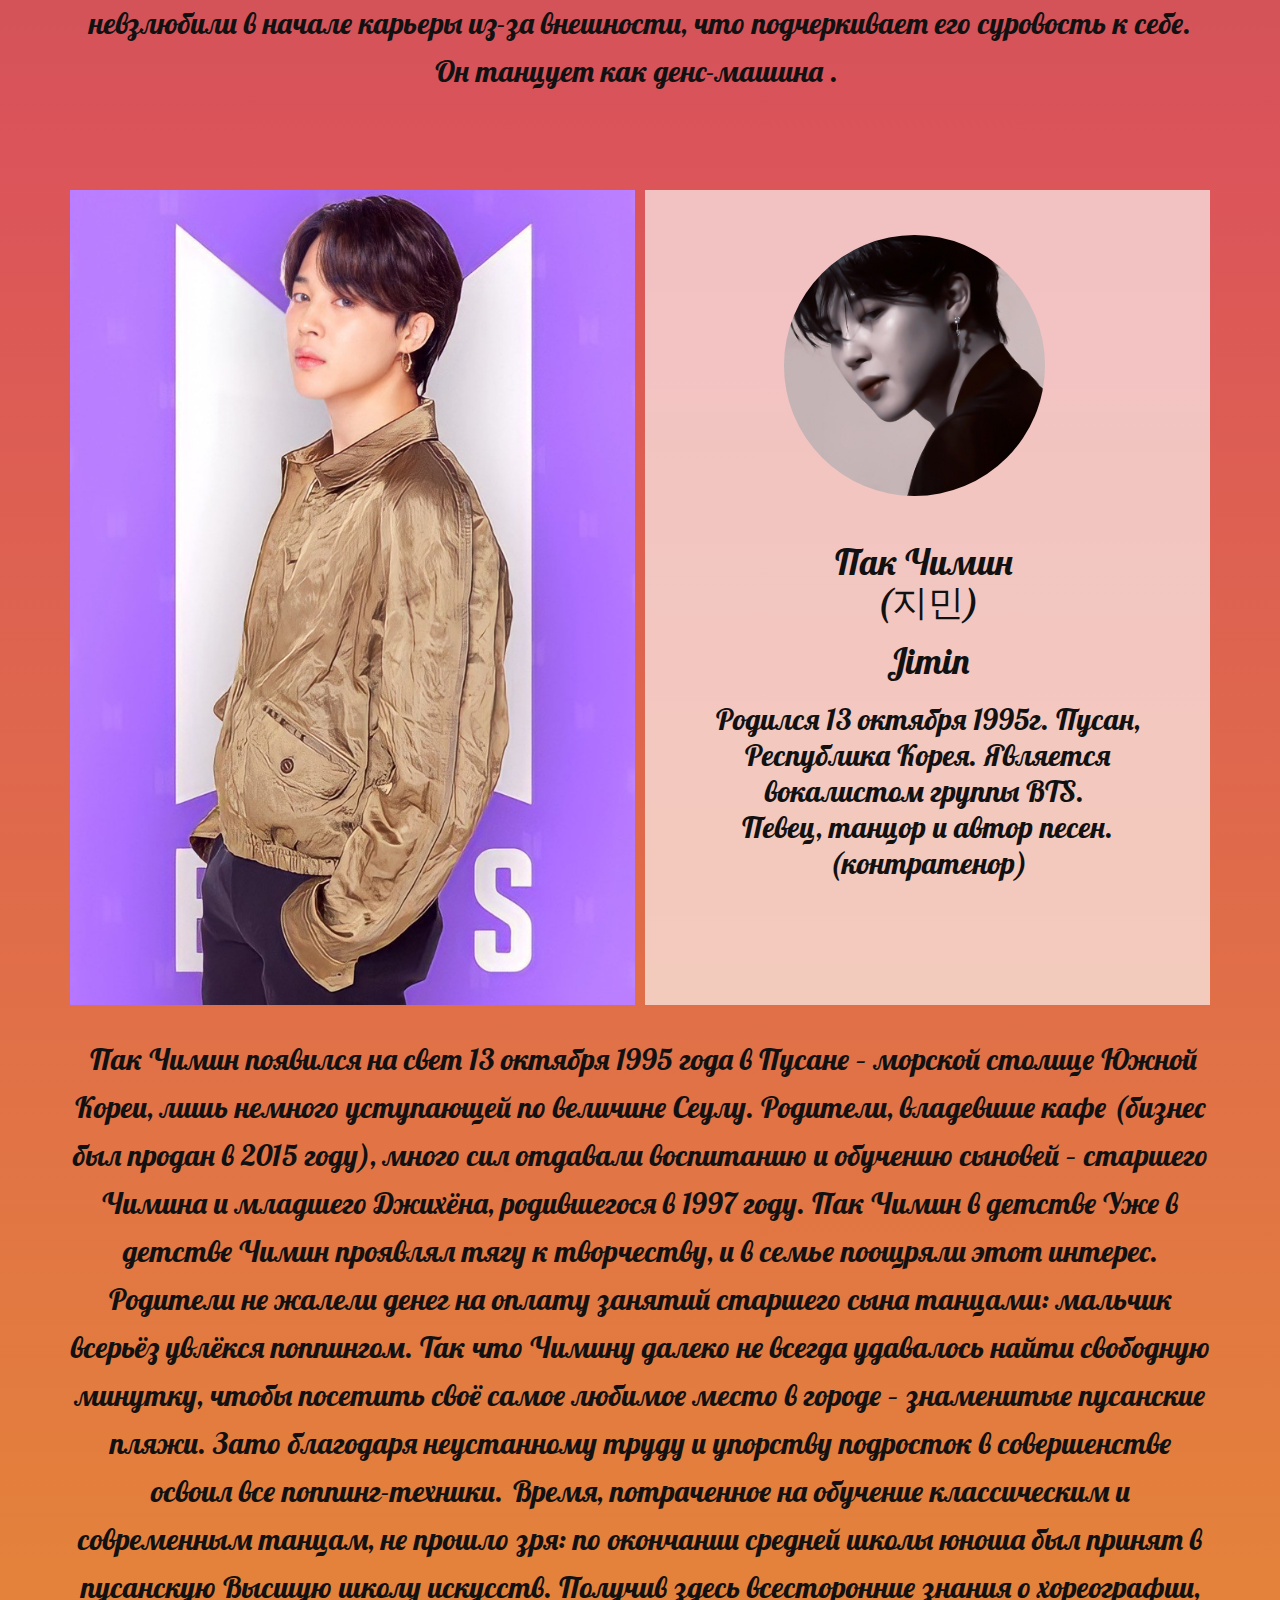
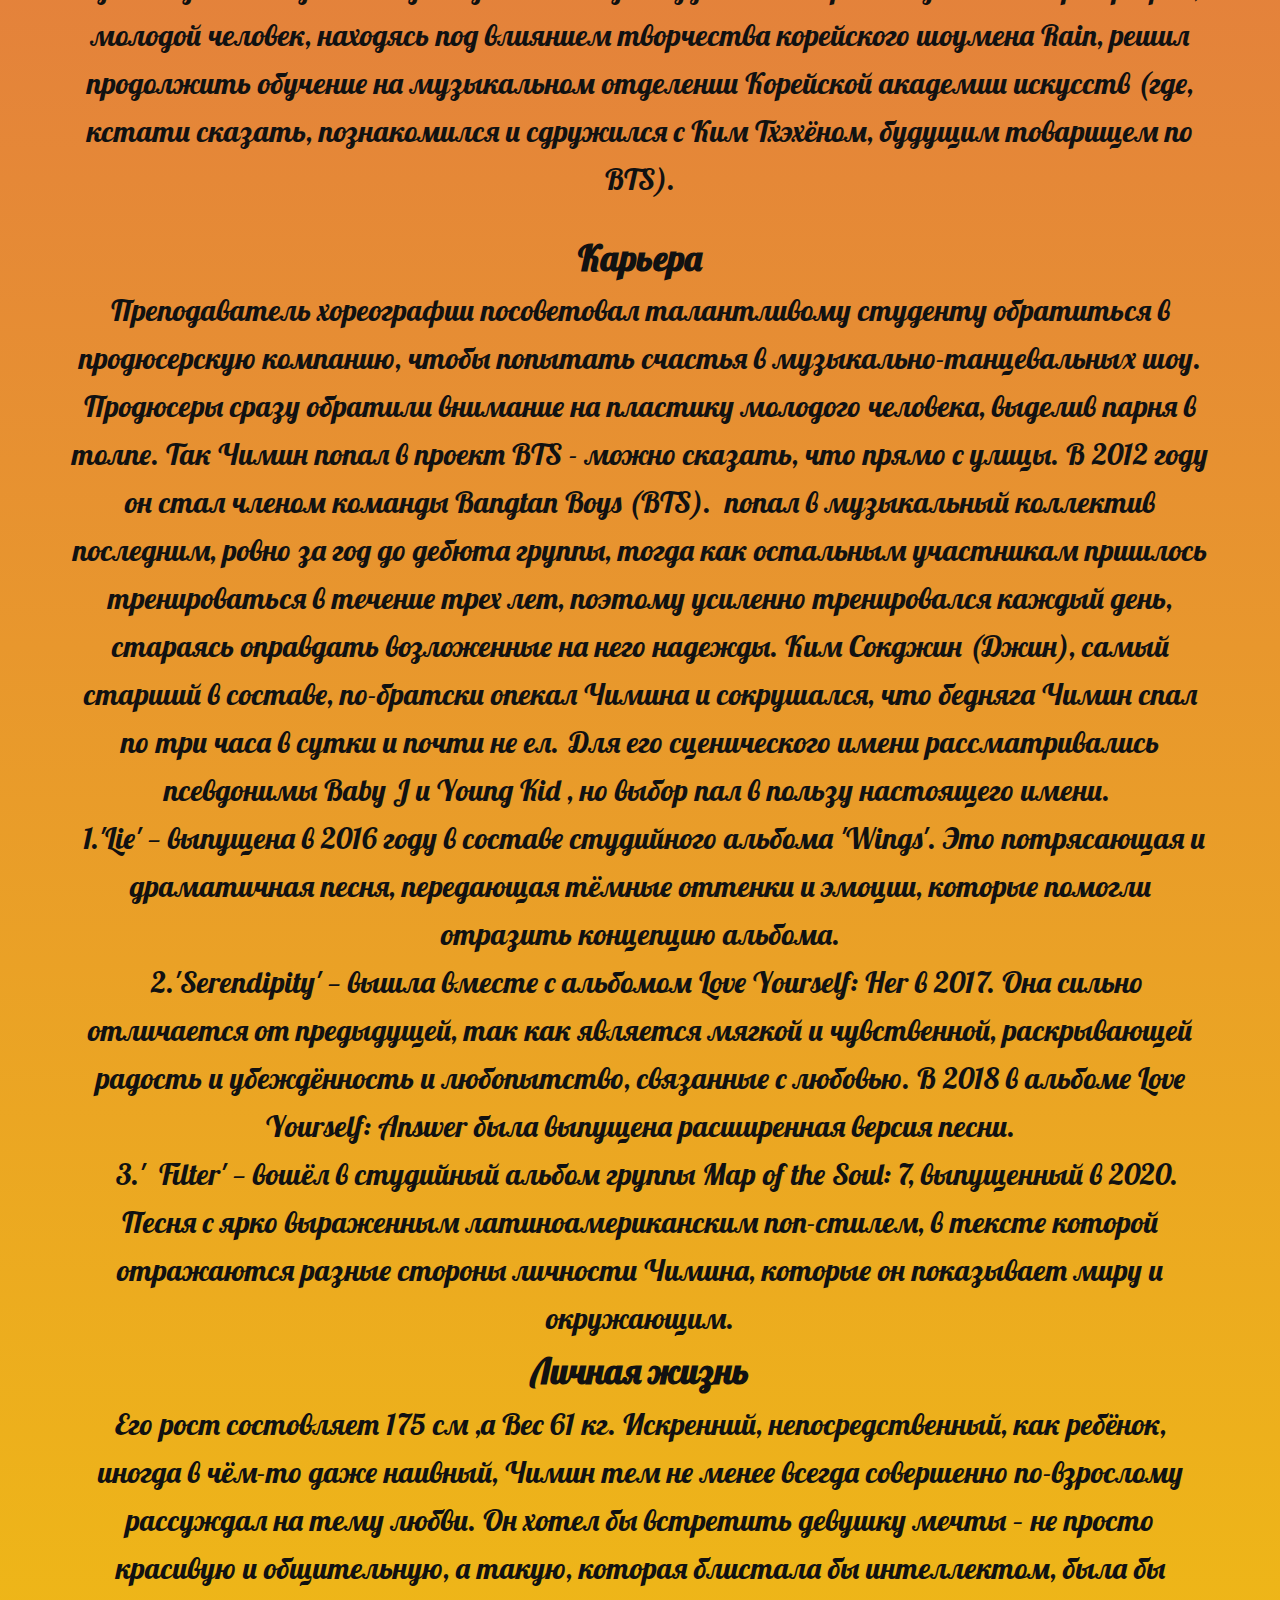
<file: Участники.html>
<!DOCTYPE html>
<html style="font-size: 16px;" lang="ru-RU">
  <head>
    <meta name="viewport" content="width=device-width, initial-scale=1.0">
    <meta charset="utf-8">
    <meta name="keywords" content="">
    <meta name="description" content="">
    <meta name="page_type" content="np-template-header-footer-from-plugin">
    <title>Участники</title>
    <link rel="stylesheet" href="nicepage.css" media="screen">
<link rel="stylesheet" href="Участники.css" media="screen">
    <script class="u-script" type="text/javascript" src="jquery.js" defer=""></script>
    <script class="u-script" type="text/javascript" src="nicepage.js" defer=""></script>
    <meta name="generator" content="Nicepage 4.7.1, nicepage.com">
    <link rel="icon" href="images/favicon1.jpg">
    <link id="u-theme-google-font" rel="stylesheet" href="https://fonts.googleapis.com/css?family=Roboto:100,100i,300,300i,400,400i,500,500i,700,700i,900,900i|Open+Sans:300,300i,400,400i,500,500i,600,600i,700,700i,800,800i">
    <link id="u-page-google-font" rel="stylesheet" href="https://fonts.googleapis.com/css?family=Lobster:400|Aclonica:400">
    
    
    
    
    
    
    
    
    
    <script type="application/ld+json">{
		"@context": "http://schema.org",
		"@type": "Organization",
		"name": "Site1",
		"logo": "images/b0b5af65-2be4-3427-ec45-9a8c1a97b3d8.jpg",
		"sameAs": [
				"https://facebook.com/name",
				"https://twitter.com/name",
				"https://instagram.com/name"
		]
}</script>
    <meta name="theme-color" content="#478ac9">
    <meta name="twitter:site" content="@">
    <meta name="twitter:card" content="summary_large_image">
    <meta name="twitter:title" content="Участники">
    <meta name="twitter:description" content="Site1">
    <meta property="og:title" content="Участники">
    <meta property="og:description" content="">
    <meta property="og:type" content="website">
  </head>
  <body class="u-body u-xl-mode"><header class="u-align-center-sm u-align-center-xs u-clearfix u-header u-palette-1-light-3 u-header" id="sec-4e36"><div class="u-clearfix u-sheet u-sheet-1">
        <a href="https://nicepage.com/k/offer-html-templates" class="u-image u-logo u-image-1" data-image-width="320" data-image-height="320">
          <img src="images/b0b5af65-2be4-3427-ec45-9a8c1a97b3d8.jpg" class="u-logo-image u-logo-image-1">
        </a>
        <nav class="u-align-left u-menu u-menu-dropdown u-offcanvas u-menu-1">
          <div class="menu-collapse" style="font-size: 1rem;">
            <a class="u-button-style u-nav-link" href="#">
              <svg class="u-svg-link" preserveAspectRatio="xMidYMin slice" viewBox="0 0 302 302" style=""><use xmlns:xlink="http://www.w3.org/1999/xlink" xlink:href="#svg-8a8f"></use></svg>
              <svg xmlns="http://www.w3.org/2000/svg" xmlns:xlink="http://www.w3.org/1999/xlink" version="1.1" id="svg-8a8f" x="0px" y="0px" viewBox="0 0 302 302" style="enable-background:new 0 0 302 302;" xml:space="preserve" class="u-svg-content"><g><rect y="36" width="302" height="30"></rect><rect y="236" width="302" height="30"></rect><rect y="136" width="302" height="30"></rect>
</g><g></g><g></g><g></g><g></g><g></g><g></g><g></g><g></g><g></g><g></g><g></g><g></g><g></g><g></g><g></g></svg>
            </a>
          </div>
          <div class="u-custom-menu u-nav-container">
            <ul class="u-nav u-unstyled u-nav-1"><li class="u-nav-item"><a class="u-button-style u-nav-link u-text-active-palette-1-base u-text-hover-palette-2-base" href="Главная.html" style="padding: 26px 20px;">Главная</a>
</li><li class="u-nav-item"><a class="u-button-style u-nav-link u-text-active-palette-1-base u-text-hover-palette-2-base" href="Участники.html" style="padding: 26px 20px;">Участники</a>
</li><li class="u-nav-item"><a class="u-button-style u-nav-link u-text-active-palette-1-base u-text-hover-palette-2-base" href="#" target="_blank" style="padding: 26px 20px;">Альбомы</a>
</li></ul>
          </div>
          <div class="u-custom-menu u-nav-container-collapse">
            <div class="u-align-center u-black u-container-style u-inner-container-layout u-opacity u-opacity-95 u-sidenav">
              <div class="u-inner-container-layout u-sidenav-overflow">
                <div class="u-menu-close"></div>
                <ul class="u-align-center u-nav u-popupmenu-items u-unstyled u-nav-2"><li class="u-nav-item"><a class="u-button-style u-nav-link" href="Главная.html">Главная</a>
</li><li class="u-nav-item"><a class="u-button-style u-nav-link" href="Участники.html">Участники</a>
</li><li class="u-nav-item"><a class="u-button-style u-nav-link" href="#" target="_blank">Альбомы</a>
</li></ul>
              </div>
            </div>
            <div class="u-black u-menu-overlay u-opacity u-opacity-70"></div>
          </div>
        </nav>
      </div></header>
    <section class="u-clearfix u-image u-section-1" id="sec-2cda" data-image-width="1280" data-image-height="853">
      <div class="u-clearfix u-sheet u-sheet-1"></div>
    </section>
    <section class="u-clearfix u-gradient u-section-2" id="sec-99ee">
      <div class="u-clearfix u-sheet u-sheet-1">
        <div class="u-clearfix u-expanded-width u-gutter-10 u-layout-wrap u-layout-wrap-1">
          <div class="u-layout" style="">
            <div class="u-layout-row" style="">
              <div class="u-align-center u-container-style u-image u-layout-cell u-left-cell u-size-30 u-size-xs-60 u-image-1" data-image-width="710" data-image-height="1080">
                <div class="u-container-layout u-valign-middle u-container-layout-1" src=""></div>
              </div>
              <div class="u-align-center u-container-style u-layout-cell u-opacity u-opacity-40 u-right-cell u-size-30 u-size-xs-60 u-white u-layout-cell-2">
                <div class="u-container-layout u-container-layout-2">
                  <div alt="" class="u-image u-image-circle u-image-2" src="" data-image-width="661" data-image-height="821"></div>
                  <h2 class="u-text u-text-default u-text-1">Ким Намджун&nbsp;<br>(알엠)
                  </h2>
                  <h2 class="u-custom-font u-font-lobster u-subtitle u-text u-text-default u-text-2">RM</h2>
                  <h3 class="u-custom-font u-font-lobster u-text u-text-default u-text-3">Родился 12 сентября 2994г. Ильсан, Республика корея.<br>Он лидер группы BTS под руководством компании BigHit Music.&nbsp;<br>Репер, автор песен и музыкальный продюсер.
                  </h3>
                </div>
              </div>
            </div>
          </div>
        </div>
        <p class="u-align-center u-custom-font u-font-lobster u-text u-text-4">
          <span style="font-weight: 700; font-size: 2.25rem;">&nbsp;Детство</span>
          <br>&nbsp;<span style="font-weight: 700;">Ким Намджун</span> родился 12 сентября 1994 года в Тонджакку,&nbsp;Южная Корея, в возрасте 4-5 лет вместе с родителями переехал в Ильсан, где и провел свое детство.&nbsp;Является старшим ребёнком в семье, у него есть младшая сестра. Ещё ребёнком, Намджун выучил английский смотря американский сериал&nbsp;Друзья, все серии которого ему купила мама.&nbsp;Школьником он увлекался написанием поэзии и получал награды на различных конкурсах. Свои работы он в течение около года публиковал на поэтическом форуме, где привлек внимание читателей. На данный момент широко известно одно его произведение написанное в 5 классе под названием «Тигр Корейского полуострова». Его детской мечтой было стать поэтом или писателем.<br>&nbsp; Юноша, увлекавшийся компьютерными играми, придумал себе ник Runcha Randa. Этот псевдоним пригодился ему и для музыкальной карьеры. Она началась так — Ким вместе со своим другом хип-хопером Zico записал несколько дисков. Это не сделало его известным, но юноша приобрел необходимый опыт.<br>
          <span style="font-weight: 700; font-size: 2.25rem;">Карьера&nbsp;</span>
          <br>&nbsp; &nbsp;RM замечен многими благодаря своим выдающимся знаниям. В 7 классе он набрал 850 баллов в тесте по&nbsp;английскому языку. По окончанию обучения RM вошел в 1&nbsp;% лучших в стране на вступительных экзаменах в университеты по языку, математике, иностранному языку и общественным наукам, а его IQ составил 148 баллов.&nbsp;&nbsp;Помимо родного корейского языка он свободно владеет английским и&nbsp;японским, он продолжил изучать его после того, как все трейни Big Hit получили базовые знания этого языка.Родители RM были категорически против его интереса к музыкальной карьере из-за его академических достижений, и изначально RM решил отложить музыку, чтобы сосредоточиться на учёбе. Чтобы убедить свою мать позволить ему стать рэпером, он спросил её, «хочет ли она иметь сына, который был бы первым рэпером страны или студентом на 5000-ом месте.<br>&nbsp; Когда парню было 16, он создал группу<span style="font-weight: 700;"> BTS</span>, став ее первым участником и лидером. В тот период появился и новый творческий псевдоним Джуна — <span style="font-weight: 700;">Rap Monster</span> или <span style="font-weight: 700;">RM</span>. Три долгих года музыканты посвятили изнурительным репетициям. И только после этого поклонники данного направления увидели BTS в том качестве, который просто заставил их стать фанатами новой группы. В бойз-бенз вошли уже известным нам <span style="font-weight: 700;">RM, Jin,&nbsp; Suga, JHope, Jimin, V, Jungkook.</span>
          <br>&nbsp; Три года упорной работы не прошли даром. Группа стала известной на родине, прорвалась на мировой уровень. Со своими иностранными коллегами RM чувствовал себя как рыба в воде, с удовольствием работал над совместными треками и клипами с американскими, корейскими музыкантами. Сольный микспейп юного корейца под названием «Rush» (2015) попал в топ-50 хип-хоп-пластинок, остановившись на 48 строчке.<br>В <span style="font-weight: 700;">2017, 2018</span> годах звезды корейского рэпа стали призерами <span style="font-weight: 700;">Billboard Music Awards</span>, их назвали лучшими артистами социальных сетей. В конце 2018 года Рэп-монстр порадовал фанатов новым диском-микстейпом «Мonо». Через некоторое время музыканта и весь его коллектив наградили орденом «За заслуги в культуре». Высокую награду вручил президент Кореи.<br>
          <span style="font-weight: 700; font-size: 2.25rem;">Личная жизнь</span>
          <br>Он не просто так является лидером BTS. Он мудр не по годам, и проделал действительно большую работу, чтобы быть тем, кем является сейчас&nbsp;<br>Звездный певец еще не успел жениться, у него нет детей. Есть ли у него возлюбленная – большой вопрос, эта информация тоже скрывается за семью печатями. Джун делает музыкальную карьеру, на личную жизнь обращает мало внимания. Рост рэпера – 181 см, вес оставляет 67 кг.<br>Как говорят сами мемберы он слегка неуклюж. Он не единожды показывал нам свою эту сторону. Со времен дебюта RM. Его рост состовляет 181 см и он частенько об жтом забывает. И из-за тогоб что он&nbsp; высокий и сильный возникают разные комичные ситуации. Он тот тип людейб которых можно неправильно понять. у него внешность грозная и серьезная, но внутри он самый милая и нежная личность.&nbsp;<br>Он наверно будет идеальным мужем, потому что он лучше во всем, даже если он ошибется его невозможно ругать или наказать.
        </p>
      </div>
    </section>
    <section class="u-clearfix u-gradient u-section-3" id="sec-81f3">
      <div class="u-clearfix u-sheet u-sheet-1">
        <div class="u-clearfix u-expanded-width u-gutter-10 u-layout-wrap u-layout-wrap-1">
          <div class="u-layout" style="">
            <div class="u-layout-row" style="">
              <div class="u-align-center u-container-style u-image u-layout-cell u-left-cell u-size-30 u-size-xs-60 u-image-1" data-image-width="710" data-image-height="1080">
                <div class="u-container-layout u-valign-middle u-container-layout-1" src=""></div>
              </div>
              <div class="u-align-center u-container-style u-layout-cell u-opacity u-opacity-40 u-right-cell u-size-30 u-size-xs-60 u-white u-layout-cell-2">
                <div class="u-container-layout u-container-layout-2">
                  <div alt="" class="u-image u-image-circle u-image-2" src="" data-image-width="598" data-image-height="629"></div>
                  <h2 class="u-text u-text-default u-text-1">Ким Сокджин (진)</h2>
                  <h2 class="u-custom-font u-font-lobster u-subtitle u-text u-text-default u-text-2">Jin</h2>
                  <h3 class="u-custom-font u-font-lobster u-text u-text-default u-text-3">Родился 4 декабря 1993г.&nbsp; Квачхон, Кёнгидо, Республика Корея. Является самым старшим участником и вокалистом группы BTS<span style="font-size: 1.875rem;">
                      <span style="font-size: 2.25rem;"> .&nbsp;</span>
                    </span>
                    <br>Певец и автор песен.(тенор)
                  </h3>
                </div>
              </div>
            </div>
          </div>
        </div>
        <p class="u-align-center u-custom-font u-font-lobster u-text u-text-4">&nbsp; Ким Сокджин родился 4 декабря 1992 года в городе Квачхон, провинция Кенгидо, Южная Корея. Его семья состоит из матери, отца и старшего брата.В то время как в средней школе Ким был разведан на улице южнокорейским агентством K-pop&nbsp;SM Entertainment, но он отклонил предложение в то время.&nbsp;Первоначально он намеревался стать актёром, посещая университет Конкук и получив степень в области искусства и актёрского мастерства 22 февраля 2017 года. В настоящее время он учится в аспирантуре Ханьянского Киберуниверситета, изучая не только музыкувка.<br>
          <span style="font-weight: 700; font-size: 2.25rem;">Карьера</span>
          <br>&nbsp; Впервые Джина заметили, пока он шёл по улице, и предложили пройти прослушивание в&nbsp;<span style="font-weight: 700;">Big Hit Entertainment</span>; в то время он учился на актёра.&nbsp;13 июня 2013 года он дебютировал как один из четырёх вокалистов в бойбенде BTS с синглом «No More Dream».&nbsp;Несмотря на то, что Чин и ранее занимался написанием песен, впервые он стал со-продюсером в 2016 году для своей сольной композиции «Awake» с альбома&nbsp;<i>Wings</i>. Песня достигла 17 места в&nbsp;чарте скачиваний&nbsp;<i>Gaon</i>&nbsp;и 6 позиции в&nbsp;цифровом сингловом чарте&nbsp;<i>Billboard</i>.&nbsp;В декабре специальная рождественская версия была опубликована на&nbsp;SoundCloud. 9 августа 2018 года был опубликован трейлер к&nbsp;предстоящему альбому BTS, интро для которого исполнил Чин. Редакторы&nbsp;<i>Billboard</i>&nbsp;описали композицию как «строящуюся&nbsp;поп-рок&nbsp;мелодию», текст затрагивал концепцию принятия себя таким, какой ты есть и любовь к себе.&nbsp;Песня достигла 28 места в чарте скачиваний и 4 строчки в цифровом сингловом чарте&nbsp;<i>Billboard</i>.&nbsp;В октябре Чин вместе с остальными участниками группы получил&nbsp;Орден «За заслуги в культуре»&nbsp;пятого класса от&nbsp;Президента Республики Корея.<br>
          <span style="font-weight: 700; font-size: 2.25rem;">Линая жизнь <span style="font-weight: 700;"></span>
          </span>
          <br>Ким Сок Джин – старший в группе, поэтому друзья в шутку называют его «мать». Он действительно проявляет массу заботы по отношению к своим коллегам. Его друг&nbsp;Мин Юнги, выступающий в группе под псевдонимом Сюга, даже пошутил, что женился бы на нем, будь Джин девушкой. Ким любит готовить и часто угощает всех собственноручно приготовленными блюдами.<br>Высокий, стройный красавец (рост 179 см, вес 63 кг) – мечта миллионов девушек в разных уголках планеты. Он с легкостью может похвастаться своей внешностью принца из сказки. Он очарует даже парней.&nbsp;При этом Джин относится к своей внешности критически, например, не любит свой образ в очках, поскольку кажется себе неуверенным и робким. Фанаты всячески его поддерживают, говоря о том , что у него все хорошо.<br>
        </p>
      </div>
    </section>
    <section class="u-clearfix u-gradient u-section-4" id="sec-1437">
      <div class="u-clearfix u-sheet u-sheet-1">
        <div class="u-clearfix u-expanded-width u-gutter-10 u-layout-wrap u-layout-wrap-1">
          <div class="u-layout" style="">
            <div class="u-layout-row" style="">
              <div class="u-align-center u-container-style u-image u-layout-cell u-left-cell u-size-30 u-size-xs-60 u-image-1" data-image-width="710" data-image-height="1080">
                <div class="u-container-layout u-valign-middle u-container-layout-1" src=""></div>
              </div>
              <div class="u-align-center u-container-style u-layout-cell u-opacity u-opacity-40 u-right-cell u-size-30 u-size-xs-60 u-white u-layout-cell-2">
                <div class="u-container-layout u-container-layout-2">
                  <div alt="" class="u-image u-image-circle u-image-2" src="" data-image-width="500" data-image-height="500"></div>
                  <h2 class="u-text u-text-default u-text-1">Мин Юнги<br>&nbsp; (슈가)
                  </h2>
                  <h2 class="u-custom-font u-font-lobster u-subtitle u-text u-text-default u-text-2">Suga</h2>
                  <h3 class="u-custom-font u-font-lobster u-text u-text-default u-text-3">Родился&nbsp;9 марта 1993г. Тэгу, Республика Корея.&nbsp; Известен как участник группы BTS.<br>Репер, композитор, автор песен и музыкальный продюсер.
                  </h3>
                </div>
              </div>
            </div>
          </div>
        </div>
        <p class="u-align-center u-custom-font u-font-lobster u-text u-text-4">Мин Юнги родился в 1993 году, в начале весны 9 марта, практически в Международный женский день он стал лучшим подарком для своей матери. Парень провел все свое детство в небольшом городке, что находится в провинции Тэгу на территории Южной Кореи. Кроме него в семье был старший брат, но, к сожалению, в открытых источниках доступной информации про него нет. Во всех своих интервью и публикациях наш герой старается не затрагивать тему близких людей и держит личные сведения в секрете от посторонних лиц.Что касается его родителей, то трудно сказать, что семья жила в роскоши. Мама с папой занимали простые должности и зарабатывали достаточное количество денег, чтобы жить, но недостаточное, чтобы наслаждаться жизнью. Они никогда не имели отношения с миром творчества и музыкальной индустрией. Наш герой получил правильное и хорошее воспитание, он прекрасно знал, какой ценой обходится каждый кусок хлеба и с раннего возраста научился экономить. Позже молодой человек начинает подрабатывать, чтобы помочь своим родителям.<br>&nbsp;<span style="font-size: 2.25rem; font-weight: 700;">Карьера</span>
          <br>&nbsp;Он заинтересовался в рэпе, услышав "Reggae Muffin"&nbsp;Stony Skunk. Начав слушать&nbsp;Epik High, он решил стать рэпером.В возрасте 13 Шуга начал писать текст и изучать&nbsp;MIDI. Когда ему было 17, он подрабатывал на студии звукозаписи. С того времени он начал записывать музыку и выступать. До того, как Шуга подписал контракт с Big Hit, он был активен под псевдонимом Gloss как андеграундный рэпер. Он также спродюсировал песню "518-062", почитающую память&nbsp;Восстания в Кванджу, как участник группы D-Town в 2010 году.<br>Шуга был трейни в&nbsp;BigHit Music&nbsp;около трех лет вместе с&nbsp;Джей-Хоупом&nbsp;и&nbsp;RM'ом. Хоть он изначально вступил в компанию, как продюсер, он дебютировал в составе&nbsp;BTS. В 2013 Мин Юнги занял 2 место в конкурсе молодых талантов и стал членом южнокорейской команды Bangtan Boys (BTS). В это время он берет псевдоним Suga. За время активности группы Шуга продюсировал множество песен из альбомов.В октябре 2018 года он вместе с другими участниками группы был награжден Орденом Хвангван за заслуги в культуре пятого класса.&nbsp;Suga – автор нескольких хитов из альбомов «Уингз» и «The Most Beautiful Moment in Life, Part 1». Сочиненные им песни были высоко оценены поклонниками. Бойз-бэнд завоевал популярность, выступал на «Мнэт Асиан Мюзик Авардз» и «Биллбоард Мюзик Авардз».В 2017 году «БТС» стала первой K-pop командой, которую наградили призом «Top Social Artist» на Billboard Music Awards.<br>
          <span style="font-size: 2.25rem; font-weight: 700;">Личная жизнь</span>
          <br>Его рост состовляет 176, а вес 59 кг. Он не так много говорит о себе и избегает тем о себе. Фанатов даже это не останавливает. Он серьезен и мудр, когда идет речь о музыке. Сам Мин Юнги любит тишину и&nbsp; поспать, но с такими младшими невозможно уединиться. В интервью Шуга рассказывал лишь историю своей первой школьной влюбленности. Ему нравилась одноклассница, и долго писал ей любовные письма и записки перед тем, как открыто предложить встречаться. Девушка согласилась на отношения с Мином, но во время свиданий юноша смущался, был неловок, не мог подобрать слова и девушка, в конце концов, предложила остаться друзьями. Имя девушки остается загадкой, Шуга четко дал понять, что вряд ли когда-то его раскроет. В интервью Шуга рассказывает, что неудача первых отношений подорвала его веру в себя, и он еще долго стеснялся при общении с девушками и не решался на что-то серьезное.<br>
        </p>
      </div>
    </section>
    <section class="u-clearfix u-gradient u-section-5" id="sec-ce7f">
      <div class="u-clearfix u-sheet u-sheet-1">
        <div class="u-clearfix u-expanded-width u-gutter-4 u-layout-wrap u-layout-wrap-1">
          <div class="u-layout" style="">
            <div class="u-layout-row" style="">
              <div class="u-align-center u-container-style u-image u-layout-cell u-left-cell u-size-30 u-size-xs-60 u-image-1" data-image-width="710" data-image-height="1080">
                <div class="u-container-layout u-valign-middle u-container-layout-1" src=""></div>
              </div>
              <div class="u-align-center u-container-style u-layout-cell u-opacity u-opacity-40 u-right-cell u-size-30 u-size-xs-60 u-white u-layout-cell-2">
                <div class="u-container-layout u-container-layout-2">
                  <div alt="" class="u-image u-image-circle u-image-2" src="" data-image-width="638" data-image-height="653"></div>
                  <h2 class="u-text u-text-default u-text-1">Чон Хосок<br>&nbsp;(제이홉)
                  </h2>
                  <h2 class="u-custom-font u-font-lobster u-subtitle u-text u-text-default u-text-2">JHope</h2>
                  <h3 class="u-custom-font u-font-lobster u-text u-text-default u-text-3">Родился 18 февраля 1994г. Кванджу, Республика Корея. Является участником группы BTS и известен своим танцевальным талантом.<br>Репер, танцор, музыкальный продюсер, автор песен и певец.
                  </h3>
                </div>
              </div>
            </div>
          </div>
        </div>
        <p class="u-align-center u-custom-font u-font-lobster u-text u-text-4"> Чон Хосок родился 18 февраля 1994 года в&nbsp;Кванджу,&nbsp;Южная Корея, где жил с родителями и старшей сестрой. До дебюта в&nbsp;BTS&nbsp;он был в составе танцевальной команды Neuron. Хосок был достаточно известен своими танцевальными способностями задолго до того, как стал профессиональным айдолом; он побеждал в местных конкурсах и выиграл в национальном конкурсе по танцам в 2008 году. Его навыки в танцах в дальнейшем подтолкнули к интересу в&nbsp;рэпе&nbsp;и&nbsp;пении, в результате чего он прошёл открытое прослушивание в агентство Big Hit Entertainment. В июне 2012 года, менее чем за год до официального дебюта, Хосок участвовал в записи сингла «Animal» лидера&nbsp;2AM&nbsp; Джо Квона .<br>
          <span style="font-size: 2.25rem; font-weight: 700;">Детство</span>
          <br>Чон Хо Сок родился 18 февраля 1994 года в городе Кванджу. У него есть старшая сестра Давон, с которой он дружен до сих пор. Она старше на 4 года и постоянно оказывает поддержку младшему брату. Как обычно бывает, в детстве дети между собой ссорились. Особенно когда родители начинали сравнивать, кто из них лучше учится в школе. Плюсы всегда были на стороне сестры. Джей-Хоуп больше интересовался творчеством.С детства профессионально танцует. В семье из-за увлечения сына возникали разногласия. Отец не поддерживал выбор сына, а мать, наоборот, старалась больше заработать, даже уезжала из страны, чтобы исполнить мечту ребенка.<br>
          <span style="font-size: 2.25rem; font-weight: 700;">Карьера</span>
          <br>Джей-Хоуп до появления в его жизни BTS был участником танцевального коллектива Neuron. Принимает участие в местных данс-баттлах, где отмечались его способности и талант. В 2008 году становится победителем национального танцевального конкурса. На волне успеха юноша решает принять участие в прослушиваниях продюсерского агентства Big Hit Entertainment. Но через несколько этапов Чон Хо Сок получает отказ.Музыкант не отчаялся и решил второй раз принять участие в прослушиваниях. Помимо танцев, Хо Сок демонстрирует прекрасный вокал и рэп. Его талант и чувство ритма в этот раз помогли пройти все этапы, и певец попадает в ряды трейни (стажеров) Big Hit Entertainment.Когда формировался Bangtan Boys (BTS), продюсеры не хотели включать его в основной состав. RM, который уже был зачислен в новый коллектив и является его лидером, убеждает руководство компании, что без такого танцора и рэпера, как Джей- Хоуп, группе просто не обойтись. Талантливый парень становится третьим участником звездной музыкальной команды после RM и Suga.В 2012-м, за год до официального дебюта BTS, Чон Хо Сок участвует в записи песни Animal Джо Квона из группы 2AM.&nbsp;<br>В 2013 году Чон Хо Сок вместе с группой BTS дебютирует с песней No More Dream с альбома 2 Cool 4 Skool. Певец выбирает для себя сценический псевдоним Джей-Хоуп. Поклонники бойз-бенда называют его надеждой BTS.&nbsp;<br>
          <span style="font-size: 2.25rem; font-weight: 700;">Личная жизнь</span>
          <br>Его рост состовляет 177 см, вес 65 кг. Хосок очень общитльная и светлая личность. Как говорят за ярким человеком в тени прячется самый уязвимый человек. Он поделился идеальным типажем девушки. Особо не прячет себя от своих поклонников. Его невзлюбили в начале карьеры из-за внешности, что подчеркивает его суровость к себе. Он танцует как денс-машина .&nbsp;
        </p>
      </div>
    </section>
    <section class="u-clearfix u-gradient u-section-6" id="sec-782d">
      <div class="u-clearfix u-sheet u-sheet-1">
        <div class="u-clearfix u-expanded-width u-gutter-10 u-layout-wrap u-layout-wrap-1">
          <div class="u-layout" style="">
            <div class="u-layout-row" style="">
              <div class="u-align-center u-container-style u-image u-layout-cell u-left-cell u-size-30 u-size-xs-60 u-image-1" data-image-width="710" data-image-height="1080">
                <div class="u-container-layout u-valign-middle u-container-layout-1" src=""></div>
              </div>
              <div class="u-align-center u-container-style u-layout-cell u-opacity u-opacity-40 u-right-cell u-size-30 u-size-xs-60 u-white u-layout-cell-2">
                <div class="u-container-layout u-container-layout-2">
                  <div alt="" class="u-image u-image-circle u-image-2" src="" data-image-width="597" data-image-height="583"></div>
                  <h2 class="u-text u-text-default u-text-1">Пак Чимин&nbsp;<br>(지민)
                  </h2>
                  <h2 class="u-custom-font u-font-lobster u-subtitle u-text u-text-default u-text-2">Jimin</h2>
                  <h3 class="u-custom-font u-font-lobster u-text u-text-default u-text-3">Родился 13 октября 1995г. Пусан, Республика Корея. Является вокалистом группы BTS.&nbsp;<br>Певец, танцор и автор песен.(контратенор)
                  </h3>
                </div>
              </div>
            </div>
          </div>
        </div>
        <p class="u-align-center u-custom-font u-font-lobster u-text u-text-4">
          <span style="font-size: 1.875rem;">&nbsp;Пак Чимин появился на свет 13 октября 1995 года в Пусане – морской столице Южной Кореи, лишь немного уступающей по величине Сеулу. Родители, владевшие кафе (бизнес был продан в 2015 году), много сил отдавали воспитанию и обучению сыновей – старшего Чимина и младшего Джихёна, родившегося в 1997 году. Пак Чимин в детстве Уже в детстве Чимин проявлял тягу к творчеству, и в семье поощряли этот интерес. Родители не жалели денег на оплату занятий старшего сына танцами: мальчик всерьёз увлёкся поппингом. Так что Чимину далеко не всегда удавалось найти свободную минутку, чтобы посетить своё самое любимое место в городе – знаменитые пусанские пляжи. Зато благодаря неустанному труду и упорству подросток в совершенстве освоил все поппинг-техники.&nbsp;</span>
          <span style="font-size: 1.875rem;">Время, потраченное на обучение классическим и современным танцам, не прошло зря: по окончании средней школы юноша был принят в пусанскую Высшую школу искусств. Получив здесь всесторонние знания о хореографии, молодой человек, находясь под влиянием творчества корейского шоумена Rain, решил продолжить обучение на музыкальном отделении Корейской академии искусств (где, кстати сказать, познакомился и сдружился с Ким Тхэхёном, будущим товарищем по BTS).</span>
          <br>
          <br>
          <span style="font-size: 1.875rem;">
            <span style="font-size: 2.25rem; font-weight: 700;">Карьера</span>
            <br>Преподаватель хореографии посоветовал талантливому студенту обратиться в продюсерскую компанию, чтобы попытать счастья в музыкально-танцевальных шоу. Продюсеры сразу обратили внимание на пластику молодого человека, выделив парня в толпе. Так Чимин попал в проект BTS - можно сказать, что прямо с улицы. В 2012 году он стал членом команды Bangtan Boys (BTS).&nbsp;
          </span>
          <span style="font-size: 1.875rem;">попал в музыкальный коллектив последним, ровно за год до дебюта группы, тогда как остальным участникам пришлось тренироваться в течение трех лет, поэтому усиленно тренировался каждый день, стараясь оправдать возложенные на него надежды. Ким Сокджин (Джин), самый старший в составе, по-братски опекал Чимина и сокрушался, что бедняга Чимин спал по три часа в сутки и почти не ел.&nbsp;</span>
          <span style="font-size: 1.875rem;">Для его сценического имени рассматривались псевдонимы Baby J и Young Kid , но выбор пал в пользу настоящего имени.&nbsp; &nbsp;1.'Lie'&nbsp;—&nbsp;выпущена в 2016 году в составе студийного альбома 'Wings'. Это потрясающая и драматичная песня, передающая тёмные оттенки и эмоции, которые помогли отразить концепцию альбома.<br>&nbsp; 2.'Serendipity'&nbsp;— вышла вместе с альбомом Love Yourself: Her в 2017. Она сильно отличается от предыдущей, так как является мягкой и чувственной, раскрывающей радость и убеждённость и любопытство, связанные с любовью. В 2018 в альбоме Love Yourself: Answer была выпущена расширенная версия песни.<br>&nbsp; 3.'&nbsp; Filter'&nbsp;— вошёл в студийный альбом группы&nbsp;Map of the Soul: 7, выпущенный в 2020. Песня с ярко выраженным латиноамериканским поп-стилем, в тексте которой отражаются разные стороны личности Чимина, которые он показывает миру и окружающим.
          </span>
          <span style="font-size: 1.875rem;">
            <br>
          </span>
          <span style="font-size: 1.875rem;">
            <span style="font-size: 2.25rem; font-weight: 700;">Личная жизнь</span>
            <br>
          </span>
          <span style="font-size: 1.875rem;"> Его рост состовляет 175 см&nbsp;,а Вес 61 кг. Искренний, непосредственный, как ребёнок, иногда в чём-то даже наивный, Чимин тем не менее всегда совершенно по-взрослому рассуждал на тему любви. Он хотел бы встретить девушку мечты – не просто красивую и общительную, а такую, которая блистала бы интеллектом, была бы верной, надёжной и единственной спутницей жизни. Пак Чимин пока ещё мечтает о своём женском идеале Охотно рассказывая журналистам о своём женском идеале, Пак в то же время не склонен распространяться о событиях собственной личной жизни. Одно время ходили слухи о его связи с Хан СынЁн из женской k-pop группы KARA, а также о романе с Сыльги из Red Velvet, но достоверные сведения публике так никто и не предоставил. В общем, по официальному мнению, Пак Чимин свободен. Возможно, этого требуют условия контракта с продюсерским центром. Такое положение дел лишь подогревает женский интерес к певцу – и зрительные залы полны девушек, жаждущих романтического знакомства с айдолом их сердец..</span>
          <br>
        </p>
      </div>
    </section>
    <section class="u-align-center u-clearfix u-gradient u-section-7" id="sec-8699">
      <div class="u-clearfix u-sheet u-sheet-1">
        <div class="u-clearfix u-expanded-width u-gutter-10 u-layout-wrap u-layout-wrap-1">
          <div class="u-layout" style="">
            <div class="u-layout-row" style="">
              <div class="u-align-center u-container-style u-image u-layout-cell u-left-cell u-size-30 u-size-xs-60 u-image-1" data-image-width="710" data-image-height="1080">
                <div class="u-container-layout u-valign-middle u-container-layout-1" src=""></div>
              </div>
              <div class="u-align-center u-container-style u-layout-cell u-opacity u-opacity-40 u-right-cell u-size-30 u-size-xs-60 u-white u-layout-cell-2">
                <div class="u-container-layout u-container-layout-2">
                  <div alt="" class="u-image u-image-circle u-image-2" src="" data-image-width="625" data-image-height="916"></div>
                  <h2 class="u-text u-text-default u-text-1">Ким Техён</h2>
                  <h2 class="u-custom-font u-font-lobster u-subtitle u-text u-text-2">V (뷔)</h2>
                  <h3 class="u-custom-font u-font-lobster u-text u-text-default u-text-3">Родился 30 декабря 1995г. Тегу, Республика Корея. Является вокалистом группы BTS.<br>Певец, автор песен и актер.(баритон)
                  </h3>
                </div>
              </div>
            </div>
          </div>
        </div>
        <p class="u-custom-font u-font-lobster u-text u-text-4">
          <span style="font-size: 2.25rem; font-weight: 700;">Детство</span>
          <br>Ким Тэхён родился в Тэгу, Южная Корея. У него есть младшие брат и сестра.Тэхён рос в бедности. Его воспитывала семья фермеров. Из-за занятости небогатые фермеры не всегда имели возможность уделять детям должное внимание, и ребятишек воспитывала бабушка. В школьные годы он был очень активным и любопытным ребенком. Уже тогда он тянулся к творчеству, его увлекала поэзия. В 6 классе он написал своё маленькое стихотворение "Ключ". Позже он начал брать уроки на саксофоне. Его отец поощрял эти занятия, так как он серьёзно относился к музыке. Поэтому он занимался этим в течении 3 лет.<br>
          <span style="font-size: 2.25rem; font-weight: 700;">Карьера</span>
          <br>&nbsp;Пришёл в&nbsp;BigHit Music&nbsp;чтобы просто поддержать своего друга, но кто-то из команды поиска стажёров увидел Тэхёна и предложил ему пройти прослушивание. После разрешения от отца он принял участие в отборе. Тэхён был единственным человеком, который смог пройти прослушивание в Тэгу в тот день.До своего официального дебюта он скрывался агентством&nbsp;BigHit Music. Однако он был замечен в музыкальном клипе "I’m Da One"&nbsp;Чо Квон.&nbsp;<br>Он дебютировал в составе&nbsp;BTS&nbsp;13 июня 2013 года с первым сингловым альбомом группы "2 Cool 4 Skool". Компания предложила три варианта выбора сценического псевдонима: Six&nbsp;(Сикс), Lex&nbsp;(Лекс)&nbsp;и V&nbsp;(Ви). Он выбрал последний вариант, так как тот означал "Victory". Впервые Тэхён попробовал себя в создании музыки в 2015 году во время работы над третьим мини-альбом&nbsp;BTS&nbsp;-&nbsp;<i>The Most Beautiful Moment In Life, Pt. 1</i>, где он стал одним из авторов и композиторов трека "Hold Me Tight". Он также работал над текстом песни "Boyz With Fun", вместе с&nbsp;Шуга. Для&nbsp;<i>The Most Beautiful Moment In Life, Pt. 2</i>&nbsp;Тэхён участвовал в создании заглавного трека "Run". В 2016 году Тэхён выпустил сольную композицию "Stigma", которая дебютировала в "топ-30 синглового чарта Gaon" и "в топ-10 мирового синглового чарта&nbsp;<i>Billboard</i>". Также Тэхён исполнял неофициальные каверы на "Hug Me" с&nbsp;Джей-Хоупом&nbsp;и сольный на "Someone like You"&nbsp;Адель. 8 июня 2017 года в честь празднования четвёртой годовщины&nbsp;BTS&nbsp;он выпустил песню "4 O’Clock", которую спродюсировал вместе с&nbsp;Намджуном.<br>
          <span style="font-size: 2.25rem; font-weight: 700;">Личная жизнь</span>
          <br>Его рост состовляет 179 см, вес 62 кг. Техен очень люит детей, потому что у него есть младште братья и сестеры. Он эмоциальный человек.&nbsp;Действительно, артист способен совершать поступки, не поддающиеся логическому объяснению, но это только подчеркивает шарм неординарного, удачливого парня. Элегантный Ким Тэхён, фото которого тому подтверждение, внешне совершенно не походит на чудака.Физически, внутренне повзрослевший 24-летний Ким Тэхён BTS называет не просто коллективом, а своей семьей. Несмотря на различие характеров добродушный Ви сумел найти общий язык со всеми. Особенное взаимопонимание возникло с Чимином — они пришли в агентство одновременно.Около года сверстники жили в одной комнате, сблизились и доверяли друг другу секреты. Весь макне-лайн по-особенному дружен. Старшие участники искренне радуются дружбе младших и стараются опекать их как братьев.
        </p>
      </div>
    </section>
    <section class="u-clearfix u-gradient u-section-8" id="sec-21b6">
      <div class="u-clearfix u-sheet u-valign-middle u-sheet-1">
        <div class="u-clearfix u-expanded-width u-gutter-10 u-layout-wrap u-layout-wrap-1">
          <div class="u-layout" style="">
            <div class="u-layout-row" style="">
              <div class="u-align-center u-container-style u-image u-layout-cell u-left-cell u-size-30 u-size-xs-60 u-image-1" data-image-width="710" data-image-height="1080">
                <div class="u-container-layout u-valign-middle u-container-layout-1" src=""></div>
              </div>
              <div class="u-align-center u-container-style u-layout-cell u-opacity u-opacity-40 u-right-cell u-size-30 u-size-xs-60 u-white u-layout-cell-2">
                <div class="u-container-layout u-container-layout-2">
                  <div alt="" class="u-image u-image-circle u-image-2" src="" data-image-width="656" data-image-height="860"></div>
                  <h2 class="u-text u-text-default u-text-1">Чон Чонгук</h2>
                  <h2 class="u-custom-font u-font-lobster u-subtitle u-text u-text-default u-text-2">Jungkook&nbsp;(정국)</h2>
                  <h3 class="u-custom-font u-font-lobster u-text u-text-default u-text-3">Родился 1 сентября 1997г. Пусан, Республика Корея. Является самым младшим участником и главным вокалистом&nbsp;группы BTS.<br>Певец, автор песени музыкальный продюсер.(тенор)
                  </h3>
                </div>
              </div>
            </div>
          </div>
        </div>
        <p class="u-align-center u-custom-font u-font-lobster u-text u-text-4"> Чон Чонгук родился 1 сентября 1997 года в Пусане, Южная Корея. У него есть старший брат.Посещал начальную школу Пэкян и среднюю школу Бэкян в Пусане, но перевёлся в среднюю школу Шингу в Сеуле. В школьные годы Чонгук не особо интересовался учёбой, любимыми предметами были искусства и спортивные занятия. Чонгук творчески одарен, как и остальные члены его семьи он имеет склонность к живописи. В 10-летнем возрасте Чонгук мечтал стать татуировщиком. В седьмом классе Чонгук изучал бибоинг с ровесниками и хёнами. Потом пошёл на кастинг шоу талантов&nbsp;<i>Superstar K2</i>&nbsp;в Тэгу. Он не прошёл на финальный отбор, но несмотря на это Чонгук получил предложения от семи музыкальных компаний, в конечном итоге выбрав&nbsp;BigHit Music, когда увидел выступление&nbsp;Намджуна. В то время Чонгук стремился достичь совершенства в искусстве танца, некоторое время он изучал с этой целью хореографию в Лос-Анджелесе, США.&nbsp;В 2012 году Чонгук снялся в клипе&nbsp;Чо Квона&nbsp;"I’m Da One", и был на подтанцовке женской группы&nbsp;GLAM.<br>
          <span style="font-size: 2.25rem; font-weight: 700;">Карьера</span>&nbsp;<br>13 июня 2013 года Чонгук дебютировал в составе&nbsp;BTS&nbsp;в возрасте 15 лет с первым сингловым альбомом группы "2 Cool 4 Skool". Выпустил две сольные композиции в группе — "Euphoria" и "Begin". "Begin" была выпущена в октябре 2016 года и вошла во второй студийный альбом группы&nbsp;<i>Wings</i>. "Euphoria" для&nbsp;<i>Love Yourself: Answer</i>&nbsp;была спродюсирована канадским диджеем&nbsp;DJ Swivel. Изначально композиция стала главной темой мини-фильма "Euphoria: Theme of Love Yourself: Wonder". Песня дебютировала в "Bubbling Under Hot 100 Singles" расположившись на 105 месте, и на протяжении 13 недель находилась в цифровом чарте Gaon.&nbsp;<br>В сентябре 2015 года Чонгук принял участие в кампании "Единая мечта, единая Корея" и стал одним из исполнителей одноимённой песни, записанной несколькими корейскими артистами в память о Корейской войне. Впервые песня была представлена на концерте 15 октября того же года.В 2016 году он участвовал в шоу&nbsp;<i>Цветочная команда</i>&nbsp;и&nbsp;<i>Звёздный броманс</i>. Он также появлялся на передаче&nbsp;<i>Лучший певец в маске</i>&nbsp;в 71 и 72 эпизодах. На&nbsp;KBS Song Festival&nbsp;Чонгук исполнил кавер "I’m Butterfly" вместе с другими айдолами 97 года рождения. В 2018 году, во время подготовки камбэк-шоу&nbsp;BTS&nbsp;телеканал&nbsp;<i>Mnet</i>&nbsp;предложил ему должность одного из продюсеров проекта. 6 ноября 2018 года он выступил вместе с&nbsp;Чарли Путом&nbsp;на MBC Plus X Genie Music Awards, где исполнил хит-сингл "We Don't Talk Anymore". 28 июля 2020 года Чонгук записал кавер на песню&nbsp;Джастина Бибера&nbsp;"10000 Hours".<br>
          <span style="font-size: 2.25rem; font-weight: 700;">Личная жизнь</span>
          <br>&nbsp;Ег рост состовляет 178 см,а Вес: 66 кг. Появившись на сцене, Чонгук в одночасье завоевал сердца тысяч поклонниц по всему миру. Его творческая биография и личная жизнь стали предметом жарких споров между фанатами и обросли слухами, основанными на страницах в Instagram и других социальных сетях. Тип личности тихий, но очень креативный и изобретательный. Посредники идеалистичны и чутки, им нравится помогать другим. Для мемберов и фанатов он остается малышом Чонгуком.<br>
        </p>
      </div>
    </section>
    
    
    <footer class="u-align-center u-clearfix u-footer u-gradient u-footer" id="sec-b202"><div class="u-align-left u-clearfix u-sheet u-sheet-1">
        <h6 class="u-align-center u-custom-font u-text u-text-1">~END~</h6>
        <div class="u-social-icons u-spacing-10 u-social-icons-1">
          <a class="u-social-url" title="facebook" target="_blank" href="https://facebook.com/name"><span class="u-icon u-social-facebook u-social-icon u-icon-1"><svg class="u-svg-link" preserveAspectRatio="xMidYMin slice" viewBox="0 0 112 112" style=""><use xmlns:xlink="http://www.w3.org/1999/xlink" xlink:href="#svg-1b1b"></use></svg><svg class="u-svg-content" viewBox="0 0 112 112" x="0" y="0" id="svg-1b1b"><circle fill="currentColor" cx="56.1" cy="56.1" r="55"></circle><path fill="#FFFFFF" d="M73.5,31.6h-9.1c-1.4,0-3.6,0.8-3.6,3.9v8.5h12.6L72,58.3H60.8v40.8H43.9V58.3h-8V43.9h8v-9.2
c0-6.7,3.1-17,17-17h12.5v13.9H73.5z"></path></svg></span>
          </a>
          <a class="u-social-url" title="twitter" target="_blank" href="https://twitter.com/name"><span class="u-icon u-social-icon u-social-twitter u-icon-2"><svg class="u-svg-link" preserveAspectRatio="xMidYMin slice" viewBox="0 0 112 112" style=""><use xmlns:xlink="http://www.w3.org/1999/xlink" xlink:href="#svg-4286"></use></svg><svg class="u-svg-content" viewBox="0 0 112 112" x="0" y="0" id="svg-4286"><circle fill="currentColor" class="st0" cx="56.1" cy="56.1" r="55"></circle><path fill="#FFFFFF" d="M83.8,47.3c0,0.6,0,1.2,0,1.7c0,17.7-13.5,38.2-38.2,38.2C38,87.2,31,85,25,81.2c1,0.1,2.1,0.2,3.2,0.2
c6.3,0,12.1-2.1,16.7-5.7c-5.9-0.1-10.8-4-12.5-9.3c0.8,0.2,1.7,0.2,2.5,0.2c1.2,0,2.4-0.2,3.5-0.5c-6.1-1.2-10.8-6.7-10.8-13.1
c0-0.1,0-0.1,0-0.2c1.8,1,3.9,1.6,6.1,1.7c-3.6-2.4-6-6.5-6-11.2c0-2.5,0.7-4.8,1.8-6.7c6.6,8.1,16.5,13.5,27.6,14
c-0.2-1-0.3-2-0.3-3.1c0-7.4,6-13.4,13.4-13.4c3.9,0,7.3,1.6,9.8,4.2c3.1-0.6,5.9-1.7,8.5-3.3c-1,3.1-3.1,5.8-5.9,7.4
c2.7-0.3,5.3-1,7.7-2.1C88.7,43,86.4,45.4,83.8,47.3z"></path></svg></span>
          </a>
          <a class="u-social-url" title="instagram" target="_blank" href="https://instagram.com/name"><span class="u-icon u-social-icon u-social-instagram u-icon-3"><svg class="u-svg-link" preserveAspectRatio="xMidYMin slice" viewBox="0 0 112 112" style=""><use xmlns:xlink="http://www.w3.org/1999/xlink" xlink:href="#svg-cb08"></use></svg><svg class="u-svg-content" viewBox="0 0 112 112" x="0" y="0" id="svg-cb08"><circle fill="currentColor" cx="56.1" cy="56.1" r="55"></circle><path fill="#FFFFFF" d="M55.9,38.2c-9.9,0-17.9,8-17.9,17.9C38,66,46,74,55.9,74c9.9,0,17.9-8,17.9-17.9C73.8,46.2,65.8,38.2,55.9,38.2
z M55.9,66.4c-5.7,0-10.3-4.6-10.3-10.3c-0.1-5.7,4.6-10.3,10.3-10.3c5.7,0,10.3,4.6,10.3,10.3C66.2,61.8,61.6,66.4,55.9,66.4z"></path><path fill="#FFFFFF" d="M74.3,33.5c-2.3,0-4.2,1.9-4.2,4.2s1.9,4.2,4.2,4.2s4.2-1.9,4.2-4.2S76.6,33.5,74.3,33.5z"></path><path fill="#FFFFFF" d="M73.1,21.3H38.6c-9.7,0-17.5,7.9-17.5,17.5v34.5c0,9.7,7.9,17.6,17.5,17.6h34.5c9.7,0,17.5-7.9,17.5-17.5V38.8
C90.6,29.1,82.7,21.3,73.1,21.3z M83,73.3c0,5.5-4.5,9.9-9.9,9.9H38.6c-5.5,0-9.9-4.5-9.9-9.9V38.8c0-5.5,4.5-9.9,9.9-9.9h34.5
c5.5,0,9.9,4.5,9.9,9.9V73.3z"></path></svg></span>
          </a>
        </div>
      </div></footer>
    <section class="u-backlink u-clearfix u-grey-80">
      <a class="u-link" href="https://nicepage.com/website-templates" target="_blank">
        <span>Website Templates</span>
      </a>
      <p class="u-text">
        <span>created with</span>
      </p>
      <a class="u-link" href="" target="_blank">
        <span>Website Builder Software</span>
      </a>. 
    </section>
  </body>
</html>
</file>
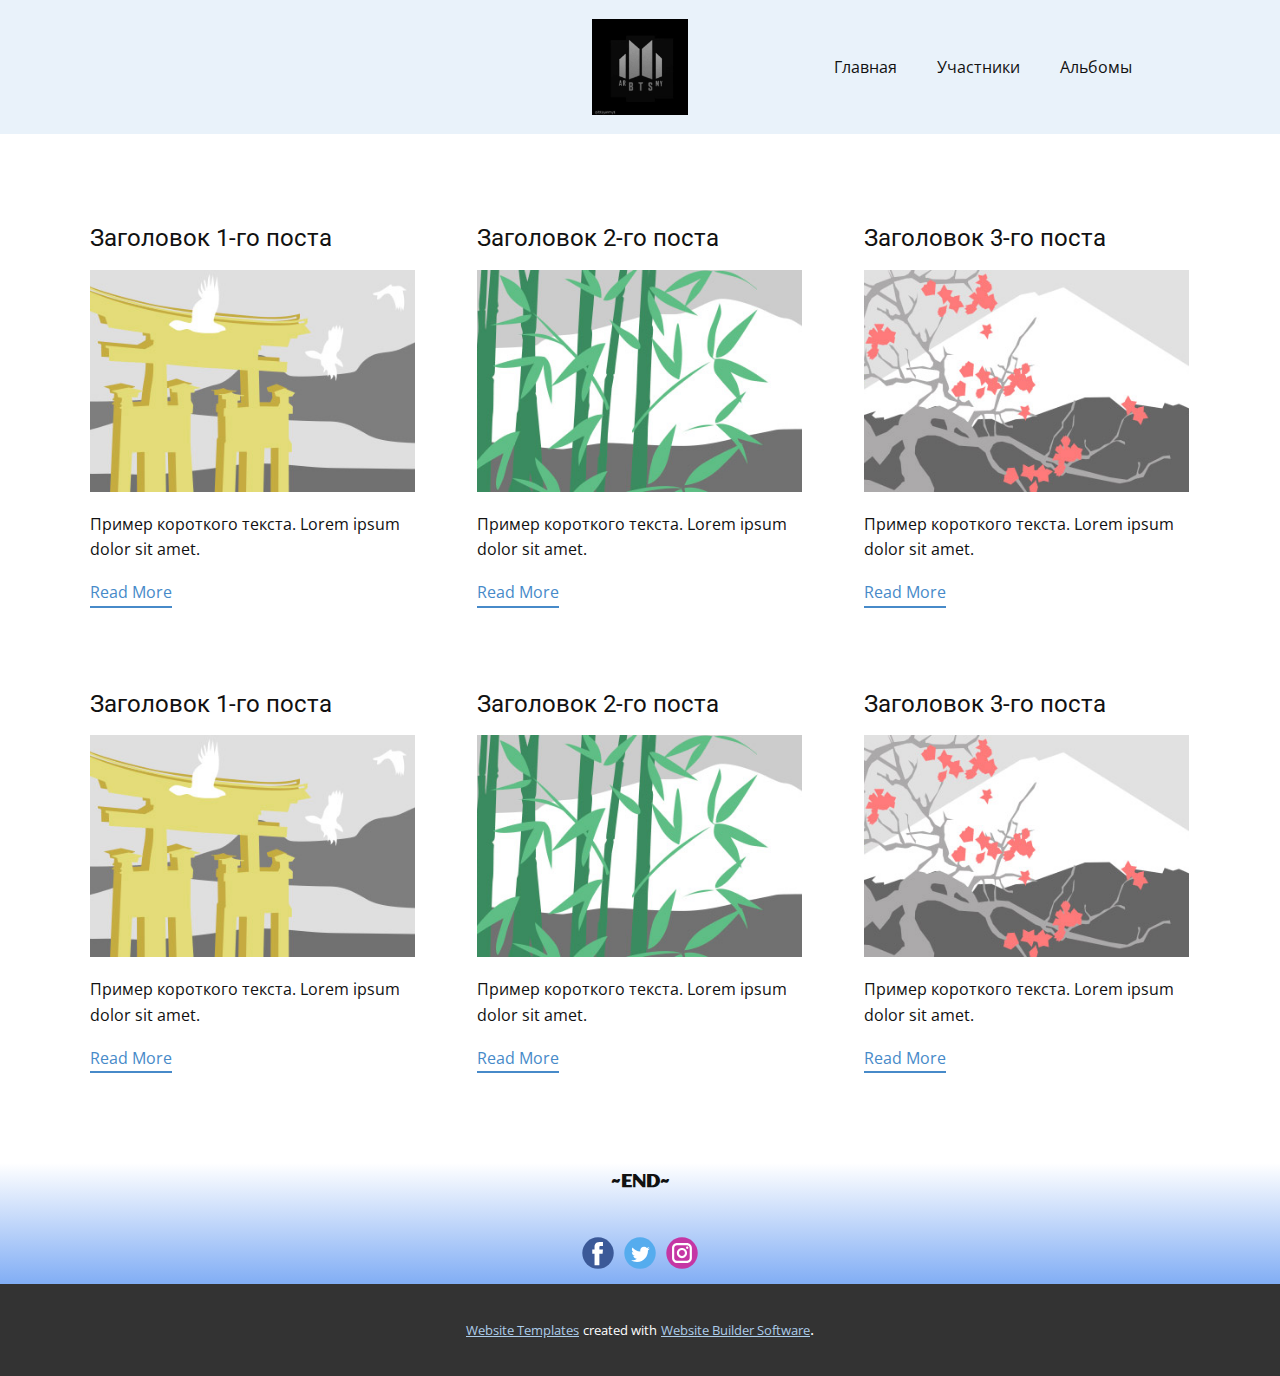
<file: blog/blog.html>
<html style="font-size: 16px;" lang="ru-RU"><head>
    <meta name="viewport" content="width=device-width, initial-scale=1.0">
    <meta charset="utf-8">
    <meta name="keywords" content="">
    <meta name="description" content="">
    <meta name="page_type" content="np-template-header-footer-from-plugin">
    <title>Blog Template</title>
    <link rel="stylesheet" href="../nicepage.css" media="screen">
<link rel="stylesheet" href="../Blog-Template.css" media="screen">
    <script class="u-script" type="text/javascript" src="../jquery.js" defer=""></script>
    <script class="u-script" type="text/javascript" src="../nicepage.js" defer=""></script>
    <meta name="generator" content="Nicepage 4.7.1, nicepage.com">
    <link rel="icon" href="../images/favicon1.jpg">
    <link id="u-theme-google-font" rel="stylesheet" href="https://fonts.googleapis.com/css?family=Roboto:100,100i,300,300i,400,400i,500,500i,700,700i,900,900i|Open+Sans:300,300i,400,400i,500,500i,600,600i,700,700i,800,800i">
    <link id="u-page-google-font" rel="stylesheet" href="https://fonts.googleapis.com/css?family=Aclonica:400">
    
    
    <script type="application/ld+json">{
		"@context": "http://schema.org",
		"@type": "Organization",
		"name": "Site1",
		"logo": "images/b0b5af65-2be4-3427-ec45-9a8c1a97b3d8.jpg",
		"sameAs": [
				"https://facebook.com/name",
				"https://twitter.com/name",
				"https://instagram.com/name"
		]
}</script>
    <meta name="theme-color" content="#478ac9">
    <meta name="twitter:site" content="@">
    <meta name="twitter:card" content="summary_large_image">
    <meta name="twitter:title" content="Blog Template">
    <meta name="twitter:description" content="Site1">
  </head>
  <body class="u-body u-xl-mode"><header class="u-align-center-sm u-align-center-xs u-clearfix u-header u-palette-1-light-3 u-header" id="sec-4e36"><div class="u-clearfix u-sheet u-sheet-1">
        <a href="https://nicepage.com/k/offer-html-templates" class="u-image u-logo u-image-1" data-image-width="320" data-image-height="320">
          <img src="../images/b0b5af65-2be4-3427-ec45-9a8c1a97b3d8.jpg" class="u-logo-image u-logo-image-1">
        </a>
        <nav class="u-align-left u-menu u-menu-dropdown u-offcanvas u-menu-1">
          <div class="menu-collapse" style="font-size: 1rem;">
            <a class="u-button-style u-nav-link" href="#">
              <svg class="u-svg-link" preserveAspectRatio="xMidYMin slice" viewBox="0 0 302 302" style=""><use xmlns:xlink="http://www.w3.org/1999/xlink" xlink:href="#svg-8a8f"></use></svg>
              <svg xmlns="http://www.w3.org/2000/svg" xmlns:xlink="http://www.w3.org/1999/xlink" version="1.1" id="svg-8a8f" x="0px" y="0px" viewBox="0 0 302 302" style="enable-background:new 0 0 302 302;" xml:space="preserve" class="u-svg-content"><g><rect y="36" width="302" height="30"></rect><rect y="236" width="302" height="30"></rect><rect y="136" width="302" height="30"></rect>
</g><g></g><g></g><g></g><g></g><g></g><g></g><g></g><g></g><g></g><g></g><g></g><g></g><g></g><g></g><g></g></svg>
            </a>
          </div>
          <div class="u-custom-menu u-nav-container">
            <ul class="u-nav u-unstyled u-nav-1"><li class="u-nav-item"><a class="u-button-style u-nav-link u-text-active-palette-1-base u-text-hover-palette-2-base" href="../Главная.html" style="padding: 26px 20px;">Главная</a>
</li><li class="u-nav-item"><a class="u-button-style u-nav-link u-text-active-palette-1-base u-text-hover-palette-2-base" href="../Участники.html" style="padding: 26px 20px;">Участники</a>
</li><li class="u-nav-item"><a class="u-button-style u-nav-link u-text-active-palette-1-base u-text-hover-palette-2-base" href="#" target="_blank" style="padding: 26px 20px;">Альбомы</a>
</li></ul>
          </div>
          <div class="u-custom-menu u-nav-container-collapse">
            <div class="u-align-center u-black u-container-style u-inner-container-layout u-opacity u-opacity-95 u-sidenav">
              <div class="u-inner-container-layout u-sidenav-overflow">
                <div class="u-menu-close"></div>
                <ul class="u-align-center u-nav u-popupmenu-items u-unstyled u-nav-2"><li class="u-nav-item"><a class="u-button-style u-nav-link" href="../Главная.html">Главная</a>
</li><li class="u-nav-item"><a class="u-button-style u-nav-link" href="../Участники.html">Участники</a>
</li><li class="u-nav-item"><a class="u-button-style u-nav-link" href="#" target="_blank">Альбомы</a>
</li></ul>
              </div>
            </div>
            <div class="u-black u-menu-overlay u-opacity u-opacity-70"></div>
          </div>
        </nav>
      </div></header>
    <section class="u-clearfix u-section-1" id="sec-d013">
      <div class="u-clearfix u-sheet u-valign-middle u-sheet-1"><!--blog--><!--blog_options_json--><!--{"type":"Recent","source":"","tags":"","count":""}--><!--/blog_options_json-->
        <div class="u-blog u-expanded-width u-repeater u-repeater-1"><!--blog_post-->
          <div class="u-blog-post u-container-style u-repeater-item u-white u-repeater-item-1">
            <div class="u-container-layout u-similar-container u-valign-top u-container-layout-1"><!--blog_post_header-->
              <h4 class="u-blog-control u-text u-text-1">
                <a class="u-post-header-link" href="../blog/пост-5.html"><!--blog_post_header_content-->Заголовок 1-го поста<!--/blog_post_header_content--></a>
              </h4><!--/blog_post_header--><!--blog_post_image-->
              <a class="u-post-header-link" href="../blog/пост-5.html"><img alt="" class="u-blog-control u-expanded-width u-image u-image-default u-image-1" src="[data-uri]"></a><!--/blog_post_image--><!--blog_post_content-->
              <div class="u-blog-control u-post-content u-text u-text-2 fr-view">Пример короткого текста. Lorem ipsum dolor sit amet.</div><!--/blog_post_content--><!--blog_post_readmore-->
              <a href="../blog/пост-5.html" class="u-blog-control u-border-2 u-border-palette-1-base u-btn u-btn-rectangle u-button-style u-none u-btn-1"><!--blog_post_readmore_content--><!--options_json--><!--{"content":"Read More","defaultValue":"Читать дальше"}--><!--/options_json-->Read More<!--/blog_post_readmore_content--></a><!--/blog_post_readmore-->
            </div>
          </div><div class="u-blog-post u-container-style u-repeater-item u-video-cover u-white">
            <div class="u-container-layout u-similar-container u-valign-top u-container-layout-2"><!--blog_post_header-->
              <h4 class="u-blog-control u-text u-text-3">
                <a class="u-post-header-link" href="../blog/пост-4.html"><!--blog_post_header_content-->Заголовок 2-го поста<!--/blog_post_header_content--></a>
              </h4><!--/blog_post_header--><!--blog_post_image-->
              <a class="u-post-header-link" href="../blog/пост-4.html"><img alt="" class="u-blog-control u-expanded-width u-image u-image-default u-image-2" src="[data-uri]"></a><!--/blog_post_image--><!--blog_post_content-->
              <div class="u-blog-control u-post-content u-text u-text-4 fr-view">Пример короткого текста. Lorem ipsum dolor sit amet.</div><!--/blog_post_content--><!--blog_post_readmore-->
              <a href="../blog/пост-4.html" class="u-blog-control u-border-2 u-border-palette-1-base u-btn u-btn-rectangle u-button-style u-none u-btn-2"><!--blog_post_readmore_content--><!--options_json--><!--{"content":"Read More","defaultValue":"Читать дальше"}--><!--/options_json-->Read More<!--/blog_post_readmore_content--></a><!--/blog_post_readmore-->
            </div>
          </div><div class="u-blog-post u-container-style u-repeater-item u-video-cover u-white">
            <div class="u-container-layout u-similar-container u-valign-top u-container-layout-3"><!--blog_post_header-->
              <h4 class="u-blog-control u-text u-text-5">
                <a class="u-post-header-link" href="../blog/пост-3.html"><!--blog_post_header_content-->Заголовок 3-го поста<!--/blog_post_header_content--></a>
              </h4><!--/blog_post_header--><!--blog_post_image-->
              <a class="u-post-header-link" href="../blog/пост-3.html"><img alt="" class="u-blog-control u-expanded-width u-image u-image-default u-image-3" src="[data-uri]"></a><!--/blog_post_image--><!--blog_post_content-->
              <div class="u-blog-control u-post-content u-text u-text-6 fr-view">Пример короткого текста. Lorem ipsum dolor sit amet.</div><!--/blog_post_content--><!--blog_post_readmore-->
              <a href="../blog/пост-3.html" class="u-blog-control u-border-2 u-border-palette-1-base u-btn u-btn-rectangle u-button-style u-none u-btn-3"><!--blog_post_readmore_content--><!--options_json--><!--{"content":"Read More","defaultValue":"Читать дальше"}--><!--/options_json-->Read More<!--/blog_post_readmore_content--></a><!--/blog_post_readmore-->
            </div>
          </div><div class="u-blog-post u-container-style u-repeater-item u-white u-repeater-item-1">
            <div class="u-container-layout u-similar-container u-valign-top u-container-layout-1"><!--blog_post_header-->
              <h4 class="u-blog-control u-text u-text-1">
                <a class="u-post-header-link" href="../blog/пост-2.html"><!--blog_post_header_content-->Заголовок 1-го поста<!--/blog_post_header_content--></a>
              </h4><!--/blog_post_header--><!--blog_post_image-->
              <a class="u-post-header-link" href="../blog/пост-2.html"><img alt="" class="u-blog-control u-expanded-width u-image u-image-default u-image-1" src="[data-uri]"></a><!--/blog_post_image--><!--blog_post_content-->
              <div class="u-blog-control u-post-content u-text u-text-2 fr-view">Пример короткого текста. Lorem ipsum dolor sit amet.</div><!--/blog_post_content--><!--blog_post_readmore-->
              <a href="../blog/пост-2.html" class="u-blog-control u-border-2 u-border-palette-1-base u-btn u-btn-rectangle u-button-style u-none u-btn-1"><!--blog_post_readmore_content--><!--options_json--><!--{"content":"Read More","defaultValue":"Читать дальше"}--><!--/options_json-->Read More<!--/blog_post_readmore_content--></a><!--/blog_post_readmore-->
            </div>
          </div><div class="u-blog-post u-container-style u-repeater-item u-video-cover u-white">
            <div class="u-container-layout u-similar-container u-valign-top u-container-layout-2"><!--blog_post_header-->
              <h4 class="u-blog-control u-text u-text-3">
                <a class="u-post-header-link" href="../blog/пост-1.html"><!--blog_post_header_content-->Заголовок 2-го поста<!--/blog_post_header_content--></a>
              </h4><!--/blog_post_header--><!--blog_post_image-->
              <a class="u-post-header-link" href="../blog/пост-1.html"><img alt="" class="u-blog-control u-expanded-width u-image u-image-default u-image-2" src="[data-uri]"></a><!--/blog_post_image--><!--blog_post_content-->
              <div class="u-blog-control u-post-content u-text u-text-4 fr-view">Пример короткого текста. Lorem ipsum dolor sit amet.</div><!--/blog_post_content--><!--blog_post_readmore-->
              <a href="../blog/пост-1.html" class="u-blog-control u-border-2 u-border-palette-1-base u-btn u-btn-rectangle u-button-style u-none u-btn-2"><!--blog_post_readmore_content--><!--options_json--><!--{"content":"Read More","defaultValue":"Читать дальше"}--><!--/options_json-->Read More<!--/blog_post_readmore_content--></a><!--/blog_post_readmore-->
            </div>
          </div><div class="u-blog-post u-container-style u-repeater-item u-video-cover u-white">
            <div class="u-container-layout u-similar-container u-valign-top u-container-layout-3"><!--blog_post_header-->
              <h4 class="u-blog-control u-text u-text-5">
                <a class="u-post-header-link" href="../blog/пост.html"><!--blog_post_header_content-->Заголовок 3-го поста<!--/blog_post_header_content--></a>
              </h4><!--/blog_post_header--><!--blog_post_image-->
              <a class="u-post-header-link" href="../blog/пост.html"><img alt="" class="u-blog-control u-expanded-width u-image u-image-default u-image-3" src="[data-uri]"></a><!--/blog_post_image--><!--blog_post_content-->
              <div class="u-blog-control u-post-content u-text u-text-6 fr-view">Пример короткого текста. Lorem ipsum dolor sit amet.</div><!--/blog_post_content--><!--blog_post_readmore-->
              <a href="../blog/пост.html" class="u-blog-control u-border-2 u-border-palette-1-base u-btn u-btn-rectangle u-button-style u-none u-btn-3"><!--blog_post_readmore_content--><!--options_json--><!--{"content":"Read More","defaultValue":"Читать дальше"}--><!--/options_json-->Read More<!--/blog_post_readmore_content--></a><!--/blog_post_readmore-->
            </div>
          </div><!--/blog_post--><!--blog_post-->
          <!--/blog_post--><!--blog_post-->
          <!--/blog_post-->
        </div><!--/blog-->
      </div>
    </section>
    
    
    <footer class="u-align-center u-clearfix u-footer u-gradient u-footer" id="sec-b202"><div class="u-align-left u-clearfix u-sheet u-sheet-1">
        <h6 class="u-align-center u-custom-font u-text u-text-1">~END~</h6>
        <div class="u-social-icons u-spacing-10 u-social-icons-1">
          <a class="u-social-url" title="facebook" target="_blank" href="https://facebook.com/name"><span class="u-icon u-social-facebook u-social-icon u-icon-1"><svg class="u-svg-link" preserveAspectRatio="xMidYMin slice" viewBox="0 0 112 112" style=""><use xmlns:xlink="http://www.w3.org/1999/xlink" xlink:href="#svg-1b1b"></use></svg><svg class="u-svg-content" viewBox="0 0 112 112" x="0" y="0" id="svg-1b1b"><circle fill="currentColor" cx="56.1" cy="56.1" r="55"></circle><path fill="#FFFFFF" d="M73.5,31.6h-9.1c-1.4,0-3.6,0.8-3.6,3.9v8.5h12.6L72,58.3H60.8v40.8H43.9V58.3h-8V43.9h8v-9.2
c0-6.7,3.1-17,17-17h12.5v13.9H73.5z"></path></svg></span>
          </a>
          <a class="u-social-url" title="twitter" target="_blank" href="https://twitter.com/name"><span class="u-icon u-social-icon u-social-twitter u-icon-2"><svg class="u-svg-link" preserveAspectRatio="xMidYMin slice" viewBox="0 0 112 112" style=""><use xmlns:xlink="http://www.w3.org/1999/xlink" xlink:href="#svg-4286"></use></svg><svg class="u-svg-content" viewBox="0 0 112 112" x="0" y="0" id="svg-4286"><circle fill="currentColor" class="st0" cx="56.1" cy="56.1" r="55"></circle><path fill="#FFFFFF" d="M83.8,47.3c0,0.6,0,1.2,0,1.7c0,17.7-13.5,38.2-38.2,38.2C38,87.2,31,85,25,81.2c1,0.1,2.1,0.2,3.2,0.2
c6.3,0,12.1-2.1,16.7-5.7c-5.9-0.1-10.8-4-12.5-9.3c0.8,0.2,1.7,0.2,2.5,0.2c1.2,0,2.4-0.2,3.5-0.5c-6.1-1.2-10.8-6.7-10.8-13.1
c0-0.1,0-0.1,0-0.2c1.8,1,3.9,1.6,6.1,1.7c-3.6-2.4-6-6.5-6-11.2c0-2.5,0.7-4.8,1.8-6.7c6.6,8.1,16.5,13.5,27.6,14
c-0.2-1-0.3-2-0.3-3.1c0-7.4,6-13.4,13.4-13.4c3.9,0,7.3,1.6,9.8,4.2c3.1-0.6,5.9-1.7,8.5-3.3c-1,3.1-3.1,5.8-5.9,7.4
c2.7-0.3,5.3-1,7.7-2.1C88.7,43,86.4,45.4,83.8,47.3z"></path></svg></span>
          </a>
          <a class="u-social-url" title="instagram" target="_blank" href="https://instagram.com/name"><span class="u-icon u-social-icon u-social-instagram u-icon-3"><svg class="u-svg-link" preserveAspectRatio="xMidYMin slice" viewBox="0 0 112 112" style=""><use xmlns:xlink="http://www.w3.org/1999/xlink" xlink:href="#svg-cb08"></use></svg><svg class="u-svg-content" viewBox="0 0 112 112" x="0" y="0" id="svg-cb08"><circle fill="currentColor" cx="56.1" cy="56.1" r="55"></circle><path fill="#FFFFFF" d="M55.9,38.2c-9.9,0-17.9,8-17.9,17.9C38,66,46,74,55.9,74c9.9,0,17.9-8,17.9-17.9C73.8,46.2,65.8,38.2,55.9,38.2
z M55.9,66.4c-5.7,0-10.3-4.6-10.3-10.3c-0.1-5.7,4.6-10.3,10.3-10.3c5.7,0,10.3,4.6,10.3,10.3C66.2,61.8,61.6,66.4,55.9,66.4z"></path><path fill="#FFFFFF" d="M74.3,33.5c-2.3,0-4.2,1.9-4.2,4.2s1.9,4.2,4.2,4.2s4.2-1.9,4.2-4.2S76.6,33.5,74.3,33.5z"></path><path fill="#FFFFFF" d="M73.1,21.3H38.6c-9.7,0-17.5,7.9-17.5,17.5v34.5c0,9.7,7.9,17.6,17.5,17.6h34.5c9.7,0,17.5-7.9,17.5-17.5V38.8
C90.6,29.1,82.7,21.3,73.1,21.3z M83,73.3c0,5.5-4.5,9.9-9.9,9.9H38.6c-5.5,0-9.9-4.5-9.9-9.9V38.8c0-5.5,4.5-9.9,9.9-9.9h34.5
c5.5,0,9.9,4.5,9.9,9.9V73.3z"></path></svg></span>
          </a>
        </div>
      </div></footer>
    <section class="u-backlink u-clearfix u-grey-80">
      <a class="u-link" href="https://nicepage.com/website-templates" target="_blank">
        <span>Website Templates</span>
      </a>
      <p class="u-text">
        <span>created with</span>
      </p>
      <a class="u-link" href="" target="_blank">
        <span>Website Builder Software</span>
      </a>. 
    </section>
  
</body></html>
</file>
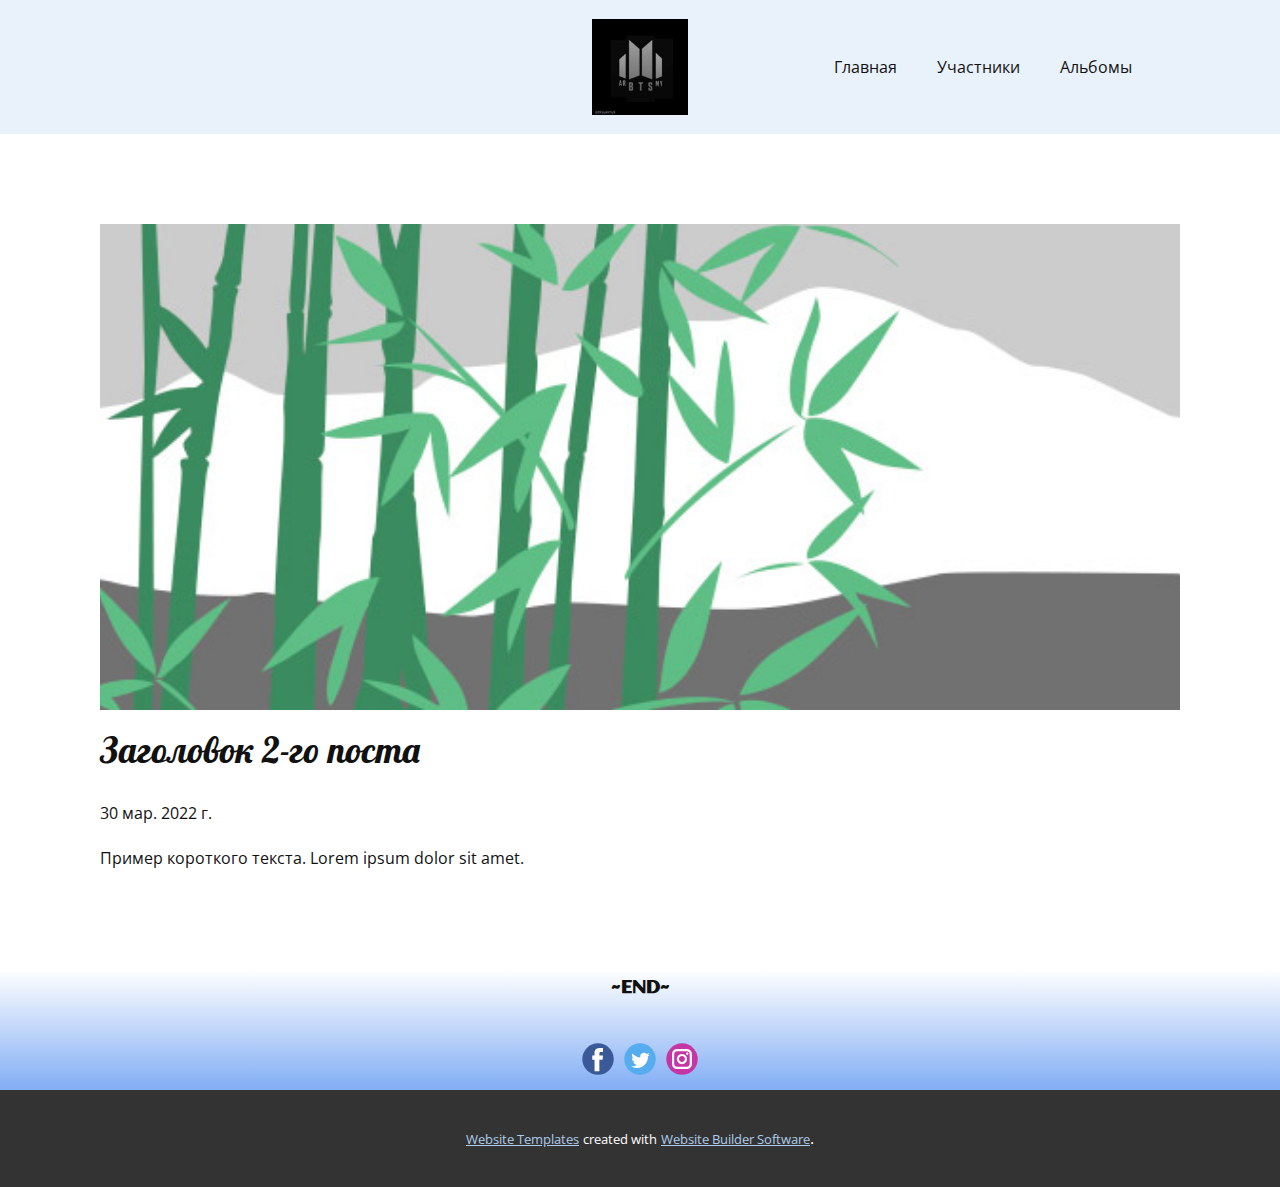
<file: blog/пост-1.html>
<!doctype html>
<html style="font-size: 16px;" lang="ru-RU"><head>
    <meta name="viewport" content="width=device-width, initial-scale=1.0">
    <meta charset="utf-8">
    <meta name="keywords" content="Заголовок 1-го поста">
    <meta name="description" content="">
    <meta name="page_type" content="np-template-header-footer-from-plugin">
    <title>Заголовок 2-го поста</title>
    <link rel="stylesheet" href="../nicepage.css" media="screen">
<link rel="stylesheet" href="../Post-Template.css" media="screen">
    <script class="u-script" type="text/javascript" src="../jquery.js" defer=""></script>
    <script class="u-script" type="text/javascript" src="../nicepage.js" defer=""></script>
    <meta name="generator" content="Nicepage 4.7.1, nicepage.com">
    <link rel="icon" href="../images/favicon1.jpg">
    <link id="u-theme-google-font" rel="stylesheet" href="https://fonts.googleapis.com/css?family=Roboto:100,100i,300,300i,400,400i,500,500i,700,700i,900,900i|Open+Sans:300,300i,400,400i,500,500i,600,600i,700,700i,800,800i">
    <link id="u-page-google-font" rel="stylesheet" href="https://fonts.googleapis.com/css?family=Lobster:400|Aclonica:400">
    
    
    <script type="application/ld+json">{
		"@context": "http://schema.org",
		"@type": "Organization",
		"name": "Site1",
		"logo": "images/b0b5af65-2be4-3427-ec45-9a8c1a97b3d8.jpg",
		"sameAs": [
				"https://facebook.com/name",
				"https://twitter.com/name",
				"https://instagram.com/name"
		]
}</script>
    <meta name="theme-color" content="#478ac9">
    <meta name="twitter:site" content="@">
    <meta name="twitter:card" content="summary_large_image">
    <meta name="twitter:title" content="Post Template">
    <meta name="twitter:description" content="Site1">
  </head>
  <body class="u-body u-xl-mode"><header class="u-align-center-sm u-align-center-xs u-clearfix u-header u-palette-1-light-3 u-header" id="sec-4e36"><div class="u-clearfix u-sheet u-sheet-1">
        <a href="https://nicepage.com/k/offer-html-templates" class="u-image u-logo u-image-1" data-image-width="320" data-image-height="320">
          <img src="../images/b0b5af65-2be4-3427-ec45-9a8c1a97b3d8.jpg" class="u-logo-image u-logo-image-1">
        </a>
        <nav class="u-align-left u-menu u-menu-dropdown u-offcanvas u-menu-1">
          <div class="menu-collapse" style="font-size: 1rem;">
            <a class="u-button-style u-nav-link" href="#">
              <svg class="u-svg-link" preserveAspectRatio="xMidYMin slice" viewBox="0 0 302 302" style=""><use xmlns:xlink="http://www.w3.org/1999/xlink" xlink:href="#svg-8a8f"></use></svg>
              <svg xmlns="http://www.w3.org/2000/svg" xmlns:xlink="http://www.w3.org/1999/xlink" version="1.1" id="svg-8a8f" x="0px" y="0px" viewBox="0 0 302 302" style="enable-background:new 0 0 302 302;" xml:space="preserve" class="u-svg-content"><g><rect y="36" width="302" height="30"></rect><rect y="236" width="302" height="30"></rect><rect y="136" width="302" height="30"></rect>
</g><g></g><g></g><g></g><g></g><g></g><g></g><g></g><g></g><g></g><g></g><g></g><g></g><g></g><g></g><g></g></svg>
            </a>
          </div>
          <div class="u-custom-menu u-nav-container">
            <ul class="u-nav u-unstyled u-nav-1"><li class="u-nav-item"><a class="u-button-style u-nav-link u-text-active-palette-1-base u-text-hover-palette-2-base" href="../Главная.html" style="padding: 26px 20px;">Главная</a>
</li><li class="u-nav-item"><a class="u-button-style u-nav-link u-text-active-palette-1-base u-text-hover-palette-2-base" href="../Участники.html" style="padding: 26px 20px;">Участники</a>
</li><li class="u-nav-item"><a class="u-button-style u-nav-link u-text-active-palette-1-base u-text-hover-palette-2-base" href="#" target="_blank" style="padding: 26px 20px;">Альбомы</a>
</li></ul>
          </div>
          <div class="u-custom-menu u-nav-container-collapse">
            <div class="u-align-center u-black u-container-style u-inner-container-layout u-opacity u-opacity-95 u-sidenav">
              <div class="u-inner-container-layout u-sidenav-overflow">
                <div class="u-menu-close"></div>
                <ul class="u-align-center u-nav u-popupmenu-items u-unstyled u-nav-2"><li class="u-nav-item"><a class="u-button-style u-nav-link" href="../Главная.html">Главная</a>
</li><li class="u-nav-item"><a class="u-button-style u-nav-link" href="../Участники.html">Участники</a>
</li><li class="u-nav-item"><a class="u-button-style u-nav-link" href="#" target="_blank">Альбомы</a>
</li></ul>
              </div>
            </div>
            <div class="u-black u-menu-overlay u-opacity u-opacity-70"></div>
          </div>
        </nav>
      </div></header>
    <section class="u-align-center u-clearfix u-section-1" id="sec-3f19">
      <div class="u-clearfix u-sheet u-valign-middle-md u-valign-middle-sm u-valign-middle-xs u-sheet-1"><!--post_details--><!--post_details_options_json--><!--{"source":""}--><!--/post_details_options_json--><!--blog_post-->
        <div class="u-container-style u-expanded-width u-post-details u-post-details-1">
          <div class="u-container-layout u-valign-middle u-container-layout-1"><!--blog_post_image-->
            <img alt="" class="u-blog-control u-expanded-width u-image u-image-default u-image-1" src="[data-uri]"><!--/blog_post_image--><!--blog_post_header-->
            <h2 class="u-blog-control u-text u-text-1">Заголовок 2-го поста</h2><!--/blog_post_header--><!--blog_post_metadata-->
            <div class="u-blog-control u-metadata u-metadata-1"><!--blog_post_metadata_date-->
              <span class="u-meta-date u-meta-icon">30 мар. 2022 г.</span><!--/blog_post_metadata_date--><!--blog_post_metadata_category-->
              <!--/blog_post_metadata_category--><!--blog_post_metadata_comments-->
              <!--/blog_post_metadata_comments-->
            </div><!--/blog_post_metadata--><!--blog_post_content-->
            <div class="u-align-justify u-blog-control u-post-content u-text u-text-2 fr-view">
  Пример короткого текста. Lorem ipsum dolor sit amet.
  </div><!--/blog_post_content-->
          </div>
        </div><!--/blog_post--><!--/post_details-->
      </div>
    </section>
    
    
    <footer class="u-align-center u-clearfix u-footer u-gradient u-footer" id="sec-b202"><div class="u-align-left u-clearfix u-sheet u-sheet-1">
        <h6 class="u-align-center u-custom-font u-text u-text-1">~END~</h6>
        <div class="u-social-icons u-spacing-10 u-social-icons-1">
          <a class="u-social-url" title="facebook" target="_blank" href="https://facebook.com/name"><span class="u-icon u-social-facebook u-social-icon u-icon-1"><svg class="u-svg-link" preserveAspectRatio="xMidYMin slice" viewBox="0 0 112 112" style=""><use xmlns:xlink="http://www.w3.org/1999/xlink" xlink:href="#svg-1b1b"></use></svg><svg class="u-svg-content" viewBox="0 0 112 112" x="0" y="0" id="svg-1b1b"><circle fill="currentColor" cx="56.1" cy="56.1" r="55"></circle><path fill="#FFFFFF" d="M73.5,31.6h-9.1c-1.4,0-3.6,0.8-3.6,3.9v8.5h12.6L72,58.3H60.8v40.8H43.9V58.3h-8V43.9h8v-9.2
c0-6.7,3.1-17,17-17h12.5v13.9H73.5z"></path></svg></span>
          </a>
          <a class="u-social-url" title="twitter" target="_blank" href="https://twitter.com/name"><span class="u-icon u-social-icon u-social-twitter u-icon-2"><svg class="u-svg-link" preserveAspectRatio="xMidYMin slice" viewBox="0 0 112 112" style=""><use xmlns:xlink="http://www.w3.org/1999/xlink" xlink:href="#svg-4286"></use></svg><svg class="u-svg-content" viewBox="0 0 112 112" x="0" y="0" id="svg-4286"><circle fill="currentColor" class="st0" cx="56.1" cy="56.1" r="55"></circle><path fill="#FFFFFF" d="M83.8,47.3c0,0.6,0,1.2,0,1.7c0,17.7-13.5,38.2-38.2,38.2C38,87.2,31,85,25,81.2c1,0.1,2.1,0.2,3.2,0.2
c6.3,0,12.1-2.1,16.7-5.7c-5.9-0.1-10.8-4-12.5-9.3c0.8,0.2,1.7,0.2,2.5,0.2c1.2,0,2.4-0.2,3.5-0.5c-6.1-1.2-10.8-6.7-10.8-13.1
c0-0.1,0-0.1,0-0.2c1.8,1,3.9,1.6,6.1,1.7c-3.6-2.4-6-6.5-6-11.2c0-2.5,0.7-4.8,1.8-6.7c6.6,8.1,16.5,13.5,27.6,14
c-0.2-1-0.3-2-0.3-3.1c0-7.4,6-13.4,13.4-13.4c3.9,0,7.3,1.6,9.8,4.2c3.1-0.6,5.9-1.7,8.5-3.3c-1,3.1-3.1,5.8-5.9,7.4
c2.7-0.3,5.3-1,7.7-2.1C88.7,43,86.4,45.4,83.8,47.3z"></path></svg></span>
          </a>
          <a class="u-social-url" title="instagram" target="_blank" href="https://instagram.com/name"><span class="u-icon u-social-icon u-social-instagram u-icon-3"><svg class="u-svg-link" preserveAspectRatio="xMidYMin slice" viewBox="0 0 112 112" style=""><use xmlns:xlink="http://www.w3.org/1999/xlink" xlink:href="#svg-cb08"></use></svg><svg class="u-svg-content" viewBox="0 0 112 112" x="0" y="0" id="svg-cb08"><circle fill="currentColor" cx="56.1" cy="56.1" r="55"></circle><path fill="#FFFFFF" d="M55.9,38.2c-9.9,0-17.9,8-17.9,17.9C38,66,46,74,55.9,74c9.9,0,17.9-8,17.9-17.9C73.8,46.2,65.8,38.2,55.9,38.2
z M55.9,66.4c-5.7,0-10.3-4.6-10.3-10.3c-0.1-5.7,4.6-10.3,10.3-10.3c5.7,0,10.3,4.6,10.3,10.3C66.2,61.8,61.6,66.4,55.9,66.4z"></path><path fill="#FFFFFF" d="M74.3,33.5c-2.3,0-4.2,1.9-4.2,4.2s1.9,4.2,4.2,4.2s4.2-1.9,4.2-4.2S76.6,33.5,74.3,33.5z"></path><path fill="#FFFFFF" d="M73.1,21.3H38.6c-9.7,0-17.5,7.9-17.5,17.5v34.5c0,9.7,7.9,17.6,17.5,17.6h34.5c9.7,0,17.5-7.9,17.5-17.5V38.8
C90.6,29.1,82.7,21.3,73.1,21.3z M83,73.3c0,5.5-4.5,9.9-9.9,9.9H38.6c-5.5,0-9.9-4.5-9.9-9.9V38.8c0-5.5,4.5-9.9,9.9-9.9h34.5
c5.5,0,9.9,4.5,9.9,9.9V73.3z"></path></svg></span>
          </a>
        </div>
      </div></footer>
    <section class="u-backlink u-clearfix u-grey-80">
      <a class="u-link" href="https://nicepage.com/website-templates" target="_blank">
        <span>Website Templates</span>
      </a>
      <p class="u-text">
        <span>created with</span>
      </p>
      <a class="u-link" href="" target="_blank">
        <span>Website Builder Software</span>
      </a>. 
    </section>
  
</body></html>
</file>
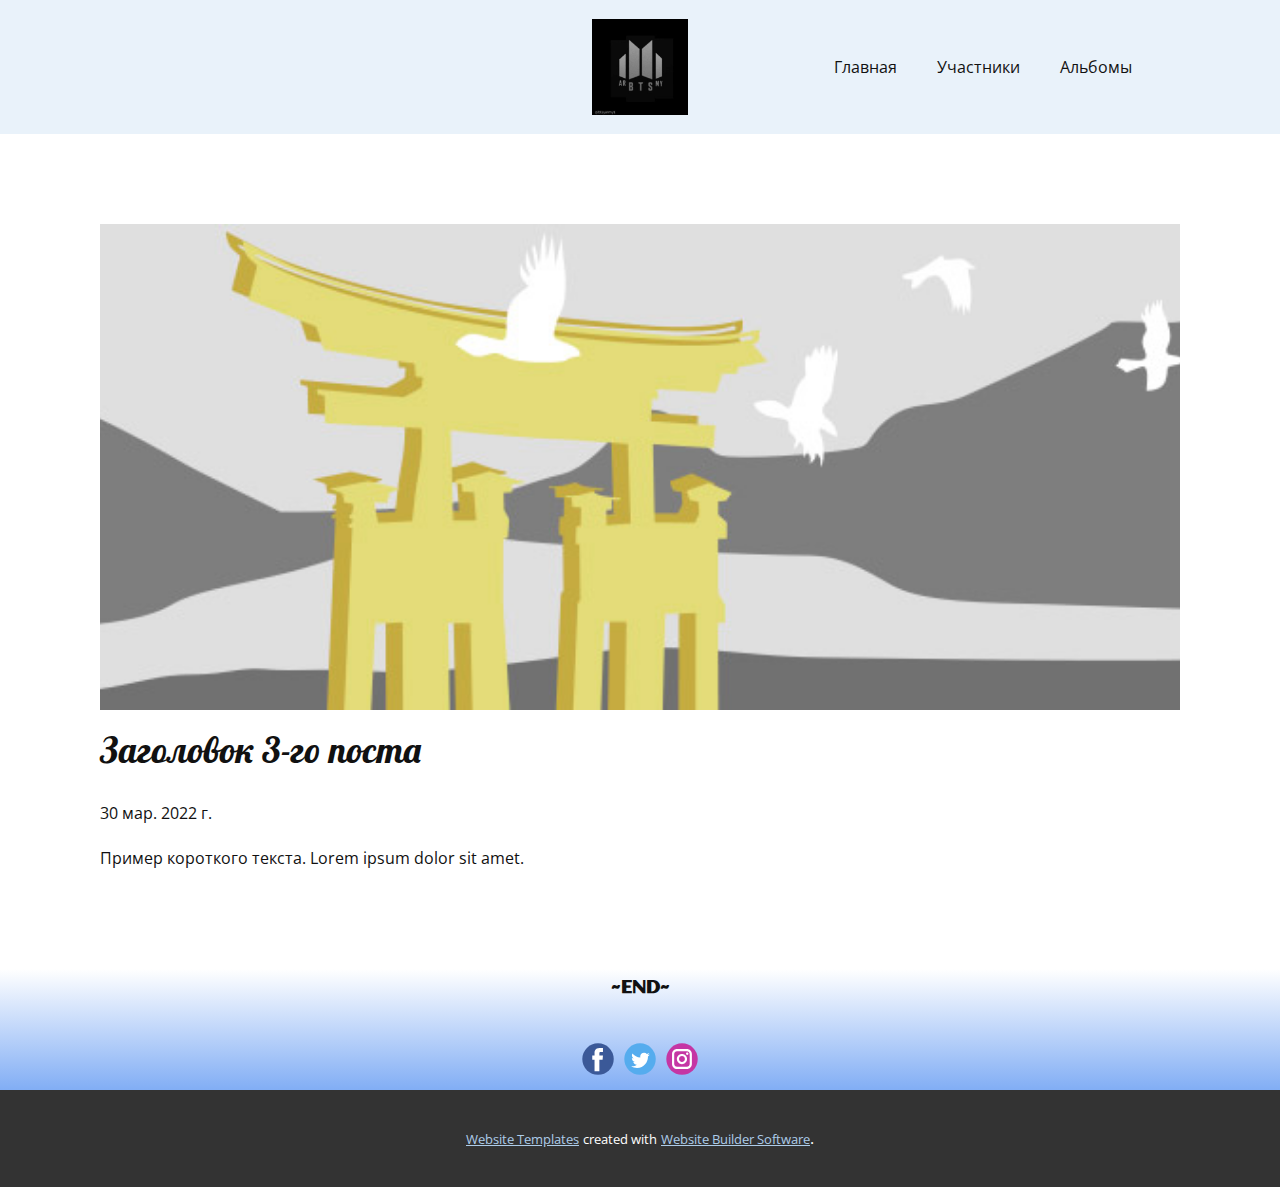
<file: blog/пост-2.html>
<!doctype html>
<html style="font-size: 16px;" lang="ru-RU"><head>
    <meta name="viewport" content="width=device-width, initial-scale=1.0">
    <meta charset="utf-8">
    <meta name="keywords" content="Заголовок 1-го поста">
    <meta name="description" content="">
    <meta name="page_type" content="np-template-header-footer-from-plugin">
    <title>Заголовок 3-го поста</title>
    <link rel="stylesheet" href="../nicepage.css" media="screen">
<link rel="stylesheet" href="../Post-Template.css" media="screen">
    <script class="u-script" type="text/javascript" src="../jquery.js" defer=""></script>
    <script class="u-script" type="text/javascript" src="../nicepage.js" defer=""></script>
    <meta name="generator" content="Nicepage 4.7.1, nicepage.com">
    <link rel="icon" href="../images/favicon1.jpg">
    <link id="u-theme-google-font" rel="stylesheet" href="https://fonts.googleapis.com/css?family=Roboto:100,100i,300,300i,400,400i,500,500i,700,700i,900,900i|Open+Sans:300,300i,400,400i,500,500i,600,600i,700,700i,800,800i">
    <link id="u-page-google-font" rel="stylesheet" href="https://fonts.googleapis.com/css?family=Lobster:400|Aclonica:400">
    
    
    <script type="application/ld+json">{
		"@context": "http://schema.org",
		"@type": "Organization",
		"name": "Site1",
		"logo": "images/b0b5af65-2be4-3427-ec45-9a8c1a97b3d8.jpg",
		"sameAs": [
				"https://facebook.com/name",
				"https://twitter.com/name",
				"https://instagram.com/name"
		]
}</script>
    <meta name="theme-color" content="#478ac9">
    <meta name="twitter:site" content="@">
    <meta name="twitter:card" content="summary_large_image">
    <meta name="twitter:title" content="Post Template">
    <meta name="twitter:description" content="Site1">
  </head>
  <body class="u-body u-xl-mode"><header class="u-align-center-sm u-align-center-xs u-clearfix u-header u-palette-1-light-3 u-header" id="sec-4e36"><div class="u-clearfix u-sheet u-sheet-1">
        <a href="https://nicepage.com/k/offer-html-templates" class="u-image u-logo u-image-1" data-image-width="320" data-image-height="320">
          <img src="../images/b0b5af65-2be4-3427-ec45-9a8c1a97b3d8.jpg" class="u-logo-image u-logo-image-1">
        </a>
        <nav class="u-align-left u-menu u-menu-dropdown u-offcanvas u-menu-1">
          <div class="menu-collapse" style="font-size: 1rem;">
            <a class="u-button-style u-nav-link" href="#">
              <svg class="u-svg-link" preserveAspectRatio="xMidYMin slice" viewBox="0 0 302 302" style=""><use xmlns:xlink="http://www.w3.org/1999/xlink" xlink:href="#svg-8a8f"></use></svg>
              <svg xmlns="http://www.w3.org/2000/svg" xmlns:xlink="http://www.w3.org/1999/xlink" version="1.1" id="svg-8a8f" x="0px" y="0px" viewBox="0 0 302 302" style="enable-background:new 0 0 302 302;" xml:space="preserve" class="u-svg-content"><g><rect y="36" width="302" height="30"></rect><rect y="236" width="302" height="30"></rect><rect y="136" width="302" height="30"></rect>
</g><g></g><g></g><g></g><g></g><g></g><g></g><g></g><g></g><g></g><g></g><g></g><g></g><g></g><g></g><g></g></svg>
            </a>
          </div>
          <div class="u-custom-menu u-nav-container">
            <ul class="u-nav u-unstyled u-nav-1"><li class="u-nav-item"><a class="u-button-style u-nav-link u-text-active-palette-1-base u-text-hover-palette-2-base" href="../Главная.html" style="padding: 26px 20px;">Главная</a>
</li><li class="u-nav-item"><a class="u-button-style u-nav-link u-text-active-palette-1-base u-text-hover-palette-2-base" href="../Участники.html" style="padding: 26px 20px;">Участники</a>
</li><li class="u-nav-item"><a class="u-button-style u-nav-link u-text-active-palette-1-base u-text-hover-palette-2-base" href="#" target="_blank" style="padding: 26px 20px;">Альбомы</a>
</li></ul>
          </div>
          <div class="u-custom-menu u-nav-container-collapse">
            <div class="u-align-center u-black u-container-style u-inner-container-layout u-opacity u-opacity-95 u-sidenav">
              <div class="u-inner-container-layout u-sidenav-overflow">
                <div class="u-menu-close"></div>
                <ul class="u-align-center u-nav u-popupmenu-items u-unstyled u-nav-2"><li class="u-nav-item"><a class="u-button-style u-nav-link" href="../Главная.html">Главная</a>
</li><li class="u-nav-item"><a class="u-button-style u-nav-link" href="../Участники.html">Участники</a>
</li><li class="u-nav-item"><a class="u-button-style u-nav-link" href="#" target="_blank">Альбомы</a>
</li></ul>
              </div>
            </div>
            <div class="u-black u-menu-overlay u-opacity u-opacity-70"></div>
          </div>
        </nav>
      </div></header>
    <section class="u-align-center u-clearfix u-section-1" id="sec-3f19">
      <div class="u-clearfix u-sheet u-valign-middle-md u-valign-middle-sm u-valign-middle-xs u-sheet-1"><!--post_details--><!--post_details_options_json--><!--{"source":""}--><!--/post_details_options_json--><!--blog_post-->
        <div class="u-container-style u-expanded-width u-post-details u-post-details-1">
          <div class="u-container-layout u-valign-middle u-container-layout-1"><!--blog_post_image-->
            <img alt="" class="u-blog-control u-expanded-width u-image u-image-default u-image-1" src="[data-uri]"><!--/blog_post_image--><!--blog_post_header-->
            <h2 class="u-blog-control u-text u-text-1">Заголовок 3-го поста</h2><!--/blog_post_header--><!--blog_post_metadata-->
            <div class="u-blog-control u-metadata u-metadata-1"><!--blog_post_metadata_date-->
              <span class="u-meta-date u-meta-icon">30 мар. 2022 г.</span><!--/blog_post_metadata_date--><!--blog_post_metadata_category-->
              <!--/blog_post_metadata_category--><!--blog_post_metadata_comments-->
              <!--/blog_post_metadata_comments-->
            </div><!--/blog_post_metadata--><!--blog_post_content-->
            <div class="u-align-justify u-blog-control u-post-content u-text u-text-2 fr-view">
  Пример короткого текста. Lorem ipsum dolor sit amet.
  </div><!--/blog_post_content-->
          </div>
        </div><!--/blog_post--><!--/post_details-->
      </div>
    </section>
    
    
    <footer class="u-align-center u-clearfix u-footer u-gradient u-footer" id="sec-b202"><div class="u-align-left u-clearfix u-sheet u-sheet-1">
        <h6 class="u-align-center u-custom-font u-text u-text-1">~END~</h6>
        <div class="u-social-icons u-spacing-10 u-social-icons-1">
          <a class="u-social-url" title="facebook" target="_blank" href="https://facebook.com/name"><span class="u-icon u-social-facebook u-social-icon u-icon-1"><svg class="u-svg-link" preserveAspectRatio="xMidYMin slice" viewBox="0 0 112 112" style=""><use xmlns:xlink="http://www.w3.org/1999/xlink" xlink:href="#svg-1b1b"></use></svg><svg class="u-svg-content" viewBox="0 0 112 112" x="0" y="0" id="svg-1b1b"><circle fill="currentColor" cx="56.1" cy="56.1" r="55"></circle><path fill="#FFFFFF" d="M73.5,31.6h-9.1c-1.4,0-3.6,0.8-3.6,3.9v8.5h12.6L72,58.3H60.8v40.8H43.9V58.3h-8V43.9h8v-9.2
c0-6.7,3.1-17,17-17h12.5v13.9H73.5z"></path></svg></span>
          </a>
          <a class="u-social-url" title="twitter" target="_blank" href="https://twitter.com/name"><span class="u-icon u-social-icon u-social-twitter u-icon-2"><svg class="u-svg-link" preserveAspectRatio="xMidYMin slice" viewBox="0 0 112 112" style=""><use xmlns:xlink="http://www.w3.org/1999/xlink" xlink:href="#svg-4286"></use></svg><svg class="u-svg-content" viewBox="0 0 112 112" x="0" y="0" id="svg-4286"><circle fill="currentColor" class="st0" cx="56.1" cy="56.1" r="55"></circle><path fill="#FFFFFF" d="M83.8,47.3c0,0.6,0,1.2,0,1.7c0,17.7-13.5,38.2-38.2,38.2C38,87.2,31,85,25,81.2c1,0.1,2.1,0.2,3.2,0.2
c6.3,0,12.1-2.1,16.7-5.7c-5.9-0.1-10.8-4-12.5-9.3c0.8,0.2,1.7,0.2,2.5,0.2c1.2,0,2.4-0.2,3.5-0.5c-6.1-1.2-10.8-6.7-10.8-13.1
c0-0.1,0-0.1,0-0.2c1.8,1,3.9,1.6,6.1,1.7c-3.6-2.4-6-6.5-6-11.2c0-2.5,0.7-4.8,1.8-6.7c6.6,8.1,16.5,13.5,27.6,14
c-0.2-1-0.3-2-0.3-3.1c0-7.4,6-13.4,13.4-13.4c3.9,0,7.3,1.6,9.8,4.2c3.1-0.6,5.9-1.7,8.5-3.3c-1,3.1-3.1,5.8-5.9,7.4
c2.7-0.3,5.3-1,7.7-2.1C88.7,43,86.4,45.4,83.8,47.3z"></path></svg></span>
          </a>
          <a class="u-social-url" title="instagram" target="_blank" href="https://instagram.com/name"><span class="u-icon u-social-icon u-social-instagram u-icon-3"><svg class="u-svg-link" preserveAspectRatio="xMidYMin slice" viewBox="0 0 112 112" style=""><use xmlns:xlink="http://www.w3.org/1999/xlink" xlink:href="#svg-cb08"></use></svg><svg class="u-svg-content" viewBox="0 0 112 112" x="0" y="0" id="svg-cb08"><circle fill="currentColor" cx="56.1" cy="56.1" r="55"></circle><path fill="#FFFFFF" d="M55.9,38.2c-9.9,0-17.9,8-17.9,17.9C38,66,46,74,55.9,74c9.9,0,17.9-8,17.9-17.9C73.8,46.2,65.8,38.2,55.9,38.2
z M55.9,66.4c-5.7,0-10.3-4.6-10.3-10.3c-0.1-5.7,4.6-10.3,10.3-10.3c5.7,0,10.3,4.6,10.3,10.3C66.2,61.8,61.6,66.4,55.9,66.4z"></path><path fill="#FFFFFF" d="M74.3,33.5c-2.3,0-4.2,1.9-4.2,4.2s1.9,4.2,4.2,4.2s4.2-1.9,4.2-4.2S76.6,33.5,74.3,33.5z"></path><path fill="#FFFFFF" d="M73.1,21.3H38.6c-9.7,0-17.5,7.9-17.5,17.5v34.5c0,9.7,7.9,17.6,17.5,17.6h34.5c9.7,0,17.5-7.9,17.5-17.5V38.8
C90.6,29.1,82.7,21.3,73.1,21.3z M83,73.3c0,5.5-4.5,9.9-9.9,9.9H38.6c-5.5,0-9.9-4.5-9.9-9.9V38.8c0-5.5,4.5-9.9,9.9-9.9h34.5
c5.5,0,9.9,4.5,9.9,9.9V73.3z"></path></svg></span>
          </a>
        </div>
      </div></footer>
    <section class="u-backlink u-clearfix u-grey-80">
      <a class="u-link" href="https://nicepage.com/website-templates" target="_blank">
        <span>Website Templates</span>
      </a>
      <p class="u-text">
        <span>created with</span>
      </p>
      <a class="u-link" href="" target="_blank">
        <span>Website Builder Software</span>
      </a>. 
    </section>
  
</body></html>
</file>
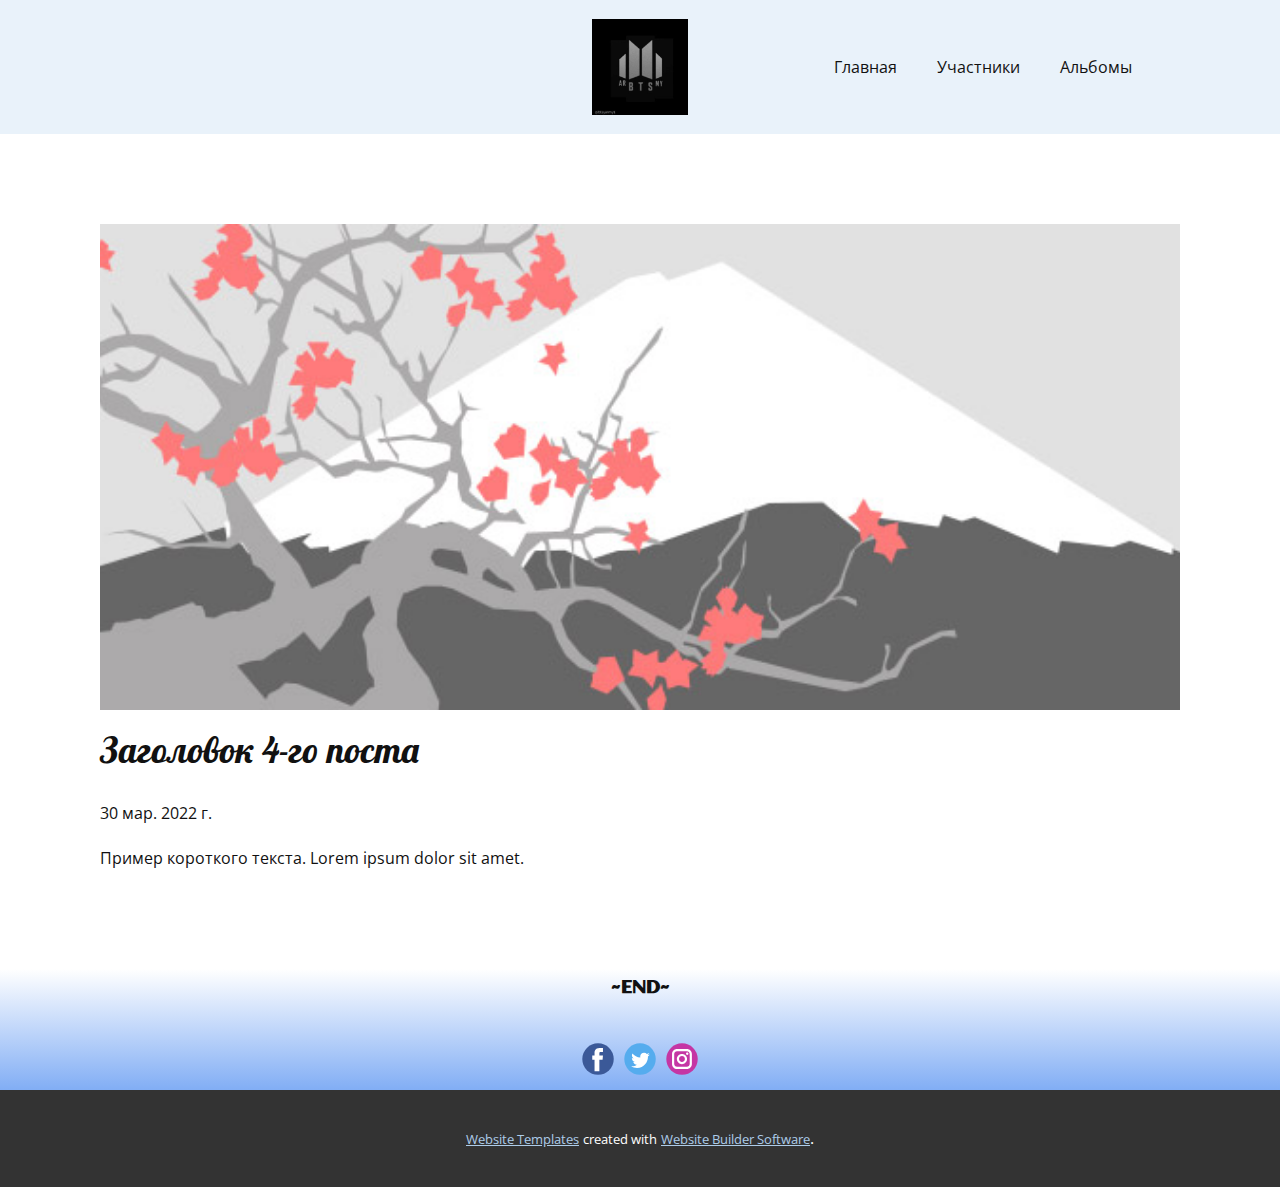
<file: blog/пост-3.html>
<!doctype html>
<html style="font-size: 16px;" lang="ru-RU"><head>
    <meta name="viewport" content="width=device-width, initial-scale=1.0">
    <meta charset="utf-8">
    <meta name="keywords" content="Заголовок 1-го поста">
    <meta name="description" content="">
    <meta name="page_type" content="np-template-header-footer-from-plugin">
    <title>Заголовок 4-го поста</title>
    <link rel="stylesheet" href="../nicepage.css" media="screen">
<link rel="stylesheet" href="../Post-Template.css" media="screen">
    <script class="u-script" type="text/javascript" src="../jquery.js" defer=""></script>
    <script class="u-script" type="text/javascript" src="../nicepage.js" defer=""></script>
    <meta name="generator" content="Nicepage 4.7.1, nicepage.com">
    <link rel="icon" href="../images/favicon1.jpg">
    <link id="u-theme-google-font" rel="stylesheet" href="https://fonts.googleapis.com/css?family=Roboto:100,100i,300,300i,400,400i,500,500i,700,700i,900,900i|Open+Sans:300,300i,400,400i,500,500i,600,600i,700,700i,800,800i">
    <link id="u-page-google-font" rel="stylesheet" href="https://fonts.googleapis.com/css?family=Lobster:400|Aclonica:400">
    
    
    <script type="application/ld+json">{
		"@context": "http://schema.org",
		"@type": "Organization",
		"name": "Site1",
		"logo": "images/b0b5af65-2be4-3427-ec45-9a8c1a97b3d8.jpg",
		"sameAs": [
				"https://facebook.com/name",
				"https://twitter.com/name",
				"https://instagram.com/name"
		]
}</script>
    <meta name="theme-color" content="#478ac9">
    <meta name="twitter:site" content="@">
    <meta name="twitter:card" content="summary_large_image">
    <meta name="twitter:title" content="Post Template">
    <meta name="twitter:description" content="Site1">
  </head>
  <body class="u-body u-xl-mode"><header class="u-align-center-sm u-align-center-xs u-clearfix u-header u-palette-1-light-3 u-header" id="sec-4e36"><div class="u-clearfix u-sheet u-sheet-1">
        <a href="https://nicepage.com/k/offer-html-templates" class="u-image u-logo u-image-1" data-image-width="320" data-image-height="320">
          <img src="../images/b0b5af65-2be4-3427-ec45-9a8c1a97b3d8.jpg" class="u-logo-image u-logo-image-1">
        </a>
        <nav class="u-align-left u-menu u-menu-dropdown u-offcanvas u-menu-1">
          <div class="menu-collapse" style="font-size: 1rem;">
            <a class="u-button-style u-nav-link" href="#">
              <svg class="u-svg-link" preserveAspectRatio="xMidYMin slice" viewBox="0 0 302 302" style=""><use xmlns:xlink="http://www.w3.org/1999/xlink" xlink:href="#svg-8a8f"></use></svg>
              <svg xmlns="http://www.w3.org/2000/svg" xmlns:xlink="http://www.w3.org/1999/xlink" version="1.1" id="svg-8a8f" x="0px" y="0px" viewBox="0 0 302 302" style="enable-background:new 0 0 302 302;" xml:space="preserve" class="u-svg-content"><g><rect y="36" width="302" height="30"></rect><rect y="236" width="302" height="30"></rect><rect y="136" width="302" height="30"></rect>
</g><g></g><g></g><g></g><g></g><g></g><g></g><g></g><g></g><g></g><g></g><g></g><g></g><g></g><g></g><g></g></svg>
            </a>
          </div>
          <div class="u-custom-menu u-nav-container">
            <ul class="u-nav u-unstyled u-nav-1"><li class="u-nav-item"><a class="u-button-style u-nav-link u-text-active-palette-1-base u-text-hover-palette-2-base" href="../Главная.html" style="padding: 26px 20px;">Главная</a>
</li><li class="u-nav-item"><a class="u-button-style u-nav-link u-text-active-palette-1-base u-text-hover-palette-2-base" href="../Участники.html" style="padding: 26px 20px;">Участники</a>
</li><li class="u-nav-item"><a class="u-button-style u-nav-link u-text-active-palette-1-base u-text-hover-palette-2-base" href="#" target="_blank" style="padding: 26px 20px;">Альбомы</a>
</li></ul>
          </div>
          <div class="u-custom-menu u-nav-container-collapse">
            <div class="u-align-center u-black u-container-style u-inner-container-layout u-opacity u-opacity-95 u-sidenav">
              <div class="u-inner-container-layout u-sidenav-overflow">
                <div class="u-menu-close"></div>
                <ul class="u-align-center u-nav u-popupmenu-items u-unstyled u-nav-2"><li class="u-nav-item"><a class="u-button-style u-nav-link" href="../Главная.html">Главная</a>
</li><li class="u-nav-item"><a class="u-button-style u-nav-link" href="../Участники.html">Участники</a>
</li><li class="u-nav-item"><a class="u-button-style u-nav-link" href="#" target="_blank">Альбомы</a>
</li></ul>
              </div>
            </div>
            <div class="u-black u-menu-overlay u-opacity u-opacity-70"></div>
          </div>
        </nav>
      </div></header>
    <section class="u-align-center u-clearfix u-section-1" id="sec-3f19">
      <div class="u-clearfix u-sheet u-valign-middle-md u-valign-middle-sm u-valign-middle-xs u-sheet-1"><!--post_details--><!--post_details_options_json--><!--{"source":""}--><!--/post_details_options_json--><!--blog_post-->
        <div class="u-container-style u-expanded-width u-post-details u-post-details-1">
          <div class="u-container-layout u-valign-middle u-container-layout-1"><!--blog_post_image-->
            <img alt="" class="u-blog-control u-expanded-width u-image u-image-default u-image-1" src="[data-uri]"><!--/blog_post_image--><!--blog_post_header-->
            <h2 class="u-blog-control u-text u-text-1">Заголовок 4-го поста</h2><!--/blog_post_header--><!--blog_post_metadata-->
            <div class="u-blog-control u-metadata u-metadata-1"><!--blog_post_metadata_date-->
              <span class="u-meta-date u-meta-icon">30 мар. 2022 г.</span><!--/blog_post_metadata_date--><!--blog_post_metadata_category-->
              <!--/blog_post_metadata_category--><!--blog_post_metadata_comments-->
              <!--/blog_post_metadata_comments-->
            </div><!--/blog_post_metadata--><!--blog_post_content-->
            <div class="u-align-justify u-blog-control u-post-content u-text u-text-2 fr-view">
  Пример короткого текста. Lorem ipsum dolor sit amet.
  </div><!--/blog_post_content-->
          </div>
        </div><!--/blog_post--><!--/post_details-->
      </div>
    </section>
    
    
    <footer class="u-align-center u-clearfix u-footer u-gradient u-footer" id="sec-b202"><div class="u-align-left u-clearfix u-sheet u-sheet-1">
        <h6 class="u-align-center u-custom-font u-text u-text-1">~END~</h6>
        <div class="u-social-icons u-spacing-10 u-social-icons-1">
          <a class="u-social-url" title="facebook" target="_blank" href="https://facebook.com/name"><span class="u-icon u-social-facebook u-social-icon u-icon-1"><svg class="u-svg-link" preserveAspectRatio="xMidYMin slice" viewBox="0 0 112 112" style=""><use xmlns:xlink="http://www.w3.org/1999/xlink" xlink:href="#svg-1b1b"></use></svg><svg class="u-svg-content" viewBox="0 0 112 112" x="0" y="0" id="svg-1b1b"><circle fill="currentColor" cx="56.1" cy="56.1" r="55"></circle><path fill="#FFFFFF" d="M73.5,31.6h-9.1c-1.4,0-3.6,0.8-3.6,3.9v8.5h12.6L72,58.3H60.8v40.8H43.9V58.3h-8V43.9h8v-9.2
c0-6.7,3.1-17,17-17h12.5v13.9H73.5z"></path></svg></span>
          </a>
          <a class="u-social-url" title="twitter" target="_blank" href="https://twitter.com/name"><span class="u-icon u-social-icon u-social-twitter u-icon-2"><svg class="u-svg-link" preserveAspectRatio="xMidYMin slice" viewBox="0 0 112 112" style=""><use xmlns:xlink="http://www.w3.org/1999/xlink" xlink:href="#svg-4286"></use></svg><svg class="u-svg-content" viewBox="0 0 112 112" x="0" y="0" id="svg-4286"><circle fill="currentColor" class="st0" cx="56.1" cy="56.1" r="55"></circle><path fill="#FFFFFF" d="M83.8,47.3c0,0.6,0,1.2,0,1.7c0,17.7-13.5,38.2-38.2,38.2C38,87.2,31,85,25,81.2c1,0.1,2.1,0.2,3.2,0.2
c6.3,0,12.1-2.1,16.7-5.7c-5.9-0.1-10.8-4-12.5-9.3c0.8,0.2,1.7,0.2,2.5,0.2c1.2,0,2.4-0.2,3.5-0.5c-6.1-1.2-10.8-6.7-10.8-13.1
c0-0.1,0-0.1,0-0.2c1.8,1,3.9,1.6,6.1,1.7c-3.6-2.4-6-6.5-6-11.2c0-2.5,0.7-4.8,1.8-6.7c6.6,8.1,16.5,13.5,27.6,14
c-0.2-1-0.3-2-0.3-3.1c0-7.4,6-13.4,13.4-13.4c3.9,0,7.3,1.6,9.8,4.2c3.1-0.6,5.9-1.7,8.5-3.3c-1,3.1-3.1,5.8-5.9,7.4
c2.7-0.3,5.3-1,7.7-2.1C88.7,43,86.4,45.4,83.8,47.3z"></path></svg></span>
          </a>
          <a class="u-social-url" title="instagram" target="_blank" href="https://instagram.com/name"><span class="u-icon u-social-icon u-social-instagram u-icon-3"><svg class="u-svg-link" preserveAspectRatio="xMidYMin slice" viewBox="0 0 112 112" style=""><use xmlns:xlink="http://www.w3.org/1999/xlink" xlink:href="#svg-cb08"></use></svg><svg class="u-svg-content" viewBox="0 0 112 112" x="0" y="0" id="svg-cb08"><circle fill="currentColor" cx="56.1" cy="56.1" r="55"></circle><path fill="#FFFFFF" d="M55.9,38.2c-9.9,0-17.9,8-17.9,17.9C38,66,46,74,55.9,74c9.9,0,17.9-8,17.9-17.9C73.8,46.2,65.8,38.2,55.9,38.2
z M55.9,66.4c-5.7,0-10.3-4.6-10.3-10.3c-0.1-5.7,4.6-10.3,10.3-10.3c5.7,0,10.3,4.6,10.3,10.3C66.2,61.8,61.6,66.4,55.9,66.4z"></path><path fill="#FFFFFF" d="M74.3,33.5c-2.3,0-4.2,1.9-4.2,4.2s1.9,4.2,4.2,4.2s4.2-1.9,4.2-4.2S76.6,33.5,74.3,33.5z"></path><path fill="#FFFFFF" d="M73.1,21.3H38.6c-9.7,0-17.5,7.9-17.5,17.5v34.5c0,9.7,7.9,17.6,17.5,17.6h34.5c9.7,0,17.5-7.9,17.5-17.5V38.8
C90.6,29.1,82.7,21.3,73.1,21.3z M83,73.3c0,5.5-4.5,9.9-9.9,9.9H38.6c-5.5,0-9.9-4.5-9.9-9.9V38.8c0-5.5,4.5-9.9,9.9-9.9h34.5
c5.5,0,9.9,4.5,9.9,9.9V73.3z"></path></svg></span>
          </a>
        </div>
      </div></footer>
    <section class="u-backlink u-clearfix u-grey-80">
      <a class="u-link" href="https://nicepage.com/website-templates" target="_blank">
        <span>Website Templates</span>
      </a>
      <p class="u-text">
        <span>created with</span>
      </p>
      <a class="u-link" href="" target="_blank">
        <span>Website Builder Software</span>
      </a>. 
    </section>
  
</body></html>
</file>
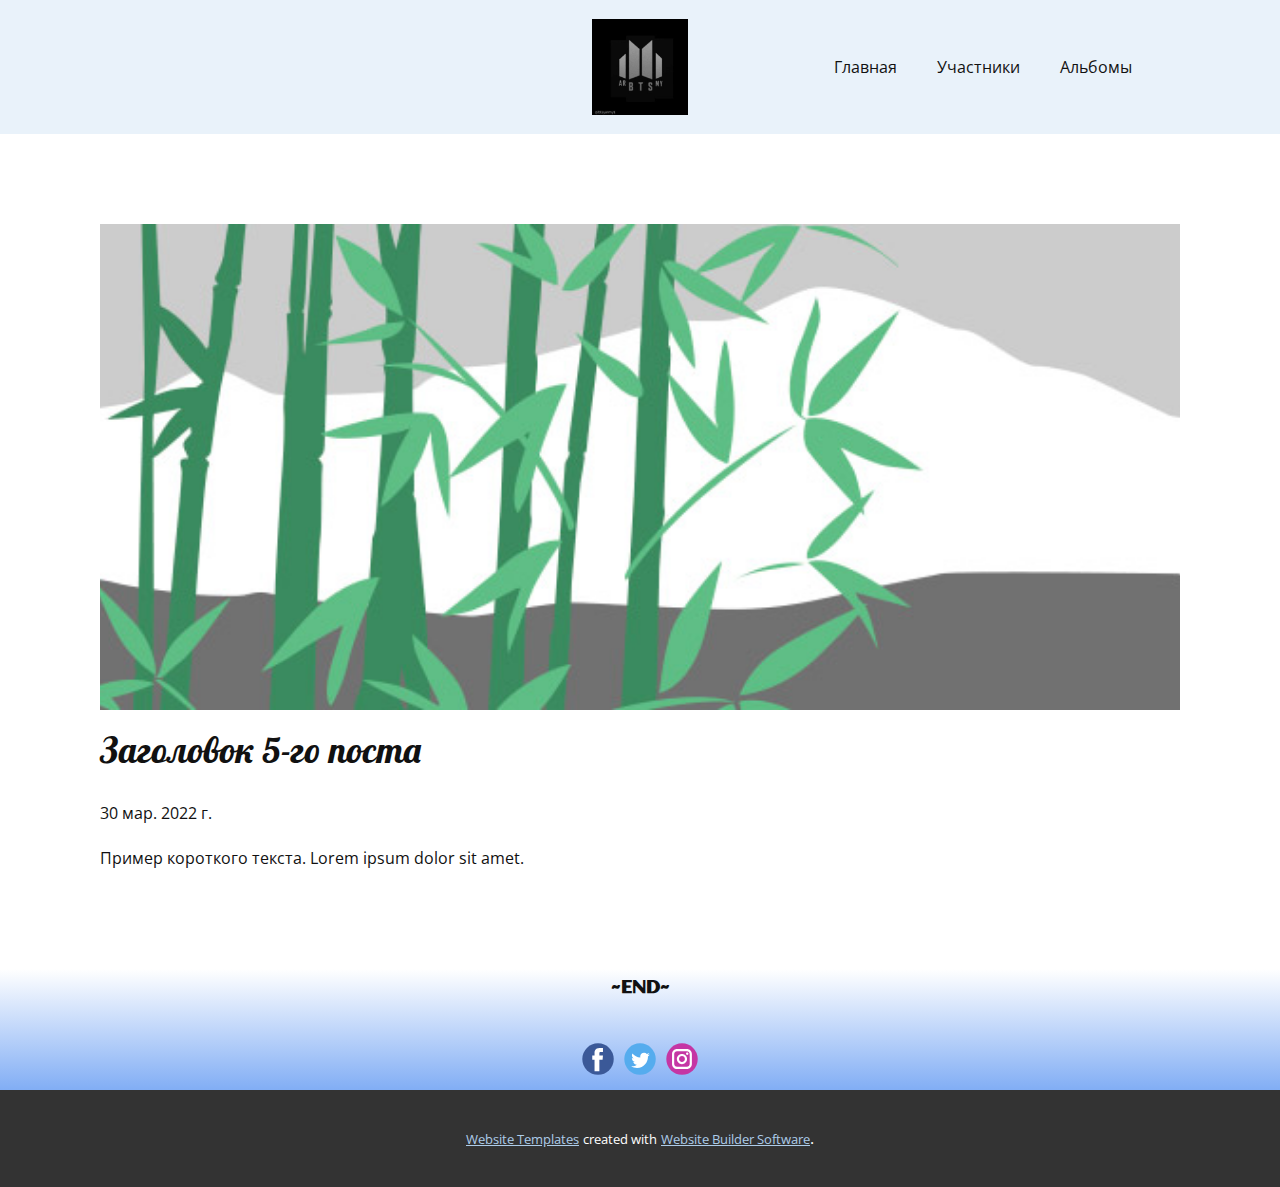
<file: blog/пост-4.html>
<!doctype html>
<html style="font-size: 16px;" lang="ru-RU"><head>
    <meta name="viewport" content="width=device-width, initial-scale=1.0">
    <meta charset="utf-8">
    <meta name="keywords" content="Заголовок 1-го поста">
    <meta name="description" content="">
    <meta name="page_type" content="np-template-header-footer-from-plugin">
    <title>Заголовок 5-го поста</title>
    <link rel="stylesheet" href="../nicepage.css" media="screen">
<link rel="stylesheet" href="../Post-Template.css" media="screen">
    <script class="u-script" type="text/javascript" src="../jquery.js" defer=""></script>
    <script class="u-script" type="text/javascript" src="../nicepage.js" defer=""></script>
    <meta name="generator" content="Nicepage 4.7.1, nicepage.com">
    <link rel="icon" href="../images/favicon1.jpg">
    <link id="u-theme-google-font" rel="stylesheet" href="https://fonts.googleapis.com/css?family=Roboto:100,100i,300,300i,400,400i,500,500i,700,700i,900,900i|Open+Sans:300,300i,400,400i,500,500i,600,600i,700,700i,800,800i">
    <link id="u-page-google-font" rel="stylesheet" href="https://fonts.googleapis.com/css?family=Lobster:400|Aclonica:400">
    
    
    <script type="application/ld+json">{
		"@context": "http://schema.org",
		"@type": "Organization",
		"name": "Site1",
		"logo": "images/b0b5af65-2be4-3427-ec45-9a8c1a97b3d8.jpg",
		"sameAs": [
				"https://facebook.com/name",
				"https://twitter.com/name",
				"https://instagram.com/name"
		]
}</script>
    <meta name="theme-color" content="#478ac9">
    <meta name="twitter:site" content="@">
    <meta name="twitter:card" content="summary_large_image">
    <meta name="twitter:title" content="Post Template">
    <meta name="twitter:description" content="Site1">
  </head>
  <body class="u-body u-xl-mode"><header class="u-align-center-sm u-align-center-xs u-clearfix u-header u-palette-1-light-3 u-header" id="sec-4e36"><div class="u-clearfix u-sheet u-sheet-1">
        <a href="https://nicepage.com/k/offer-html-templates" class="u-image u-logo u-image-1" data-image-width="320" data-image-height="320">
          <img src="../images/b0b5af65-2be4-3427-ec45-9a8c1a97b3d8.jpg" class="u-logo-image u-logo-image-1">
        </a>
        <nav class="u-align-left u-menu u-menu-dropdown u-offcanvas u-menu-1">
          <div class="menu-collapse" style="font-size: 1rem;">
            <a class="u-button-style u-nav-link" href="#">
              <svg class="u-svg-link" preserveAspectRatio="xMidYMin slice" viewBox="0 0 302 302" style=""><use xmlns:xlink="http://www.w3.org/1999/xlink" xlink:href="#svg-8a8f"></use></svg>
              <svg xmlns="http://www.w3.org/2000/svg" xmlns:xlink="http://www.w3.org/1999/xlink" version="1.1" id="svg-8a8f" x="0px" y="0px" viewBox="0 0 302 302" style="enable-background:new 0 0 302 302;" xml:space="preserve" class="u-svg-content"><g><rect y="36" width="302" height="30"></rect><rect y="236" width="302" height="30"></rect><rect y="136" width="302" height="30"></rect>
</g><g></g><g></g><g></g><g></g><g></g><g></g><g></g><g></g><g></g><g></g><g></g><g></g><g></g><g></g><g></g></svg>
            </a>
          </div>
          <div class="u-custom-menu u-nav-container">
            <ul class="u-nav u-unstyled u-nav-1"><li class="u-nav-item"><a class="u-button-style u-nav-link u-text-active-palette-1-base u-text-hover-palette-2-base" href="../Главная.html" style="padding: 26px 20px;">Главная</a>
</li><li class="u-nav-item"><a class="u-button-style u-nav-link u-text-active-palette-1-base u-text-hover-palette-2-base" href="../Участники.html" style="padding: 26px 20px;">Участники</a>
</li><li class="u-nav-item"><a class="u-button-style u-nav-link u-text-active-palette-1-base u-text-hover-palette-2-base" href="#" target="_blank" style="padding: 26px 20px;">Альбомы</a>
</li></ul>
          </div>
          <div class="u-custom-menu u-nav-container-collapse">
            <div class="u-align-center u-black u-container-style u-inner-container-layout u-opacity u-opacity-95 u-sidenav">
              <div class="u-inner-container-layout u-sidenav-overflow">
                <div class="u-menu-close"></div>
                <ul class="u-align-center u-nav u-popupmenu-items u-unstyled u-nav-2"><li class="u-nav-item"><a class="u-button-style u-nav-link" href="../Главная.html">Главная</a>
</li><li class="u-nav-item"><a class="u-button-style u-nav-link" href="../Участники.html">Участники</a>
</li><li class="u-nav-item"><a class="u-button-style u-nav-link" href="#" target="_blank">Альбомы</a>
</li></ul>
              </div>
            </div>
            <div class="u-black u-menu-overlay u-opacity u-opacity-70"></div>
          </div>
        </nav>
      </div></header>
    <section class="u-align-center u-clearfix u-section-1" id="sec-3f19">
      <div class="u-clearfix u-sheet u-valign-middle-md u-valign-middle-sm u-valign-middle-xs u-sheet-1"><!--post_details--><!--post_details_options_json--><!--{"source":""}--><!--/post_details_options_json--><!--blog_post-->
        <div class="u-container-style u-expanded-width u-post-details u-post-details-1">
          <div class="u-container-layout u-valign-middle u-container-layout-1"><!--blog_post_image-->
            <img alt="" class="u-blog-control u-expanded-width u-image u-image-default u-image-1" src="[data-uri]"><!--/blog_post_image--><!--blog_post_header-->
            <h2 class="u-blog-control u-text u-text-1">Заголовок 5-го поста</h2><!--/blog_post_header--><!--blog_post_metadata-->
            <div class="u-blog-control u-metadata u-metadata-1"><!--blog_post_metadata_date-->
              <span class="u-meta-date u-meta-icon">30 мар. 2022 г.</span><!--/blog_post_metadata_date--><!--blog_post_metadata_category-->
              <!--/blog_post_metadata_category--><!--blog_post_metadata_comments-->
              <!--/blog_post_metadata_comments-->
            </div><!--/blog_post_metadata--><!--blog_post_content-->
            <div class="u-align-justify u-blog-control u-post-content u-text u-text-2 fr-view">
  Пример короткого текста. Lorem ipsum dolor sit amet.
  </div><!--/blog_post_content-->
          </div>
        </div><!--/blog_post--><!--/post_details-->
      </div>
    </section>
    
    
    <footer class="u-align-center u-clearfix u-footer u-gradient u-footer" id="sec-b202"><div class="u-align-left u-clearfix u-sheet u-sheet-1">
        <h6 class="u-align-center u-custom-font u-text u-text-1">~END~</h6>
        <div class="u-social-icons u-spacing-10 u-social-icons-1">
          <a class="u-social-url" title="facebook" target="_blank" href="https://facebook.com/name"><span class="u-icon u-social-facebook u-social-icon u-icon-1"><svg class="u-svg-link" preserveAspectRatio="xMidYMin slice" viewBox="0 0 112 112" style=""><use xmlns:xlink="http://www.w3.org/1999/xlink" xlink:href="#svg-1b1b"></use></svg><svg class="u-svg-content" viewBox="0 0 112 112" x="0" y="0" id="svg-1b1b"><circle fill="currentColor" cx="56.1" cy="56.1" r="55"></circle><path fill="#FFFFFF" d="M73.5,31.6h-9.1c-1.4,0-3.6,0.8-3.6,3.9v8.5h12.6L72,58.3H60.8v40.8H43.9V58.3h-8V43.9h8v-9.2
c0-6.7,3.1-17,17-17h12.5v13.9H73.5z"></path></svg></span>
          </a>
          <a class="u-social-url" title="twitter" target="_blank" href="https://twitter.com/name"><span class="u-icon u-social-icon u-social-twitter u-icon-2"><svg class="u-svg-link" preserveAspectRatio="xMidYMin slice" viewBox="0 0 112 112" style=""><use xmlns:xlink="http://www.w3.org/1999/xlink" xlink:href="#svg-4286"></use></svg><svg class="u-svg-content" viewBox="0 0 112 112" x="0" y="0" id="svg-4286"><circle fill="currentColor" class="st0" cx="56.1" cy="56.1" r="55"></circle><path fill="#FFFFFF" d="M83.8,47.3c0,0.6,0,1.2,0,1.7c0,17.7-13.5,38.2-38.2,38.2C38,87.2,31,85,25,81.2c1,0.1,2.1,0.2,3.2,0.2
c6.3,0,12.1-2.1,16.7-5.7c-5.9-0.1-10.8-4-12.5-9.3c0.8,0.2,1.7,0.2,2.5,0.2c1.2,0,2.4-0.2,3.5-0.5c-6.1-1.2-10.8-6.7-10.8-13.1
c0-0.1,0-0.1,0-0.2c1.8,1,3.9,1.6,6.1,1.7c-3.6-2.4-6-6.5-6-11.2c0-2.5,0.7-4.8,1.8-6.7c6.6,8.1,16.5,13.5,27.6,14
c-0.2-1-0.3-2-0.3-3.1c0-7.4,6-13.4,13.4-13.4c3.9,0,7.3,1.6,9.8,4.2c3.1-0.6,5.9-1.7,8.5-3.3c-1,3.1-3.1,5.8-5.9,7.4
c2.7-0.3,5.3-1,7.7-2.1C88.7,43,86.4,45.4,83.8,47.3z"></path></svg></span>
          </a>
          <a class="u-social-url" title="instagram" target="_blank" href="https://instagram.com/name"><span class="u-icon u-social-icon u-social-instagram u-icon-3"><svg class="u-svg-link" preserveAspectRatio="xMidYMin slice" viewBox="0 0 112 112" style=""><use xmlns:xlink="http://www.w3.org/1999/xlink" xlink:href="#svg-cb08"></use></svg><svg class="u-svg-content" viewBox="0 0 112 112" x="0" y="0" id="svg-cb08"><circle fill="currentColor" cx="56.1" cy="56.1" r="55"></circle><path fill="#FFFFFF" d="M55.9,38.2c-9.9,0-17.9,8-17.9,17.9C38,66,46,74,55.9,74c9.9,0,17.9-8,17.9-17.9C73.8,46.2,65.8,38.2,55.9,38.2
z M55.9,66.4c-5.7,0-10.3-4.6-10.3-10.3c-0.1-5.7,4.6-10.3,10.3-10.3c5.7,0,10.3,4.6,10.3,10.3C66.2,61.8,61.6,66.4,55.9,66.4z"></path><path fill="#FFFFFF" d="M74.3,33.5c-2.3,0-4.2,1.9-4.2,4.2s1.9,4.2,4.2,4.2s4.2-1.9,4.2-4.2S76.6,33.5,74.3,33.5z"></path><path fill="#FFFFFF" d="M73.1,21.3H38.6c-9.7,0-17.5,7.9-17.5,17.5v34.5c0,9.7,7.9,17.6,17.5,17.6h34.5c9.7,0,17.5-7.9,17.5-17.5V38.8
C90.6,29.1,82.7,21.3,73.1,21.3z M83,73.3c0,5.5-4.5,9.9-9.9,9.9H38.6c-5.5,0-9.9-4.5-9.9-9.9V38.8c0-5.5,4.5-9.9,9.9-9.9h34.5
c5.5,0,9.9,4.5,9.9,9.9V73.3z"></path></svg></span>
          </a>
        </div>
      </div></footer>
    <section class="u-backlink u-clearfix u-grey-80">
      <a class="u-link" href="https://nicepage.com/website-templates" target="_blank">
        <span>Website Templates</span>
      </a>
      <p class="u-text">
        <span>created with</span>
      </p>
      <a class="u-link" href="" target="_blank">
        <span>Website Builder Software</span>
      </a>. 
    </section>
  
</body></html>
</file>
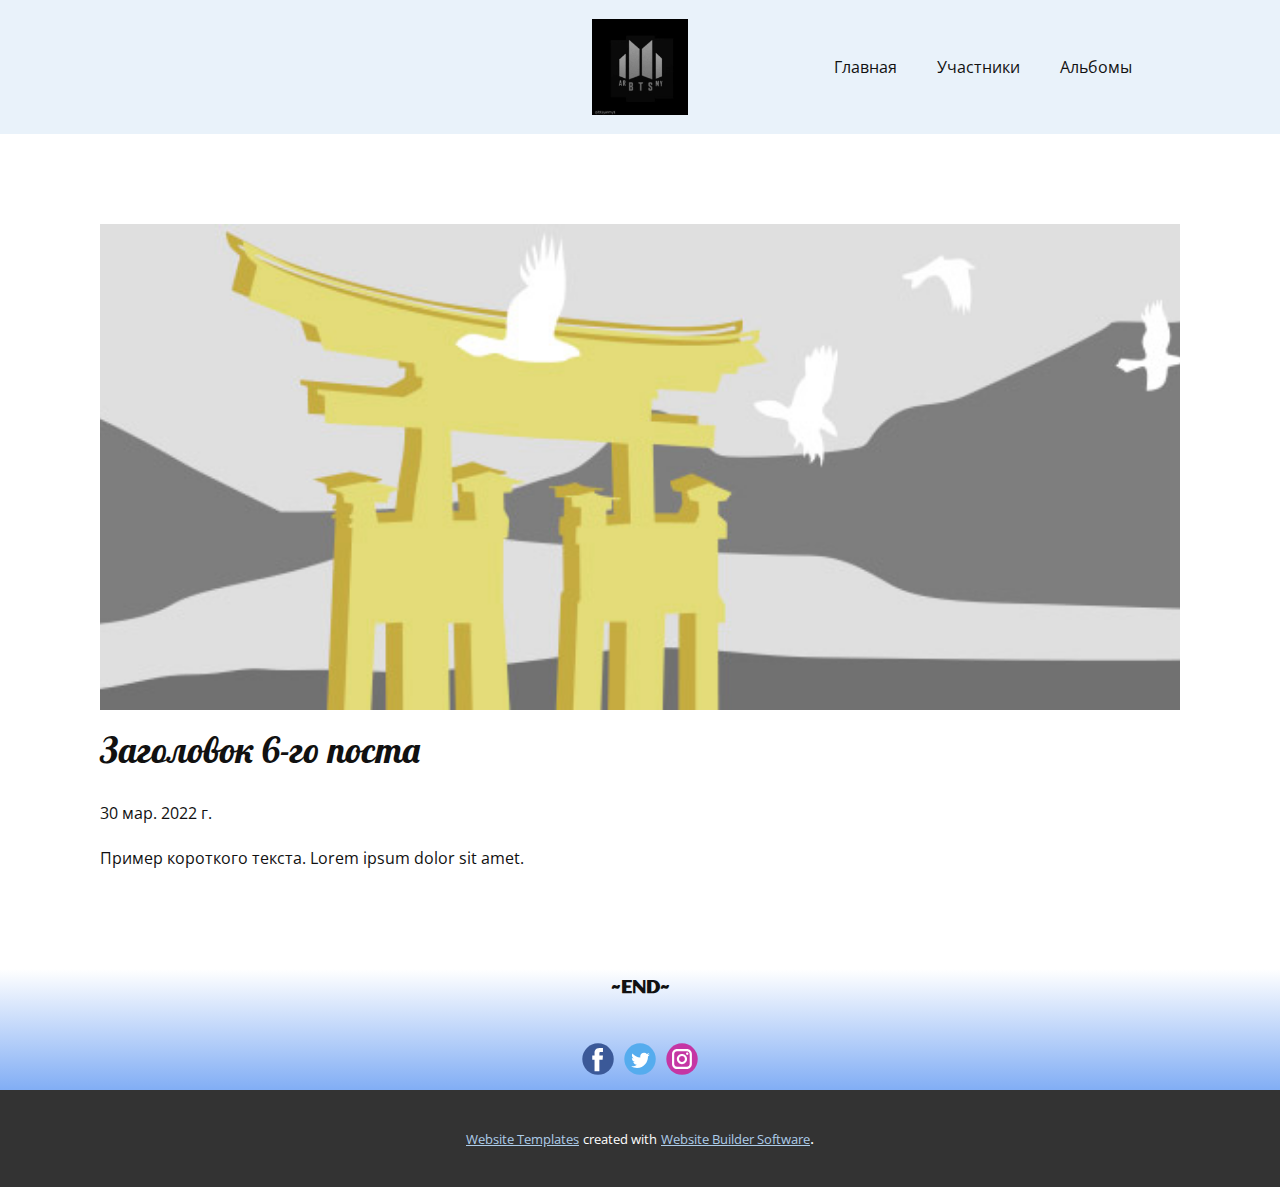
<file: blog/пост-5.html>
<!doctype html>
<html style="font-size: 16px;" lang="ru-RU"><head>
    <meta name="viewport" content="width=device-width, initial-scale=1.0">
    <meta charset="utf-8">
    <meta name="keywords" content="Заголовок 1-го поста">
    <meta name="description" content="">
    <meta name="page_type" content="np-template-header-footer-from-plugin">
    <title>Заголовок 6-го поста</title>
    <link rel="stylesheet" href="../nicepage.css" media="screen">
<link rel="stylesheet" href="../Post-Template.css" media="screen">
    <script class="u-script" type="text/javascript" src="../jquery.js" defer=""></script>
    <script class="u-script" type="text/javascript" src="../nicepage.js" defer=""></script>
    <meta name="generator" content="Nicepage 4.7.1, nicepage.com">
    <link rel="icon" href="../images/favicon1.jpg">
    <link id="u-theme-google-font" rel="stylesheet" href="https://fonts.googleapis.com/css?family=Roboto:100,100i,300,300i,400,400i,500,500i,700,700i,900,900i|Open+Sans:300,300i,400,400i,500,500i,600,600i,700,700i,800,800i">
    <link id="u-page-google-font" rel="stylesheet" href="https://fonts.googleapis.com/css?family=Lobster:400|Aclonica:400">
    
    
    <script type="application/ld+json">{
		"@context": "http://schema.org",
		"@type": "Organization",
		"name": "Site1",
		"logo": "images/b0b5af65-2be4-3427-ec45-9a8c1a97b3d8.jpg",
		"sameAs": [
				"https://facebook.com/name",
				"https://twitter.com/name",
				"https://instagram.com/name"
		]
}</script>
    <meta name="theme-color" content="#478ac9">
    <meta name="twitter:site" content="@">
    <meta name="twitter:card" content="summary_large_image">
    <meta name="twitter:title" content="Post Template">
    <meta name="twitter:description" content="Site1">
  </head>
  <body class="u-body u-xl-mode"><header class="u-align-center-sm u-align-center-xs u-clearfix u-header u-palette-1-light-3 u-header" id="sec-4e36"><div class="u-clearfix u-sheet u-sheet-1">
        <a href="https://nicepage.com/k/offer-html-templates" class="u-image u-logo u-image-1" data-image-width="320" data-image-height="320">
          <img src="../images/b0b5af65-2be4-3427-ec45-9a8c1a97b3d8.jpg" class="u-logo-image u-logo-image-1">
        </a>
        <nav class="u-align-left u-menu u-menu-dropdown u-offcanvas u-menu-1">
          <div class="menu-collapse" style="font-size: 1rem;">
            <a class="u-button-style u-nav-link" href="#">
              <svg class="u-svg-link" preserveAspectRatio="xMidYMin slice" viewBox="0 0 302 302" style=""><use xmlns:xlink="http://www.w3.org/1999/xlink" xlink:href="#svg-8a8f"></use></svg>
              <svg xmlns="http://www.w3.org/2000/svg" xmlns:xlink="http://www.w3.org/1999/xlink" version="1.1" id="svg-8a8f" x="0px" y="0px" viewBox="0 0 302 302" style="enable-background:new 0 0 302 302;" xml:space="preserve" class="u-svg-content"><g><rect y="36" width="302" height="30"></rect><rect y="236" width="302" height="30"></rect><rect y="136" width="302" height="30"></rect>
</g><g></g><g></g><g></g><g></g><g></g><g></g><g></g><g></g><g></g><g></g><g></g><g></g><g></g><g></g><g></g></svg>
            </a>
          </div>
          <div class="u-custom-menu u-nav-container">
            <ul class="u-nav u-unstyled u-nav-1"><li class="u-nav-item"><a class="u-button-style u-nav-link u-text-active-palette-1-base u-text-hover-palette-2-base" href="../Главная.html" style="padding: 26px 20px;">Главная</a>
</li><li class="u-nav-item"><a class="u-button-style u-nav-link u-text-active-palette-1-base u-text-hover-palette-2-base" href="../Участники.html" style="padding: 26px 20px;">Участники</a>
</li><li class="u-nav-item"><a class="u-button-style u-nav-link u-text-active-palette-1-base u-text-hover-palette-2-base" href="#" target="_blank" style="padding: 26px 20px;">Альбомы</a>
</li></ul>
          </div>
          <div class="u-custom-menu u-nav-container-collapse">
            <div class="u-align-center u-black u-container-style u-inner-container-layout u-opacity u-opacity-95 u-sidenav">
              <div class="u-inner-container-layout u-sidenav-overflow">
                <div class="u-menu-close"></div>
                <ul class="u-align-center u-nav u-popupmenu-items u-unstyled u-nav-2"><li class="u-nav-item"><a class="u-button-style u-nav-link" href="../Главная.html">Главная</a>
</li><li class="u-nav-item"><a class="u-button-style u-nav-link" href="../Участники.html">Участники</a>
</li><li class="u-nav-item"><a class="u-button-style u-nav-link" href="#" target="_blank">Альбомы</a>
</li></ul>
              </div>
            </div>
            <div class="u-black u-menu-overlay u-opacity u-opacity-70"></div>
          </div>
        </nav>
      </div></header>
    <section class="u-align-center u-clearfix u-section-1" id="sec-3f19">
      <div class="u-clearfix u-sheet u-valign-middle-md u-valign-middle-sm u-valign-middle-xs u-sheet-1"><!--post_details--><!--post_details_options_json--><!--{"source":""}--><!--/post_details_options_json--><!--blog_post-->
        <div class="u-container-style u-expanded-width u-post-details u-post-details-1">
          <div class="u-container-layout u-valign-middle u-container-layout-1"><!--blog_post_image-->
            <img alt="" class="u-blog-control u-expanded-width u-image u-image-default u-image-1" src="[data-uri]"><!--/blog_post_image--><!--blog_post_header-->
            <h2 class="u-blog-control u-text u-text-1">Заголовок 6-го поста</h2><!--/blog_post_header--><!--blog_post_metadata-->
            <div class="u-blog-control u-metadata u-metadata-1"><!--blog_post_metadata_date-->
              <span class="u-meta-date u-meta-icon">30 мар. 2022 г.</span><!--/blog_post_metadata_date--><!--blog_post_metadata_category-->
              <!--/blog_post_metadata_category--><!--blog_post_metadata_comments-->
              <!--/blog_post_metadata_comments-->
            </div><!--/blog_post_metadata--><!--blog_post_content-->
            <div class="u-align-justify u-blog-control u-post-content u-text u-text-2 fr-view">
  Пример короткого текста. Lorem ipsum dolor sit amet.
  </div><!--/blog_post_content-->
          </div>
        </div><!--/blog_post--><!--/post_details-->
      </div>
    </section>
    
    
    <footer class="u-align-center u-clearfix u-footer u-gradient u-footer" id="sec-b202"><div class="u-align-left u-clearfix u-sheet u-sheet-1">
        <h6 class="u-align-center u-custom-font u-text u-text-1">~END~</h6>
        <div class="u-social-icons u-spacing-10 u-social-icons-1">
          <a class="u-social-url" title="facebook" target="_blank" href="https://facebook.com/name"><span class="u-icon u-social-facebook u-social-icon u-icon-1"><svg class="u-svg-link" preserveAspectRatio="xMidYMin slice" viewBox="0 0 112 112" style=""><use xmlns:xlink="http://www.w3.org/1999/xlink" xlink:href="#svg-1b1b"></use></svg><svg class="u-svg-content" viewBox="0 0 112 112" x="0" y="0" id="svg-1b1b"><circle fill="currentColor" cx="56.1" cy="56.1" r="55"></circle><path fill="#FFFFFF" d="M73.5,31.6h-9.1c-1.4,0-3.6,0.8-3.6,3.9v8.5h12.6L72,58.3H60.8v40.8H43.9V58.3h-8V43.9h8v-9.2
c0-6.7,3.1-17,17-17h12.5v13.9H73.5z"></path></svg></span>
          </a>
          <a class="u-social-url" title="twitter" target="_blank" href="https://twitter.com/name"><span class="u-icon u-social-icon u-social-twitter u-icon-2"><svg class="u-svg-link" preserveAspectRatio="xMidYMin slice" viewBox="0 0 112 112" style=""><use xmlns:xlink="http://www.w3.org/1999/xlink" xlink:href="#svg-4286"></use></svg><svg class="u-svg-content" viewBox="0 0 112 112" x="0" y="0" id="svg-4286"><circle fill="currentColor" class="st0" cx="56.1" cy="56.1" r="55"></circle><path fill="#FFFFFF" d="M83.8,47.3c0,0.6,0,1.2,0,1.7c0,17.7-13.5,38.2-38.2,38.2C38,87.2,31,85,25,81.2c1,0.1,2.1,0.2,3.2,0.2
c6.3,0,12.1-2.1,16.7-5.7c-5.9-0.1-10.8-4-12.5-9.3c0.8,0.2,1.7,0.2,2.5,0.2c1.2,0,2.4-0.2,3.5-0.5c-6.1-1.2-10.8-6.7-10.8-13.1
c0-0.1,0-0.1,0-0.2c1.8,1,3.9,1.6,6.1,1.7c-3.6-2.4-6-6.5-6-11.2c0-2.5,0.7-4.8,1.8-6.7c6.6,8.1,16.5,13.5,27.6,14
c-0.2-1-0.3-2-0.3-3.1c0-7.4,6-13.4,13.4-13.4c3.9,0,7.3,1.6,9.8,4.2c3.1-0.6,5.9-1.7,8.5-3.3c-1,3.1-3.1,5.8-5.9,7.4
c2.7-0.3,5.3-1,7.7-2.1C88.7,43,86.4,45.4,83.8,47.3z"></path></svg></span>
          </a>
          <a class="u-social-url" title="instagram" target="_blank" href="https://instagram.com/name"><span class="u-icon u-social-icon u-social-instagram u-icon-3"><svg class="u-svg-link" preserveAspectRatio="xMidYMin slice" viewBox="0 0 112 112" style=""><use xmlns:xlink="http://www.w3.org/1999/xlink" xlink:href="#svg-cb08"></use></svg><svg class="u-svg-content" viewBox="0 0 112 112" x="0" y="0" id="svg-cb08"><circle fill="currentColor" cx="56.1" cy="56.1" r="55"></circle><path fill="#FFFFFF" d="M55.9,38.2c-9.9,0-17.9,8-17.9,17.9C38,66,46,74,55.9,74c9.9,0,17.9-8,17.9-17.9C73.8,46.2,65.8,38.2,55.9,38.2
z M55.9,66.4c-5.7,0-10.3-4.6-10.3-10.3c-0.1-5.7,4.6-10.3,10.3-10.3c5.7,0,10.3,4.6,10.3,10.3C66.2,61.8,61.6,66.4,55.9,66.4z"></path><path fill="#FFFFFF" d="M74.3,33.5c-2.3,0-4.2,1.9-4.2,4.2s1.9,4.2,4.2,4.2s4.2-1.9,4.2-4.2S76.6,33.5,74.3,33.5z"></path><path fill="#FFFFFF" d="M73.1,21.3H38.6c-9.7,0-17.5,7.9-17.5,17.5v34.5c0,9.7,7.9,17.6,17.5,17.6h34.5c9.7,0,17.5-7.9,17.5-17.5V38.8
C90.6,29.1,82.7,21.3,73.1,21.3z M83,73.3c0,5.5-4.5,9.9-9.9,9.9H38.6c-5.5,0-9.9-4.5-9.9-9.9V38.8c0-5.5,4.5-9.9,9.9-9.9h34.5
c5.5,0,9.9,4.5,9.9,9.9V73.3z"></path></svg></span>
          </a>
        </div>
      </div></footer>
    <section class="u-backlink u-clearfix u-grey-80">
      <a class="u-link" href="https://nicepage.com/website-templates" target="_blank">
        <span>Website Templates</span>
      </a>
      <p class="u-text">
        <span>created with</span>
      </p>
      <a class="u-link" href="" target="_blank">
        <span>Website Builder Software</span>
      </a>. 
    </section>
  
</body></html>
</file>
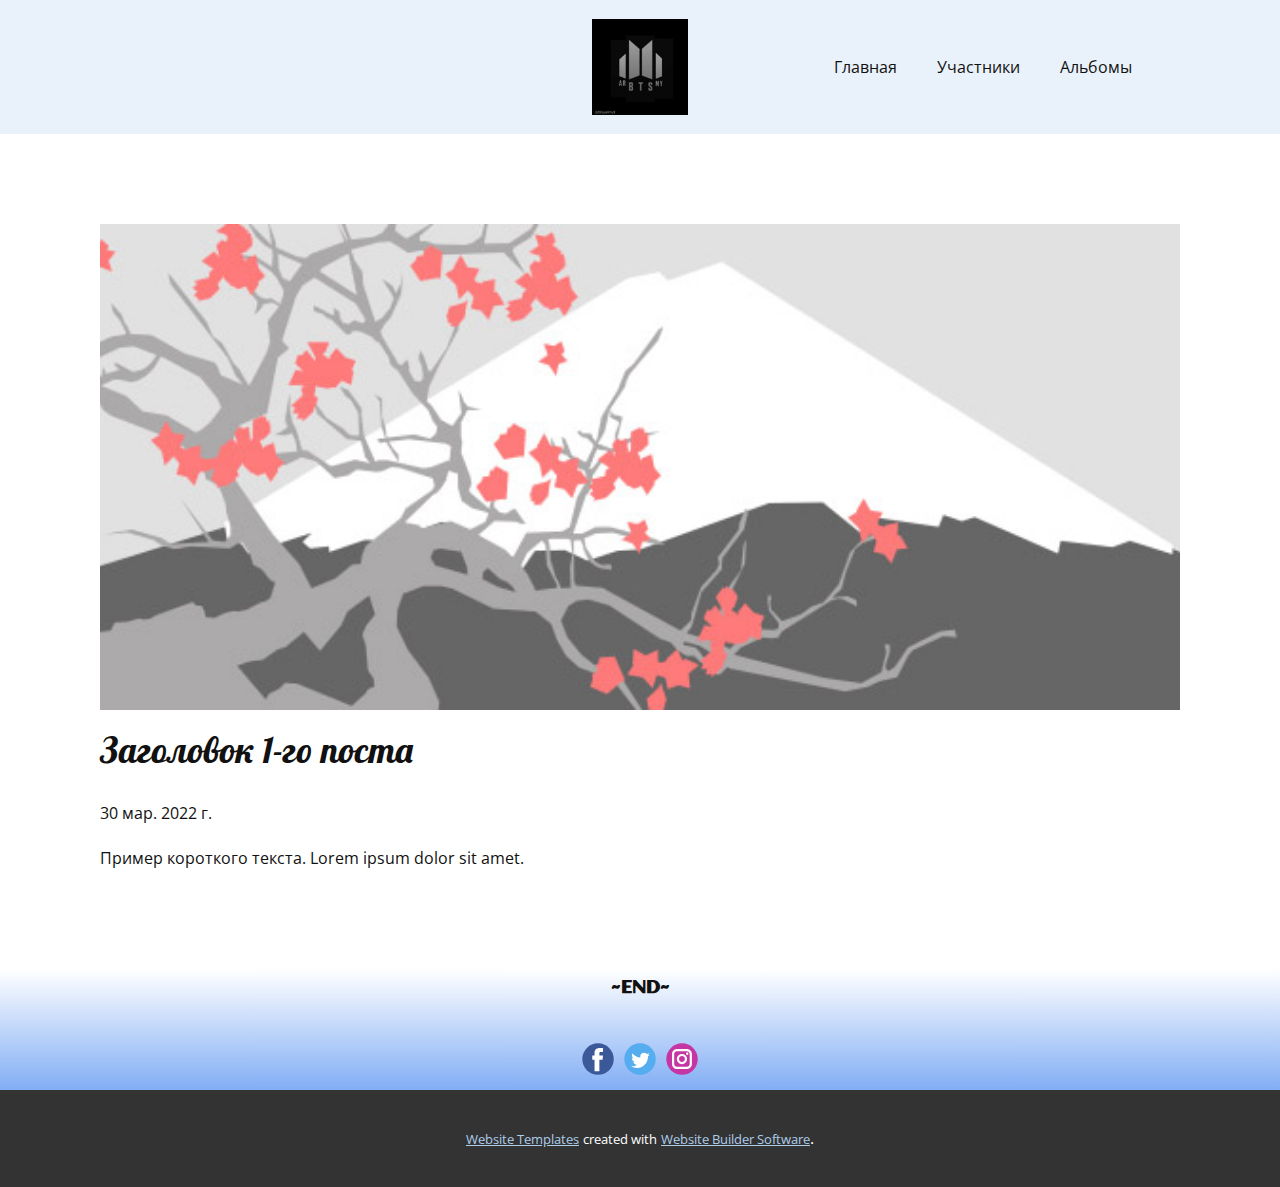
<file: blog/пост.html>
<!doctype html>
<html style="font-size: 16px;" lang="ru-RU"><head>
    <meta name="viewport" content="width=device-width, initial-scale=1.0">
    <meta charset="utf-8">
    <meta name="keywords" content="Заголовок 1-го поста">
    <meta name="description" content="">
    <meta name="page_type" content="np-template-header-footer-from-plugin">
    <title>Заголовок 1-го поста</title>
    <link rel="stylesheet" href="../nicepage.css" media="screen">
<link rel="stylesheet" href="../Post-Template.css" media="screen">
    <script class="u-script" type="text/javascript" src="../jquery.js" defer=""></script>
    <script class="u-script" type="text/javascript" src="../nicepage.js" defer=""></script>
    <meta name="generator" content="Nicepage 4.7.1, nicepage.com">
    <link rel="icon" href="../images/favicon1.jpg">
    <link id="u-theme-google-font" rel="stylesheet" href="https://fonts.googleapis.com/css?family=Roboto:100,100i,300,300i,400,400i,500,500i,700,700i,900,900i|Open+Sans:300,300i,400,400i,500,500i,600,600i,700,700i,800,800i">
    <link id="u-page-google-font" rel="stylesheet" href="https://fonts.googleapis.com/css?family=Lobster:400|Aclonica:400">
    
    
    <script type="application/ld+json">{
		"@context": "http://schema.org",
		"@type": "Organization",
		"name": "Site1",
		"logo": "images/b0b5af65-2be4-3427-ec45-9a8c1a97b3d8.jpg",
		"sameAs": [
				"https://facebook.com/name",
				"https://twitter.com/name",
				"https://instagram.com/name"
		]
}</script>
    <meta name="theme-color" content="#478ac9">
    <meta name="twitter:site" content="@">
    <meta name="twitter:card" content="summary_large_image">
    <meta name="twitter:title" content="Post Template">
    <meta name="twitter:description" content="Site1">
  </head>
  <body class="u-body u-xl-mode"><header class="u-align-center-sm u-align-center-xs u-clearfix u-header u-palette-1-light-3 u-header" id="sec-4e36"><div class="u-clearfix u-sheet u-sheet-1">
        <a href="https://nicepage.com/k/offer-html-templates" class="u-image u-logo u-image-1" data-image-width="320" data-image-height="320">
          <img src="../images/b0b5af65-2be4-3427-ec45-9a8c1a97b3d8.jpg" class="u-logo-image u-logo-image-1">
        </a>
        <nav class="u-align-left u-menu u-menu-dropdown u-offcanvas u-menu-1">
          <div class="menu-collapse" style="font-size: 1rem;">
            <a class="u-button-style u-nav-link" href="#">
              <svg class="u-svg-link" preserveAspectRatio="xMidYMin slice" viewBox="0 0 302 302" style=""><use xmlns:xlink="http://www.w3.org/1999/xlink" xlink:href="#svg-8a8f"></use></svg>
              <svg xmlns="http://www.w3.org/2000/svg" xmlns:xlink="http://www.w3.org/1999/xlink" version="1.1" id="svg-8a8f" x="0px" y="0px" viewBox="0 0 302 302" style="enable-background:new 0 0 302 302;" xml:space="preserve" class="u-svg-content"><g><rect y="36" width="302" height="30"></rect><rect y="236" width="302" height="30"></rect><rect y="136" width="302" height="30"></rect>
</g><g></g><g></g><g></g><g></g><g></g><g></g><g></g><g></g><g></g><g></g><g></g><g></g><g></g><g></g><g></g></svg>
            </a>
          </div>
          <div class="u-custom-menu u-nav-container">
            <ul class="u-nav u-unstyled u-nav-1"><li class="u-nav-item"><a class="u-button-style u-nav-link u-text-active-palette-1-base u-text-hover-palette-2-base" href="../Главная.html" style="padding: 26px 20px;">Главная</a>
</li><li class="u-nav-item"><a class="u-button-style u-nav-link u-text-active-palette-1-base u-text-hover-palette-2-base" href="../Участники.html" style="padding: 26px 20px;">Участники</a>
</li><li class="u-nav-item"><a class="u-button-style u-nav-link u-text-active-palette-1-base u-text-hover-palette-2-base" href="#" target="_blank" style="padding: 26px 20px;">Альбомы</a>
</li></ul>
          </div>
          <div class="u-custom-menu u-nav-container-collapse">
            <div class="u-align-center u-black u-container-style u-inner-container-layout u-opacity u-opacity-95 u-sidenav">
              <div class="u-inner-container-layout u-sidenav-overflow">
                <div class="u-menu-close"></div>
                <ul class="u-align-center u-nav u-popupmenu-items u-unstyled u-nav-2"><li class="u-nav-item"><a class="u-button-style u-nav-link" href="../Главная.html">Главная</a>
</li><li class="u-nav-item"><a class="u-button-style u-nav-link" href="../Участники.html">Участники</a>
</li><li class="u-nav-item"><a class="u-button-style u-nav-link" href="#" target="_blank">Альбомы</a>
</li></ul>
              </div>
            </div>
            <div class="u-black u-menu-overlay u-opacity u-opacity-70"></div>
          </div>
        </nav>
      </div></header>
    <section class="u-align-center u-clearfix u-section-1" id="sec-3f19">
      <div class="u-clearfix u-sheet u-valign-middle-md u-valign-middle-sm u-valign-middle-xs u-sheet-1"><!--post_details--><!--post_details_options_json--><!--{"source":""}--><!--/post_details_options_json--><!--blog_post-->
        <div class="u-container-style u-expanded-width u-post-details u-post-details-1">
          <div class="u-container-layout u-valign-middle u-container-layout-1"><!--blog_post_image-->
            <img alt="" class="u-blog-control u-expanded-width u-image u-image-default u-image-1" src="[data-uri]"><!--/blog_post_image--><!--blog_post_header-->
            <h2 class="u-blog-control u-text u-text-1">Заголовок 1-го поста</h2><!--/blog_post_header--><!--blog_post_metadata-->
            <div class="u-blog-control u-metadata u-metadata-1"><!--blog_post_metadata_date-->
              <span class="u-meta-date u-meta-icon">30 мар. 2022 г.</span><!--/blog_post_metadata_date--><!--blog_post_metadata_category-->
              <!--/blog_post_metadata_category--><!--blog_post_metadata_comments-->
              <!--/blog_post_metadata_comments-->
            </div><!--/blog_post_metadata--><!--blog_post_content-->
            <div class="u-align-justify u-blog-control u-post-content u-text u-text-2 fr-view">
  Пример короткого текста. Lorem ipsum dolor sit amet.
  </div><!--/blog_post_content-->
          </div>
        </div><!--/blog_post--><!--/post_details-->
      </div>
    </section>
    
    
    <footer class="u-align-center u-clearfix u-footer u-gradient u-footer" id="sec-b202"><div class="u-align-left u-clearfix u-sheet u-sheet-1">
        <h6 class="u-align-center u-custom-font u-text u-text-1">~END~</h6>
        <div class="u-social-icons u-spacing-10 u-social-icons-1">
          <a class="u-social-url" title="facebook" target="_blank" href="https://facebook.com/name"><span class="u-icon u-social-facebook u-social-icon u-icon-1"><svg class="u-svg-link" preserveAspectRatio="xMidYMin slice" viewBox="0 0 112 112" style=""><use xmlns:xlink="http://www.w3.org/1999/xlink" xlink:href="#svg-1b1b"></use></svg><svg class="u-svg-content" viewBox="0 0 112 112" x="0" y="0" id="svg-1b1b"><circle fill="currentColor" cx="56.1" cy="56.1" r="55"></circle><path fill="#FFFFFF" d="M73.5,31.6h-9.1c-1.4,0-3.6,0.8-3.6,3.9v8.5h12.6L72,58.3H60.8v40.8H43.9V58.3h-8V43.9h8v-9.2
c0-6.7,3.1-17,17-17h12.5v13.9H73.5z"></path></svg></span>
          </a>
          <a class="u-social-url" title="twitter" target="_blank" href="https://twitter.com/name"><span class="u-icon u-social-icon u-social-twitter u-icon-2"><svg class="u-svg-link" preserveAspectRatio="xMidYMin slice" viewBox="0 0 112 112" style=""><use xmlns:xlink="http://www.w3.org/1999/xlink" xlink:href="#svg-4286"></use></svg><svg class="u-svg-content" viewBox="0 0 112 112" x="0" y="0" id="svg-4286"><circle fill="currentColor" class="st0" cx="56.1" cy="56.1" r="55"></circle><path fill="#FFFFFF" d="M83.8,47.3c0,0.6,0,1.2,0,1.7c0,17.7-13.5,38.2-38.2,38.2C38,87.2,31,85,25,81.2c1,0.1,2.1,0.2,3.2,0.2
c6.3,0,12.1-2.1,16.7-5.7c-5.9-0.1-10.8-4-12.5-9.3c0.8,0.2,1.7,0.2,2.5,0.2c1.2,0,2.4-0.2,3.5-0.5c-6.1-1.2-10.8-6.7-10.8-13.1
c0-0.1,0-0.1,0-0.2c1.8,1,3.9,1.6,6.1,1.7c-3.6-2.4-6-6.5-6-11.2c0-2.5,0.7-4.8,1.8-6.7c6.6,8.1,16.5,13.5,27.6,14
c-0.2-1-0.3-2-0.3-3.1c0-7.4,6-13.4,13.4-13.4c3.9,0,7.3,1.6,9.8,4.2c3.1-0.6,5.9-1.7,8.5-3.3c-1,3.1-3.1,5.8-5.9,7.4
c2.7-0.3,5.3-1,7.7-2.1C88.7,43,86.4,45.4,83.8,47.3z"></path></svg></span>
          </a>
          <a class="u-social-url" title="instagram" target="_blank" href="https://instagram.com/name"><span class="u-icon u-social-icon u-social-instagram u-icon-3"><svg class="u-svg-link" preserveAspectRatio="xMidYMin slice" viewBox="0 0 112 112" style=""><use xmlns:xlink="http://www.w3.org/1999/xlink" xlink:href="#svg-cb08"></use></svg><svg class="u-svg-content" viewBox="0 0 112 112" x="0" y="0" id="svg-cb08"><circle fill="currentColor" cx="56.1" cy="56.1" r="55"></circle><path fill="#FFFFFF" d="M55.9,38.2c-9.9,0-17.9,8-17.9,17.9C38,66,46,74,55.9,74c9.9,0,17.9-8,17.9-17.9C73.8,46.2,65.8,38.2,55.9,38.2
z M55.9,66.4c-5.7,0-10.3-4.6-10.3-10.3c-0.1-5.7,4.6-10.3,10.3-10.3c5.7,0,10.3,4.6,10.3,10.3C66.2,61.8,61.6,66.4,55.9,66.4z"></path><path fill="#FFFFFF" d="M74.3,33.5c-2.3,0-4.2,1.9-4.2,4.2s1.9,4.2,4.2,4.2s4.2-1.9,4.2-4.2S76.6,33.5,74.3,33.5z"></path><path fill="#FFFFFF" d="M73.1,21.3H38.6c-9.7,0-17.5,7.9-17.5,17.5v34.5c0,9.7,7.9,17.6,17.5,17.6h34.5c9.7,0,17.5-7.9,17.5-17.5V38.8
C90.6,29.1,82.7,21.3,73.1,21.3z M83,73.3c0,5.5-4.5,9.9-9.9,9.9H38.6c-5.5,0-9.9-4.5-9.9-9.9V38.8c0-5.5,4.5-9.9,9.9-9.9h34.5
c5.5,0,9.9,4.5,9.9,9.9V73.3z"></path></svg></span>
          </a>
        </div>
      </div></footer>
    <section class="u-backlink u-clearfix u-grey-80">
      <a class="u-link" href="https://nicepage.com/website-templates" target="_blank">
        <span>Website Templates</span>
      </a>
      <p class="u-text">
        <span>created with</span>
      </p>
      <a class="u-link" href="" target="_blank">
        <span>Website Builder Software</span>
      </a>. 
    </section>
  
</body></html>
</file>
